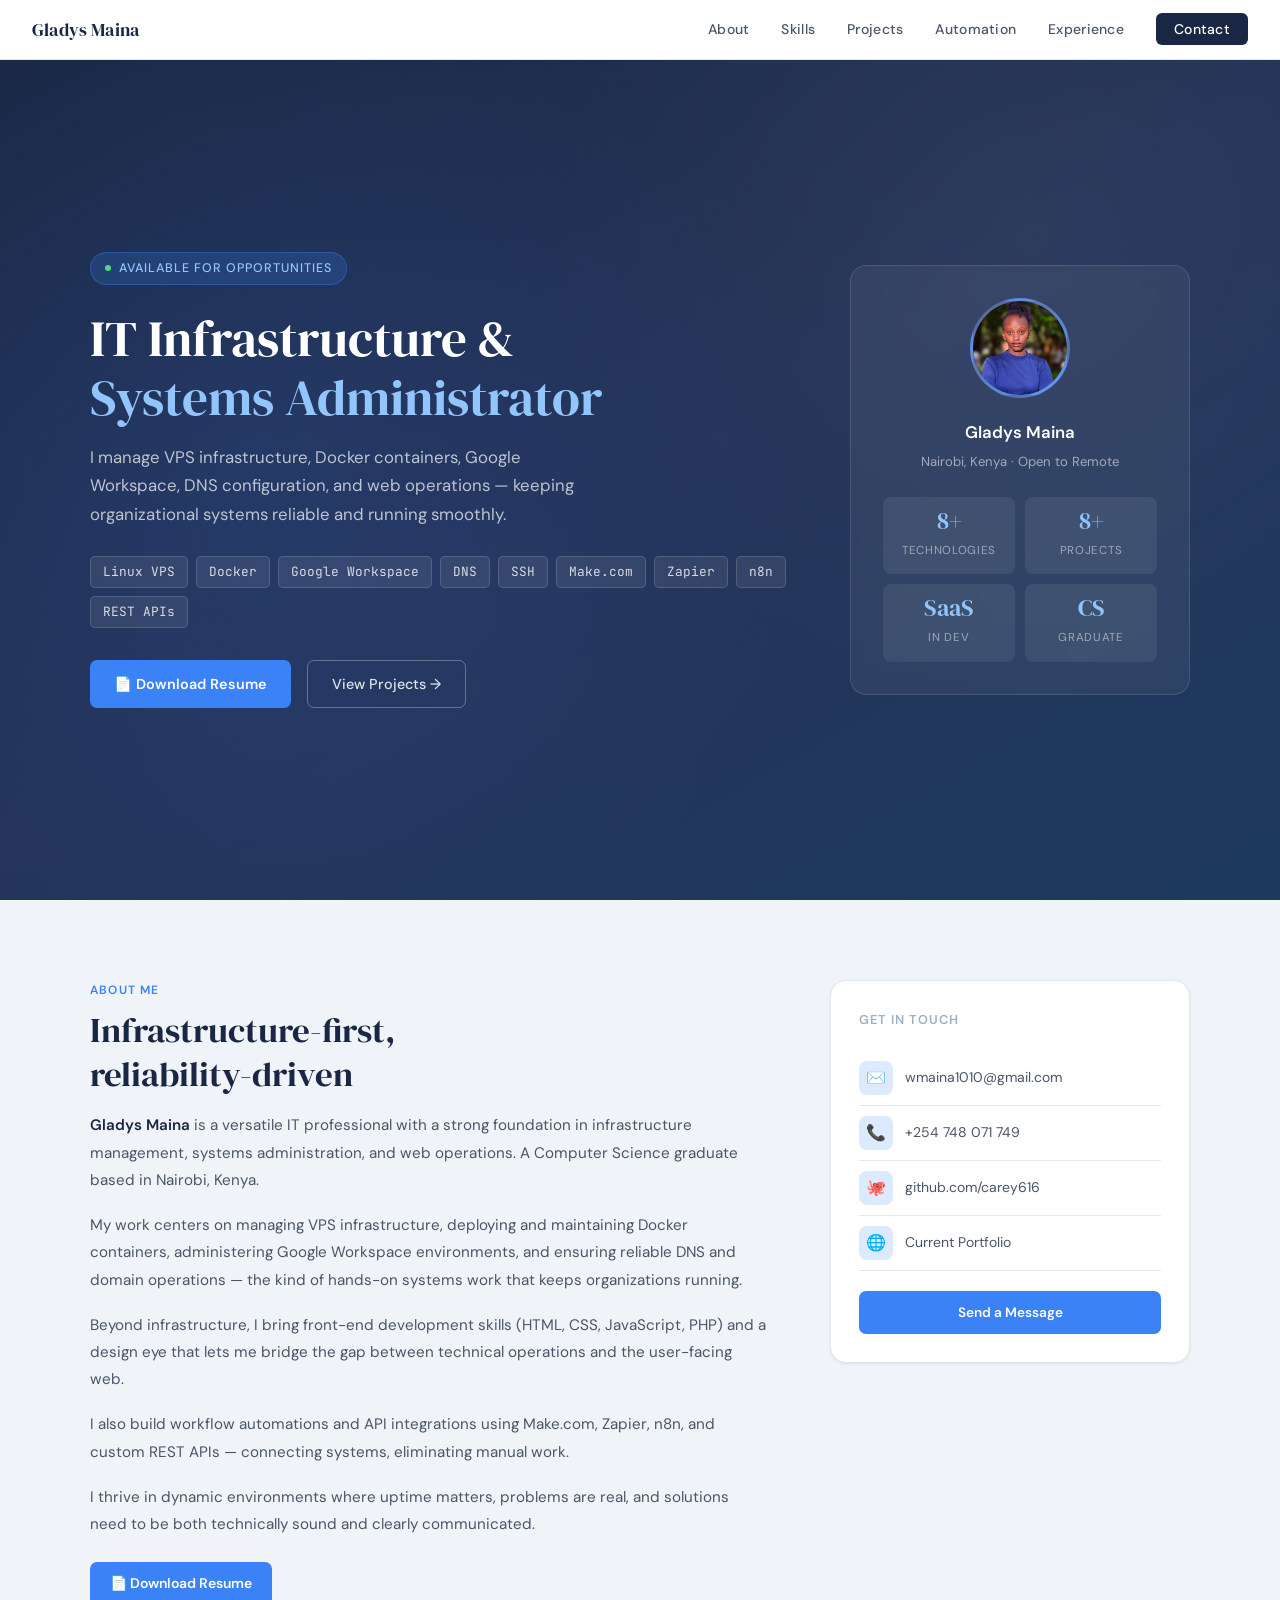
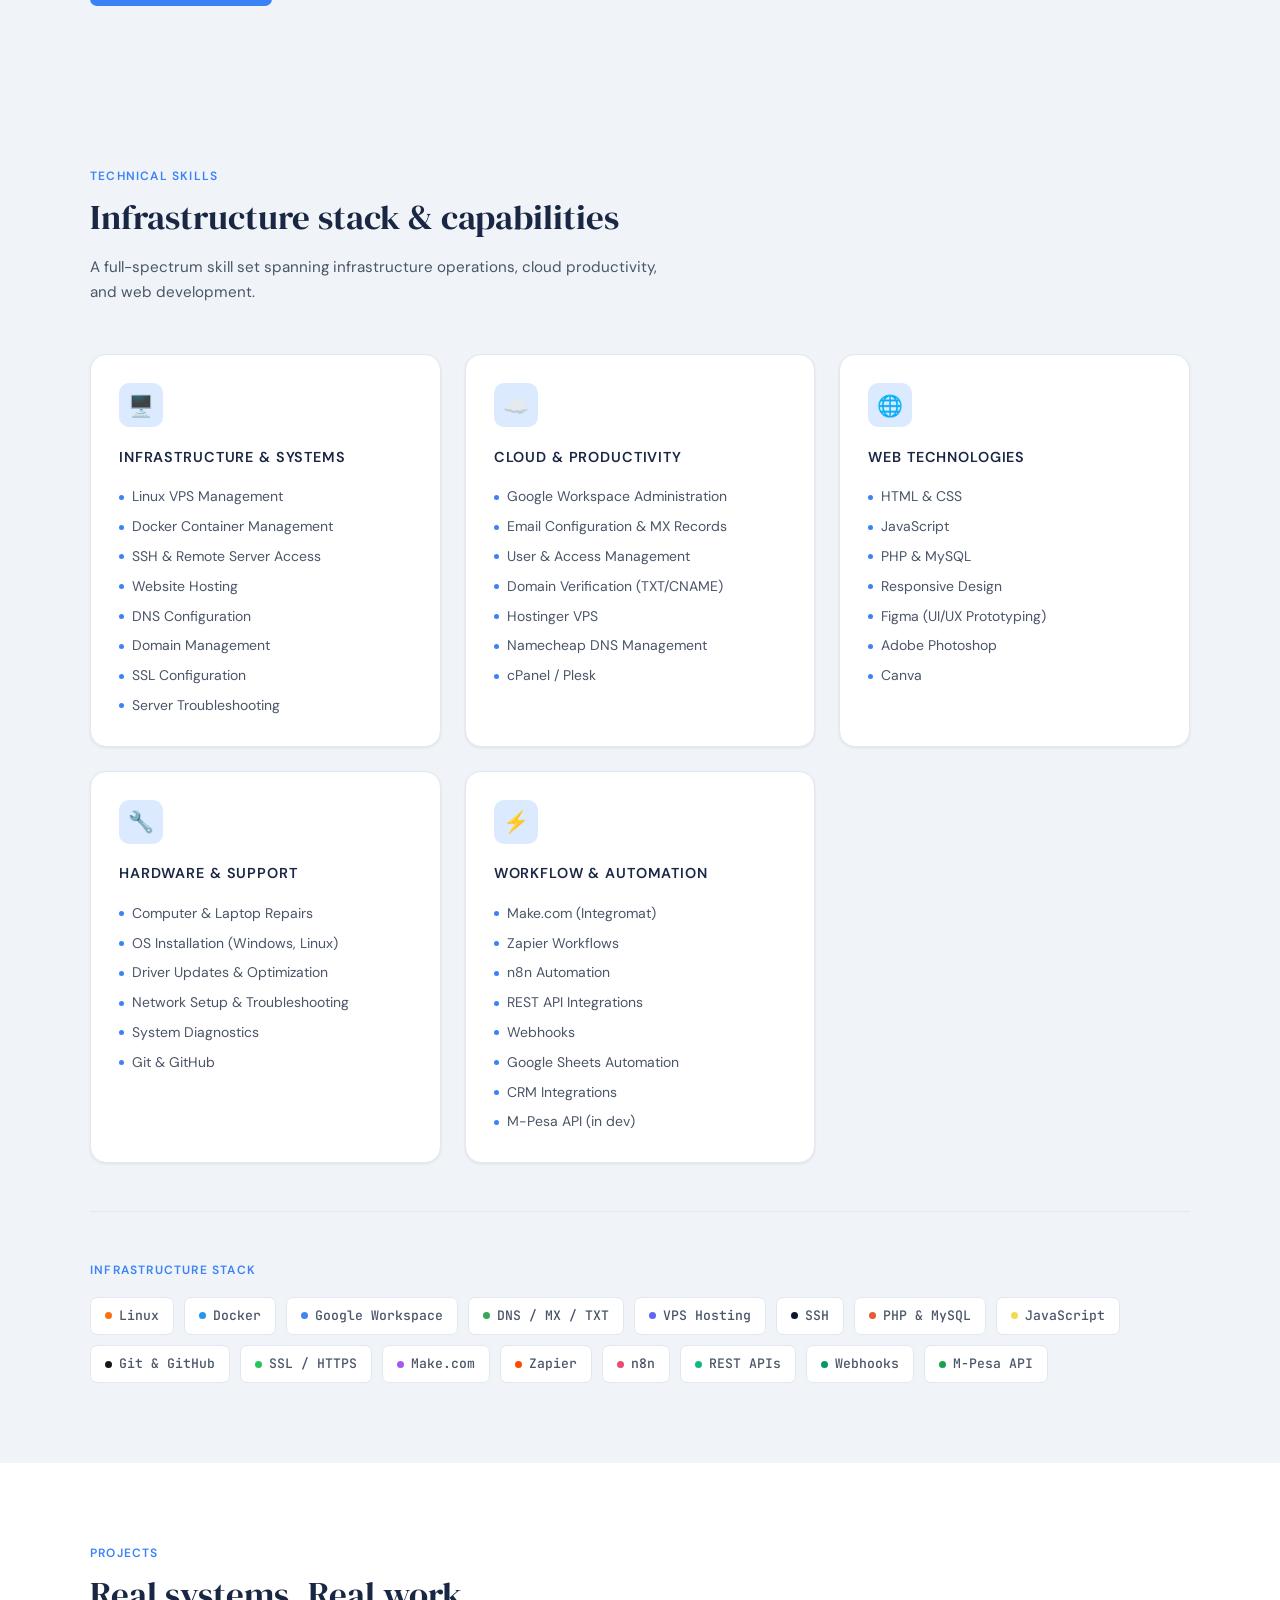
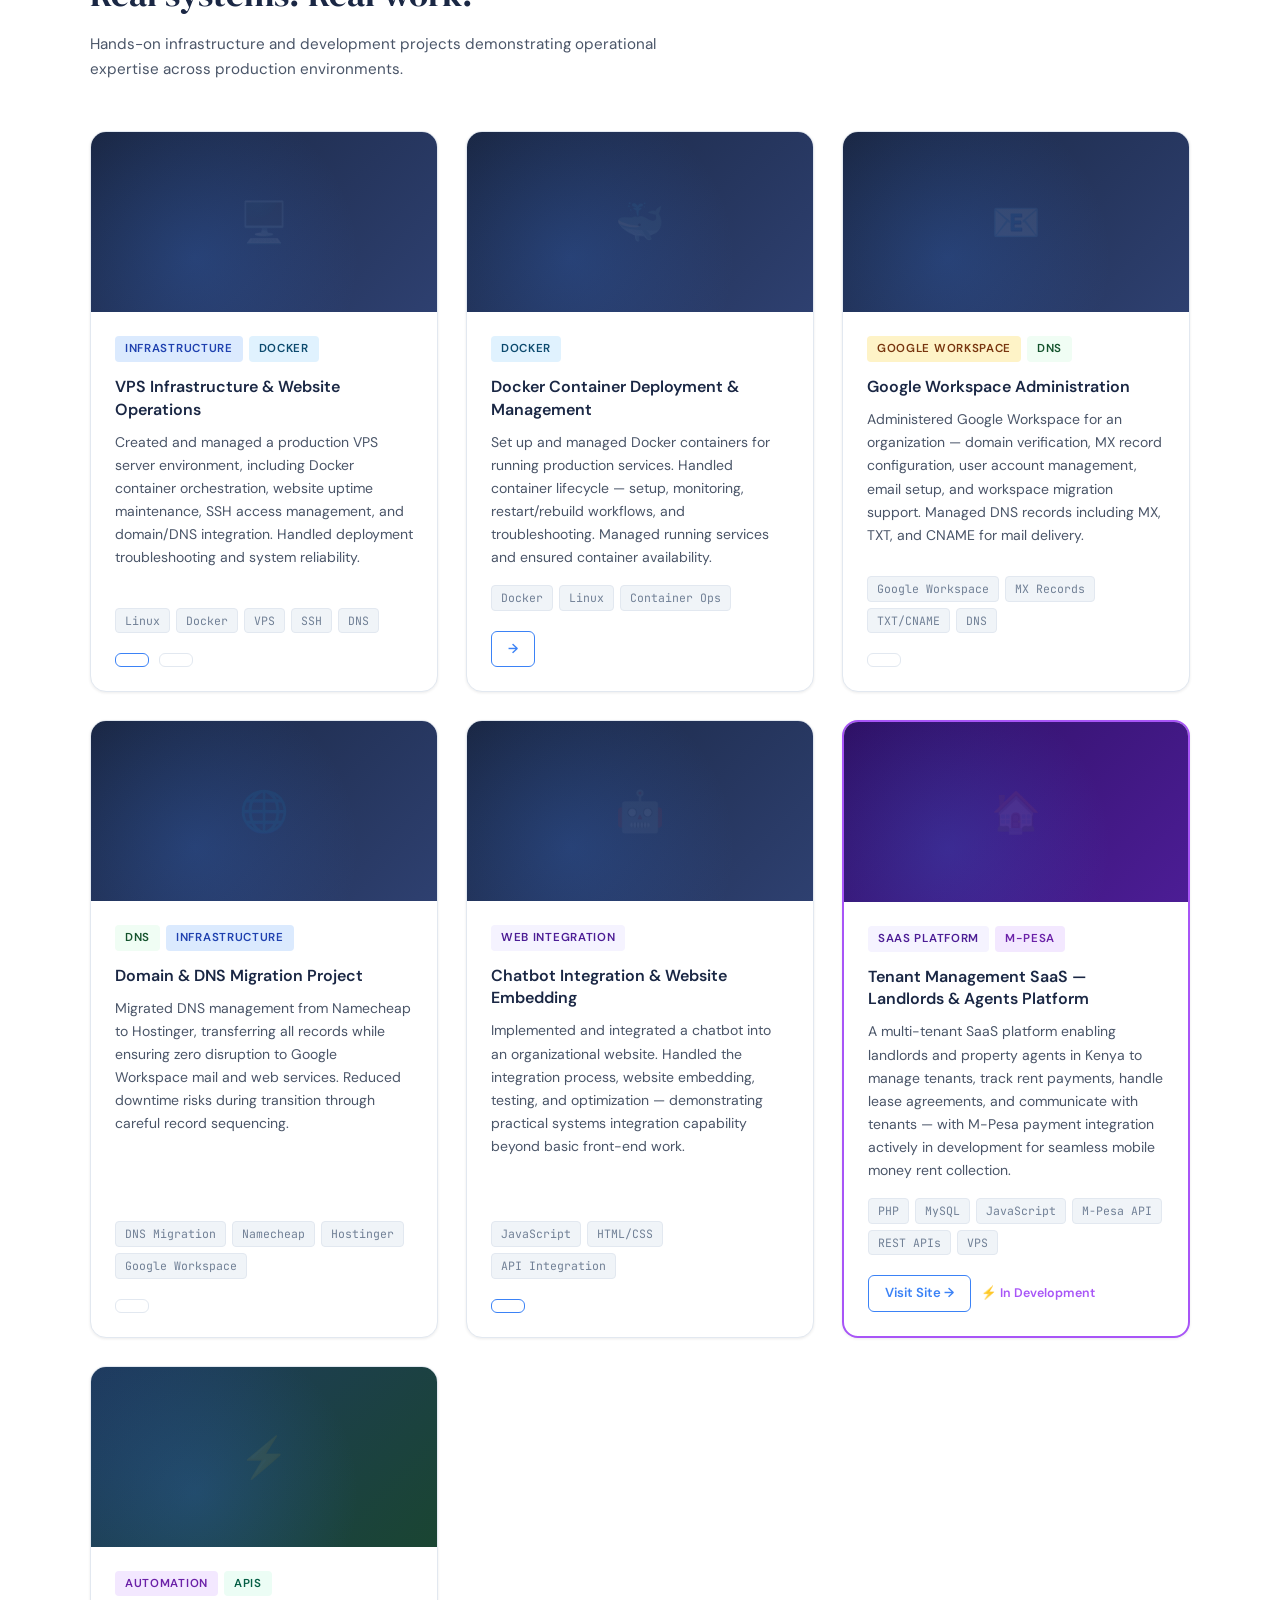
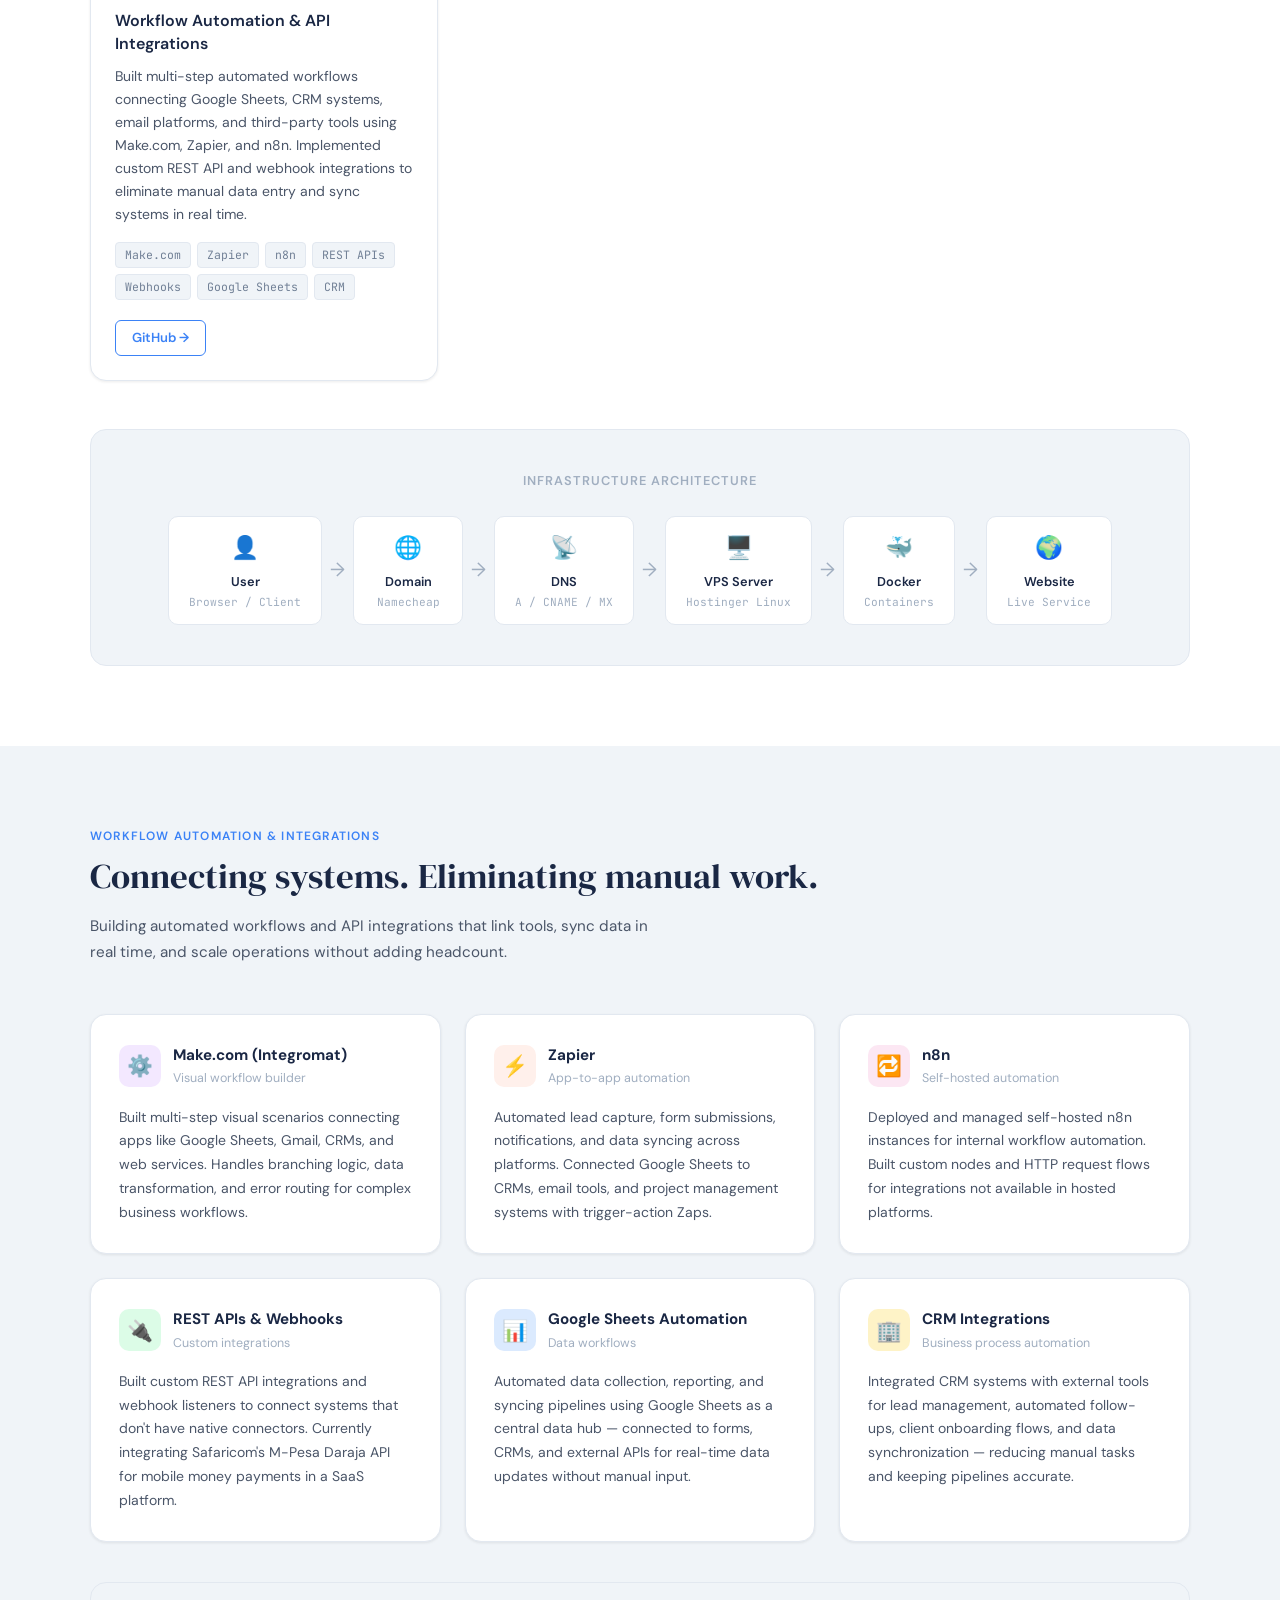
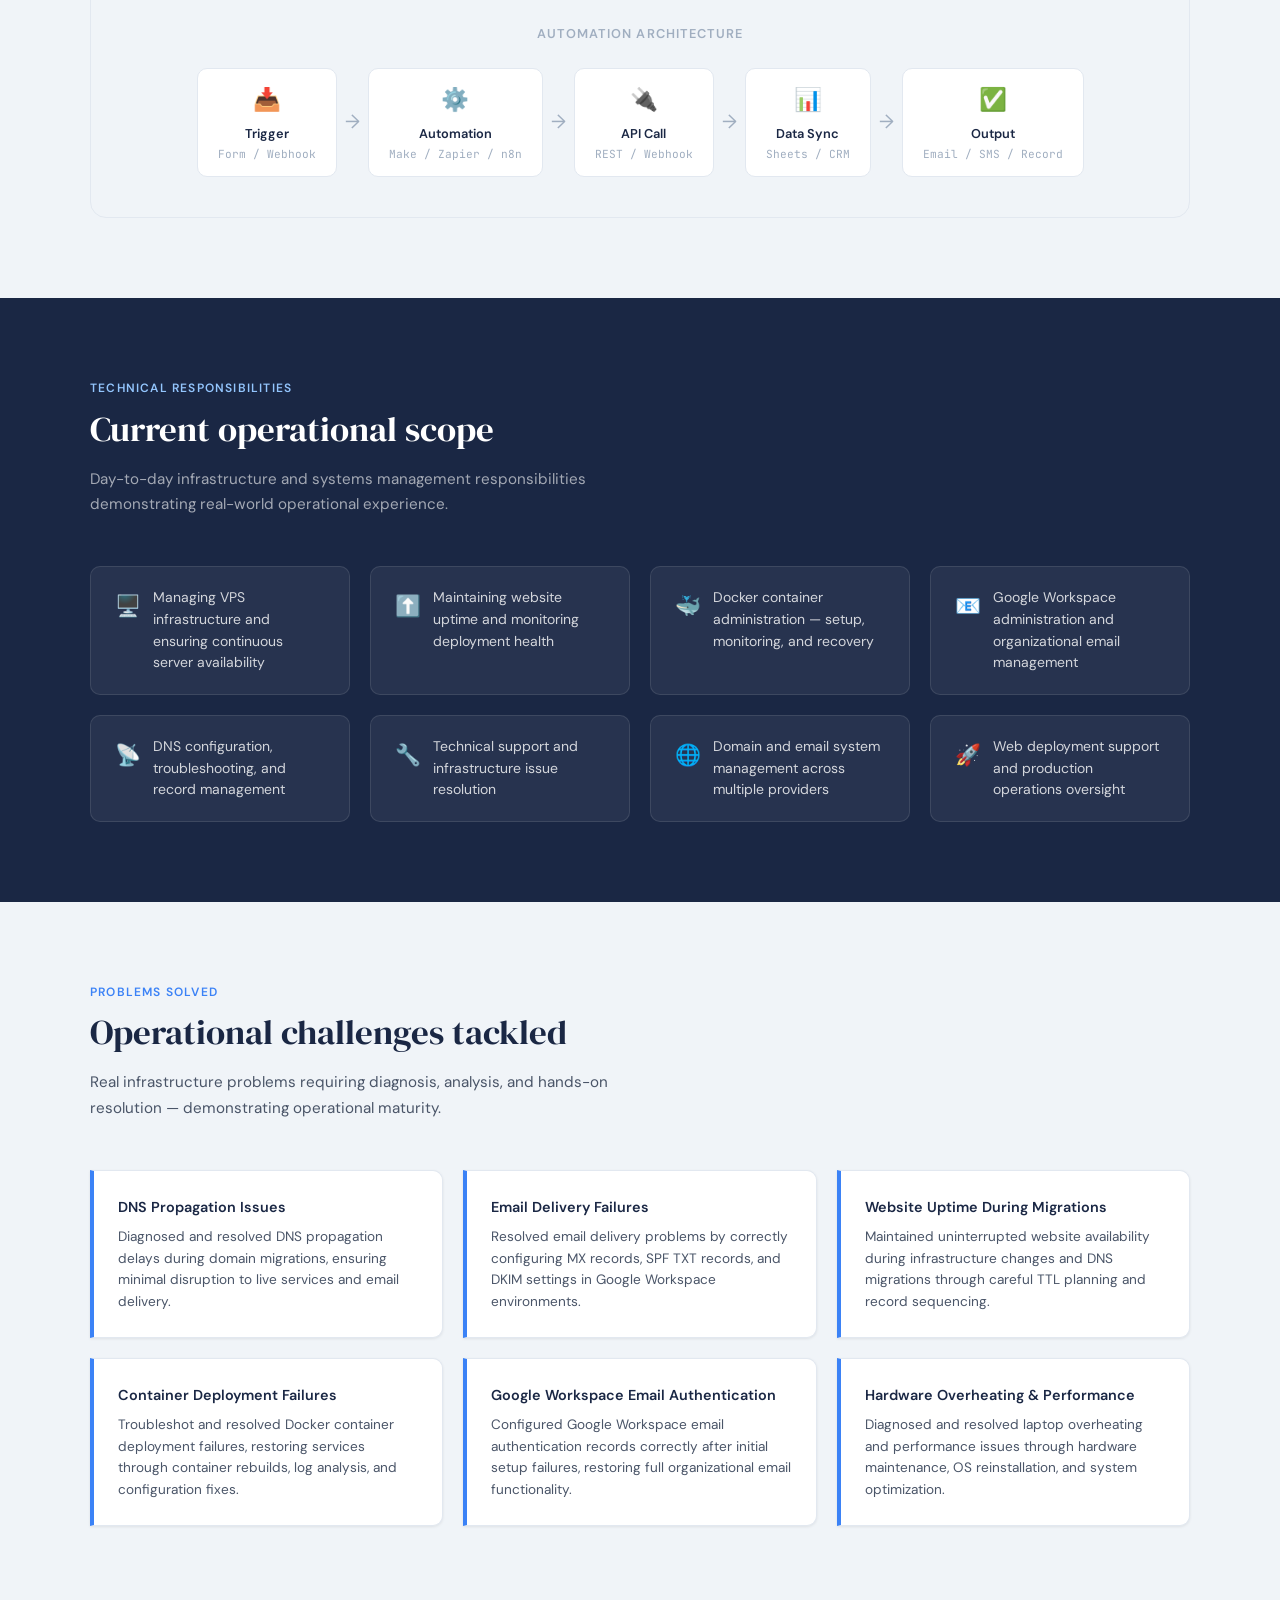
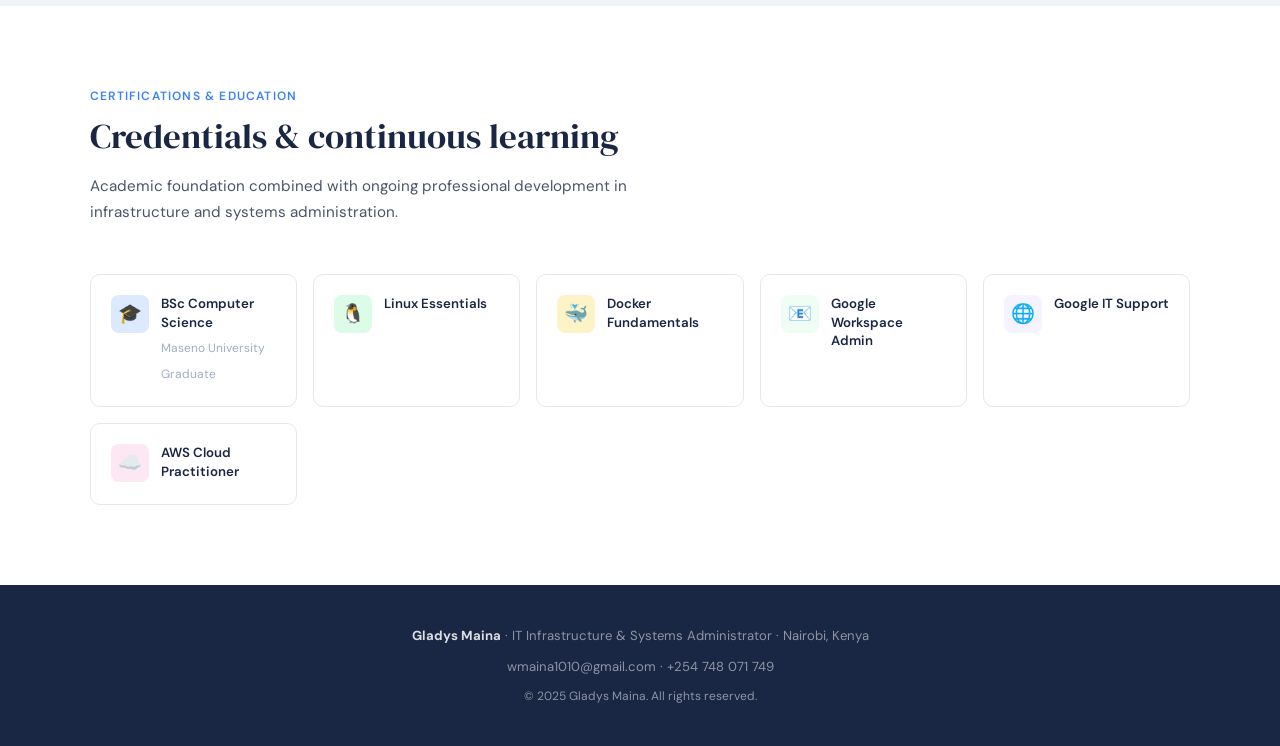
<file: index.html>
<!DOCTYPE html>
<html lang="en">
<head>
<meta charset="UTF-8">
<meta name="viewport" content="width=device-width, initial-scale=1.0">
<meta name="description" content="Gladys Maina – IT Support & Systems Administrator specializing in VPS infrastructure, Docker, Google Workspace, DNS, web operations, and workflow automation.">
<meta property="og:title" content="Gladys Maina | IT Infrastructure & Systems Administrator">
<meta property="og:description" content="IT professional managing VPS infrastructure, Docker containers, Google Workspace, DNS, and building workflow automations with Make.com, Zapier, n8n, and custom APIs.">
<meta property="og:type" content="website">
<title>Gladys Maina | IT Infrastructure & Systems Administrator</title>
<link rel="preconnect" href="https://fonts.googleapis.com">
<link rel="preconnect" href="https://fonts.gstatic.com" crossorigin>
<link href="https://fonts.googleapis.com/css2?family=DM+Serif+Display&family=DM+Sans:wght@300;400;500;600&family=JetBrains+Mono:wght@400;500&display=swap" rel="stylesheet">
<style>
  *, *::before, *::after { box-sizing: border-box; margin: 0; padding: 0; }

  :root {
    --navy: #1a2744;
    --navy-mid: #243358;
    --navy-light: #2e4070;
    --slate: #4a5568;
    --slate-light: #718096;
    --silver: #a0aec0;
    --fog: #e2e8f0;
    --mist: #f0f4f8;
    --white: #ffffff;
    --accent: #3b82f6;
    --accent-soft: #dbeafe;
    --accent-dim: #93c5fd;
    --green-soft: #d1fae5;
    --green-text: #065f46;
    --amber-soft: #fef3c7;
    --amber-text: #92400e;
    --red-soft: #fee2e2;
    --red-text: #991b1b;
    --shadow-sm: 0 1px 3px rgba(0,0,0,0.08);
    --shadow-md: 0 4px 16px rgba(0,0,0,0.1);
    --radius: 10px;
    --radius-lg: 16px;
  }

  html { scroll-behavior: smooth; }

  body {
    font-family: 'DM Sans', sans-serif;
    color: var(--navy);
    background: var(--white);
    line-height: 1.7;
    font-size: 15px;
  }

  /* NAV */
  nav {
    position: sticky;
    top: 0;
    z-index: 100;
    background: rgba(255,255,255,0.95);
    backdrop-filter: blur(8px);
    border-bottom: 1px solid var(--fog);
    padding: 0 2rem;
    display: flex;
    align-items: center;
    justify-content: space-between;
    height: 60px;
  }

  .nav-logo {
    font-family: 'DM Serif Display', serif;
    font-size: 1.15rem;
    color: var(--navy);
    letter-spacing: 0.01em;
  }

  .nav-links {
    display: flex;
    gap: 2rem;
    list-style: none;
  }

  .nav-links a {
    text-decoration: none;
    color: var(--slate);
    font-size: 0.875rem;
    font-weight: 500;
    letter-spacing: 0.02em;
    transition: color 0.2s;
  }

  .nav-links a:hover { color: var(--navy); }

  .nav-cta {
    background: var(--navy);
    color: var(--white) !important;
    padding: 7px 18px;
    border-radius: 6px;
    transition: background 0.2s !important;
  }

  .nav-cta:hover { background: var(--navy-light) !important; color: var(--white) !important; }

  /* HERO */
  .hero {
    min-height: calc(100vh - 60px);
    display: flex;
    align-items: center;
    background: linear-gradient(150deg, var(--navy) 0%, var(--navy-mid) 50%, #1e3a5f 100%);
    position: relative;
    overflow: hidden;
    padding: 4rem 2rem;
  }

  .hero::before {
    content: '';
    position: absolute;
    inset: 0;
    background-image:
      radial-gradient(circle at 20% 50%, rgba(59,130,246,0.12) 0%, transparent 50%),
      radial-gradient(circle at 80% 20%, rgba(255,255,255,0.04) 0%, transparent 40%);
  }

  .hero-grid {
    max-width: 1100px;
    margin: 0 auto;
    display: grid;
    grid-template-columns: 1fr 340px;
    gap: 4rem;
    align-items: center;
    position: relative;
    z-index: 1;
    width: 100%;
  }

  .hero-badge {
    display: inline-flex;
    align-items: center;
    gap: 8px;
    background: rgba(59,130,246,0.2);
    border: 1px solid rgba(59,130,246,0.35);
    color: #93c5fd;
    font-size: 0.78rem;
    font-weight: 500;
    letter-spacing: 0.08em;
    text-transform: uppercase;
    padding: 5px 14px;
    border-radius: 100px;
    margin-bottom: 1.5rem;
  }

  .hero-badge::before {
    content: '';
    width: 6px;
    height: 6px;
    background: #4ade80;
    border-radius: 50%;
    flex-shrink: 0;
  }

  .hero h1 {
    font-family: 'DM Serif Display', serif;
    font-size: clamp(2.2rem, 4vw, 3.2rem);
    color: var(--white);
    line-height: 1.15;
    margin-bottom: 1rem;
    font-weight: 400;
  }

  .hero h1 span {
    color: #93c5fd;
  }

  .hero-sub {
    font-size: 1.05rem;
    color: rgba(255,255,255,0.7);
    margin-bottom: 1.75rem;
    max-width: 520px;
    line-height: 1.7;
  }

  .hero-tags {
    display: flex;
    flex-wrap: wrap;
    gap: 8px;
    margin-bottom: 2rem;
  }

  .tag {
    background: rgba(255,255,255,0.08);
    border: 1px solid rgba(255,255,255,0.15);
    color: rgba(255,255,255,0.8);
    font-size: 0.8rem;
    font-family: 'JetBrains Mono', monospace;
    padding: 4px 12px;
    border-radius: 5px;
  }

  .hero-actions {
    display: flex;
    gap: 1rem;
    flex-wrap: wrap;
  }

  .btn-primary {
    background: var(--accent);
    color: var(--white);
    text-decoration: none;
    padding: 11px 24px;
    border-radius: 7px;
    font-weight: 600;
    font-size: 0.9rem;
    transition: background 0.2s, transform 0.1s;
    display: inline-flex;
    align-items: center;
    gap: 8px;
  }

  .btn-primary:hover { background: #2563eb; transform: translateY(-1px); }

  .btn-ghost {
    border: 1px solid rgba(255,255,255,0.3);
    color: rgba(255,255,255,0.85);
    text-decoration: none;
    padding: 11px 24px;
    border-radius: 7px;
    font-weight: 500;
    font-size: 0.9rem;
    transition: border-color 0.2s, background 0.2s;
    display: inline-flex;
    align-items: center;
    gap: 8px;
  }

  .btn-ghost:hover { border-color: rgba(255,255,255,0.6); background: rgba(255,255,255,0.06); }

  .hero-card {
    background: rgba(255,255,255,0.06);
    border: 1px solid rgba(255,255,255,0.12);
    border-radius: var(--radius-lg);
    padding: 2rem;
    backdrop-filter: blur(4px);
  }

  .avatar-placeholder {
    width: 100px;
    height: 100px;
    border-radius: 50%;
    background: linear-gradient(135deg, #2e4070, #3b82f6);
    margin: 0 auto 1.25rem;
    display: flex;
    align-items: center;
    justify-content: center;
    font-family: 'DM Serif Display', serif;
    font-size: 2.2rem;
    color: white;
    border: 3px solid rgba(255,255,255,0.2);
    overflow: hidden;
  }

  .avatar-placeholder img {
    width: 100%;
    height: 100%;
    object-fit: cover;
    border-radius: 50%;
  }

  .hero-card-name {
    text-align: center;
    color: white;
    font-weight: 600;
    font-size: 1.05rem;
    margin-bottom: 4px;
  }

  .hero-card-role {
    text-align: center;
    color: rgba(255,255,255,0.55);
    font-size: 0.82rem;
    margin-bottom: 1.5rem;
  }

  .stat-row {
    display: grid;
    grid-template-columns: 1fr 1fr;
    gap: 10px;
  }

  .stat-box {
    background: rgba(255,255,255,0.07);
    border-radius: 8px;
    padding: 12px;
    text-align: center;
  }

  .stat-num {
    font-family: 'DM Serif Display', serif;
    font-size: 1.5rem;
    color: #93c5fd;
    display: block;
    line-height: 1;
    margin-bottom: 4px;
  }

  .stat-label {
    font-size: 0.72rem;
    color: rgba(255,255,255,0.5);
    text-transform: uppercase;
    letter-spacing: 0.06em;
  }

  /* SECTIONS */
  section {
    padding: 5rem 2rem;
  }

  .section-inner {
    max-width: 1100px;
    margin: 0 auto;
  }

  .section-label {
    font-size: 0.75rem;
    font-weight: 600;
    letter-spacing: 0.1em;
    text-transform: uppercase;
    color: var(--accent);
    margin-bottom: 0.5rem;
  }

  .section-title {
    font-family: 'DM Serif Display', serif;
    font-size: clamp(1.6rem, 3vw, 2.2rem);
    color: var(--navy);
    font-weight: 400;
    margin-bottom: 1rem;
    line-height: 1.25;
  }

  .section-desc {
    color: var(--slate);
    max-width: 580px;
    margin-bottom: 3rem;
    font-size: 0.95rem;
  }

  /* SKILLS */
  #skills { background: var(--mist); }

  .skills-grid {
    display: grid;
    grid-template-columns: repeat(auto-fit, minmax(260px, 1fr));
    gap: 1.5rem;
  }

  .skill-card {
    background: var(--white);
    border: 1px solid var(--fog);
    border-radius: var(--radius-lg);
    padding: 1.75rem;
    box-shadow: var(--shadow-sm);
  }

  .skill-card-icon {
    width: 44px;
    height: 44px;
    border-radius: 10px;
    background: var(--accent-soft);
    display: flex;
    align-items: center;
    justify-content: center;
    margin-bottom: 1.1rem;
    font-size: 1.3rem;
  }

  .skill-card h3 {
    font-size: 0.9rem;
    font-weight: 600;
    color: var(--navy);
    margin-bottom: 1rem;
    text-transform: uppercase;
    letter-spacing: 0.06em;
  }

  .skill-list {
    list-style: none;
    display: flex;
    flex-direction: column;
    gap: 6px;
  }

  .skill-list li {
    font-size: 0.875rem;
    color: var(--slate);
    display: flex;
    align-items: center;
    gap: 8px;
  }

  .skill-list li::before {
    content: '';
    width: 5px;
    height: 5px;
    border-radius: 50%;
    background: var(--accent);
    flex-shrink: 0;
  }

  /* STACK BADGES */
  .stack-section {
    margin-top: 3rem;
    padding-top: 3rem;
    border-top: 1px solid var(--fog);
  }

  .stack-grid {
    display: flex;
    flex-wrap: wrap;
    gap: 10px;
    margin-top: 1rem;
  }

  .stack-badge {
    display: flex;
    align-items: center;
    gap: 7px;
    background: var(--white);
    border: 1px solid var(--fog);
    border-radius: 7px;
    padding: 7px 14px;
    font-size: 0.82rem;
    font-weight: 500;
    color: var(--slate);
    font-family: 'JetBrains Mono', monospace;
  }

  .stack-dot {
    width: 7px;
    height: 7px;
    border-radius: 50%;
    flex-shrink: 0;
  }

  /* PROJECTS */
  .projects-grid {
    display: grid;
    grid-template-columns: repeat(auto-fit, minmax(320px, 1fr));
    gap: 1.75rem;
  }

  .project-card {
    border: 1px solid var(--fog);
    border-radius: var(--radius-lg);
    overflow: hidden;
    background: var(--white);
    box-shadow: var(--shadow-sm);
    transition: box-shadow 0.2s, transform 0.2s;
    display: flex;
    flex-direction: column;
  }

  .project-card:hover {
    box-shadow: var(--shadow-md);
    transform: translateY(-3px);
  }

  .project-img {
    height: 180px;
    background: linear-gradient(135deg, var(--navy) 0%, var(--navy-light) 100%);
    display: flex;
    align-items: center;
    justify-content: center;
    color: rgba(255,255,255,0.25);
    font-size: 0.8rem;
    font-weight: 500;
    letter-spacing: 0.05em;
    text-transform: uppercase;
    position: relative;
    overflow: hidden;
  }

  .project-img::after {
    content: '';
    position: absolute;
    inset: 0;
    background-image: radial-gradient(circle at 30% 70%, rgba(59,130,246,0.2) 0%, transparent 60%);
  }

  .project-img-icon {
    font-size: 2.5rem;
    opacity: 0.3;
    z-index: 1;
  }

  .project-body {
    padding: 1.5rem;
    flex: 1;
    display: flex;
    flex-direction: column;
  }

  .project-cats {
    display: flex;
    flex-wrap: wrap;
    gap: 6px;
    margin-bottom: 0.9rem;
  }

  .project-cat {
    font-size: 0.72rem;
    font-weight: 600;
    letter-spacing: 0.06em;
    text-transform: uppercase;
    padding: 3px 10px;
    border-radius: 4px;
  }

  .cat-infra { background: #dbeafe; color: #1e40af; }
  .cat-docker { background: #e0f2fe; color: #0c4a6e; }
  .cat-dns { background: #f0fdf4; color: #14532d; }
  .cat-workspace { background: #fef3c7; color: #78350f; }
  .cat-web { background: #f5f3ff; color: #4c1d95; }
  .cat-design { background: #fce7f3; color: #831843; }

  .project-body h3 {
    font-size: 1rem;
    font-weight: 600;
    color: var(--navy);
    margin-bottom: 0.6rem;
    line-height: 1.4;
  }

  .project-body p {
    font-size: 0.875rem;
    color: var(--slate);
    line-height: 1.65;
    margin-bottom: 1rem;
    flex: 1;
  }

  .project-tech {
    display: flex;
    flex-wrap: wrap;
    gap: 6px;
    margin-bottom: 1.25rem;
  }

  .tech-tag {
    font-size: 0.72rem;
    font-family: 'JetBrains Mono', monospace;
    color: var(--slate-light);
    background: var(--mist);
    border: 1px solid var(--fog);
    padding: 2px 9px;
    border-radius: 4px;
  }

  .project-links {
    display: flex;
    gap: 10px;
  }

  .project-link {
    text-decoration: none;
    font-size: 0.82rem;
    font-weight: 600;
    color: var(--accent);
    border: 1px solid var(--accent);
    padding: 6px 16px;
    border-radius: 6px;
    transition: background 0.2s, color 0.2s;
  }

  .project-link:hover {
    background: var(--accent);
    color: white;
  }

  .project-link.ghost {
    color: var(--slate);
    border-color: var(--fog);
  }

  .project-link.ghost:hover {
    background: var(--fog);
    color: var(--navy);
  }

  /* RESPONSIBILITIES */
  #responsibilities { background: var(--navy); }

  #responsibilities .section-label { color: #93c5fd; }
  #responsibilities .section-title { color: white; }
  #responsibilities .section-desc { color: rgba(255,255,255,0.6); }

  .resp-grid {
    display: grid;
    grid-template-columns: repeat(auto-fit, minmax(230px, 1fr));
    gap: 1.25rem;
  }

  .resp-item {
    background: rgba(255,255,255,0.06);
    border: 1px solid rgba(255,255,255,0.1);
    border-radius: var(--radius);
    padding: 1.25rem 1.5rem;
    display: flex;
    align-items: flex-start;
    gap: 12px;
  }

  .resp-icon {
    font-size: 1.3rem;
    flex-shrink: 0;
    margin-top: 1px;
  }

  .resp-item p {
    font-size: 0.875rem;
    color: rgba(255,255,255,0.8);
    line-height: 1.55;
  }

  /* PROBLEMS SOLVED */
  .problems-grid {
    display: grid;
    grid-template-columns: repeat(auto-fit, minmax(280px, 1fr));
    gap: 1.25rem;
  }

  .problem-card {
    background: var(--white);
    border: 1px solid var(--fog);
    border-left: 4px solid var(--accent);
    border-radius: 0 var(--radius) var(--radius) 0;
    padding: 1.5rem;
    box-shadow: var(--shadow-sm);
  }

  .problem-card h4 {
    font-size: 0.9rem;
    font-weight: 600;
    color: var(--navy);
    margin-bottom: 0.4rem;
  }

  .problem-card p {
    font-size: 0.85rem;
    color: var(--slate);
    line-height: 1.6;
  }

  /* DIAGRAM */
  .diagram-wrapper {
    background: var(--mist);
    border: 1px solid var(--fog);
    border-radius: var(--radius-lg);
    padding: 2.5rem 2rem;
    margin-top: 3rem;
  }

  .diagram-wrapper h3 {
    font-size: 0.8rem;
    font-weight: 600;
    letter-spacing: 0.08em;
    text-transform: uppercase;
    color: var(--silver);
    margin-bottom: 1.5rem;
    text-align: center;
  }

  .arch-flow {
    display: flex;
    align-items: center;
    justify-content: center;
    flex-wrap: wrap;
    gap: 0;
  }

  .arch-node {
    background: var(--white);
    border: 1px solid var(--fog);
    border-radius: var(--radius);
    padding: 12px 20px;
    text-align: center;
    min-width: 110px;
  }

  .arch-node .node-icon { font-size: 1.4rem; margin-bottom: 4px; display: block; }
  .arch-node .node-label { font-size: 0.8rem; font-weight: 600; color: var(--navy); display: block; }
  .arch-node .node-sub { font-size: 0.7rem; color: var(--silver); display: block; font-family: 'JetBrains Mono', monospace; }

  .arch-arrow {
    color: var(--silver);
    font-size: 1.2rem;
    padding: 0 8px;
    flex-shrink: 0;
  }

  /* ABOUT */
  #about { background: var(--mist); }

  .about-grid {
    display: grid;
    grid-template-columns: 1fr 360px;
    gap: 4rem;
    align-items: start;
  }

  .about-text p {
    color: var(--slate);
    font-size: 0.95rem;
    margin-bottom: 1.1rem;
    line-height: 1.8;
  }

  .about-text p strong {
    color: var(--navy);
    font-weight: 600;
  }

  .about-contact {
    background: var(--white);
    border: 1px solid var(--fog);
    border-radius: var(--radius-lg);
    padding: 1.75rem;
    box-shadow: var(--shadow-sm);
  }

  .about-contact h3 {
    font-size: 0.8rem;
    font-weight: 600;
    letter-spacing: 0.08em;
    text-transform: uppercase;
    color: var(--silver);
    margin-bottom: 1.25rem;
  }

  .contact-item {
    display: flex;
    align-items: center;
    gap: 12px;
    padding: 10px 0;
    border-bottom: 1px solid var(--fog);
    text-decoration: none;
    color: var(--slate);
    font-size: 0.875rem;
    transition: color 0.2s;
  }

  .contact-item:last-child { border-bottom: none; }
  .contact-item:hover { color: var(--accent); }

  .contact-icon {
    width: 34px;
    height: 34px;
    background: var(--accent-soft);
    border-radius: 8px;
    display: flex;
    align-items: center;
    justify-content: center;
    flex-shrink: 0;
    font-size: 1rem;
    color: var(--accent);
  }

  /* CERTS */
  .certs-grid {
    display: grid;
    grid-template-columns: repeat(auto-fit, minmax(200px, 1fr));
    gap: 1rem;
  }

  .cert-card {
    border: 1px solid var(--fog);
    border-radius: var(--radius);
    padding: 1.25rem;
    display: flex;
    align-items: flex-start;
    gap: 12px;
    background: var(--white);
  }

  .cert-icon {
    width: 38px;
    height: 38px;
    border-radius: 8px;
    display: flex;
    align-items: center;
    justify-content: center;
    font-size: 1.2rem;
    flex-shrink: 0;
  }

  .cert-card p {
    font-size: 0.83rem;
    font-weight: 600;
    color: var(--navy);
    line-height: 1.4;
    margin-bottom: 3px;
  }

  .cert-card span {
    font-size: 0.75rem;
    color: var(--silver);
  }

  /* FOOTER */
  footer {
    background: var(--navy);
    color: rgba(255,255,255,0.5);
    text-align: center;
    padding: 2.5rem 2rem;
    font-size: 0.82rem;
  }

  footer strong {
    color: rgba(255,255,255,0.85);
  }

  /* MOBILE NAV */
  .mobile-menu-btn {
    display: none;
    background: none;
    border: none;
    font-size: 1.5rem;
    cursor: pointer;
    color: var(--navy);
    padding: 4px;
  }

  /* RESPONSIVE */
  @media (max-width: 768px) {
    .nav-links { display: none; }
    .mobile-menu-btn { display: block; }
    .nav-links.open {
      display: flex;
      flex-direction: column;
      position: absolute;
      top: 60px;
      left: 0;
      right: 0;
      background: white;
      border-bottom: 1px solid var(--fog);
      padding: 1.5rem 2rem;
      gap: 1.25rem;
      box-shadow: var(--shadow-md);
    }
    .hero-grid { grid-template-columns: 1fr; }
    .hero-card { display: none; }
    .about-grid { grid-template-columns: 1fr; }
    .arch-flow { gap: 6px; }
    .arch-arrow { display: none; }
    section { padding: 3.5rem 1.25rem; }
  }

  /* SCROLL ANIMATION */
  .fade-in {
    opacity: 0;
    transform: translateY(24px);
    transition: opacity 0.55s ease, transform 0.55s ease;
  }
  .fade-in.visible {
    opacity: 1;
    transform: none;
  }
</style>
</head>
<body>

<!-- NAV -->
<nav>
  <div class="nav-logo">Gladys Maina</div>
  <ul class="nav-links" id="navLinks">
    <li><a href="#about">About</a></li>
    <li><a href="#skills">Skills</a></li>
    <li><a href="#projects">Projects</a></li>
    <li><a href="#automation">Automation</a></li>
    <li><a href="#responsibilities">Experience</a></li>
    <li><a href="#contact" class="nav-cta">Contact</a></li>
  </ul>
  <button class="mobile-menu-btn" onclick="document.getElementById('navLinks').classList.toggle('open')">☰</button>
</nav>

<!-- HERO -->
<section class="hero" id="home">
  <div class="hero-grid">
    <div>
      <div class="hero-badge">Available for opportunities</div>
      <h1>IT Infrastructure &amp;<br><span>Systems Administrator</span></h1>
      <p class="hero-sub">I manage VPS infrastructure, Docker containers, Google Workspace, DNS configuration, and web operations — keeping organizational systems reliable and running smoothly.</p>
      <div class="hero-tags">
        <span class="tag">Linux VPS</span>
        <span class="tag">Docker</span>
        <span class="tag">Google Workspace</span>
        <span class="tag">DNS</span>
        <span class="tag">SSH</span>
        <span class="tag">Make.com</span>
        <span class="tag">Zapier</span>
        <span class="tag">n8n</span>
        <span class="tag">REST APIs</span>
      </div>
      <div class="hero-actions">
        <a href="https://raw.githubusercontent.com/carey616/MyPORTFOLIO/main/GMainaCV.pdf" class="btn-primary" target="_blank">
          📄 Download Resume
        </a>
        <a href="#projects" class="btn-ghost">View Projects →</a>
      </div>
    </div>
    <div class="hero-card">
      <div class="avatar-placeholder">
        <img src="https://carey616.github.io/MyPORTFOLIO/portraitG.jpg" alt="Gladys Maina" onerror="this.style.display='none'; this.parentElement.innerText='GM';">
      </div>
      <div class="hero-card-name">Gladys Maina</div>
      <div class="hero-card-role">Nairobi, Kenya · Open to Remote</div>
      <div class="stat-row">
        <div class="stat-box">
          <span class="stat-num">8+</span>
          <span class="stat-label">Technologies</span>
        </div>
        <div class="stat-box">
          <span class="stat-num">8+</span>
          <span class="stat-label">Projects</span>
        </div>
        <div class="stat-box">
          <span class="stat-num">SaaS</span>
          <span class="stat-label">In Dev</span>
        </div>
        <div class="stat-box">
          <span class="stat-num">CS</span>
          <span class="stat-label">Graduate</span>
        </div>
      </div>
    </div>
  </div>
</section>

<!-- ABOUT -->
<section id="about">
  <div class="section-inner">
    <div class="about-grid">
      <div class="about-text fade-in">
        <div class="section-label">About Me</div>
        <h2 class="section-title">Infrastructure-first,<br>reliability-driven</h2>
        <p><strong>Gladys Maina</strong> is a versatile IT professional with a strong foundation in infrastructure management, systems administration, and web operations. A Computer Science graduate based in Nairobi, Kenya.</p>
        <p>My work centers on managing VPS infrastructure, deploying and maintaining Docker containers, administering Google Workspace environments, and ensuring reliable DNS and domain operations — the kind of hands-on systems work that keeps organizations running.</p>
        <p>Beyond infrastructure, I bring front-end development skills (HTML, CSS, JavaScript, PHP) and a design eye that lets me bridge the gap between technical operations and the user-facing web.</p>
        <p>I also build workflow automations and API integrations using Make.com, Zapier, n8n, and custom REST APIs — connecting systems, eliminating manual work.</p>
        <p>I thrive in dynamic environments where uptime matters, problems are real, and solutions need to be both technically sound and clearly communicated.</p>
        <div style="margin-top:1.5rem;">
          <a href="https://raw.githubusercontent.com/carey616/MyPORTFOLIO/main/GMainaCV.pdf" class="btn-primary" target="_blank" style="display:inline-flex; font-size:0.875rem; padding:10px 20px;">📄 Download Resume</a>
        </div>
      </div>
      <div class="about-contact fade-in" id="contact">
        <h3>Get in touch</h3>
        <a href="mailto:wmaina1010@gmail.com" class="contact-item">
          <span class="contact-icon">✉️</span>
          wmaina1010@gmail.com
        </a>
        <a href="tel:+254748071749" class="contact-item">
          <span class="contact-icon">📞</span>
          +254 748 071 749
        </a>
        <a href="https://github.com/carey616" target="_blank" class="contact-item">
          <span class="contact-icon">🐙</span>
          github.com/carey616
        </a>
        <a href="https://carey616.github.io/MyPORTFOLIO/" target="_blank" class="contact-item">
          <span class="contact-icon">🌐</span>
          Current Portfolio
        </a>
        <div style="margin-top:1.25rem;">
          <a href="mailto:wmaina1010@gmail.com" class="btn-primary" style="width:100%; justify-content:center; font-size:0.85rem; padding:10px;">Send a Message</a>
        </div>
      </div>
    </div>
  </div>
</section>

<!-- SKILLS -->
<section id="skills">
  <div class="section-inner">
    <div class="section-label">Technical Skills</div>
    <h2 class="section-title">Infrastructure stack &amp; capabilities</h2>
    <p class="section-desc">A full-spectrum skill set spanning infrastructure operations, cloud productivity, and web development.</p>

    <div class="skills-grid fade-in">
      <div class="skill-card">
        <div class="skill-card-icon">🖥️</div>
        <h3>Infrastructure &amp; Systems</h3>
        <ul class="skill-list">
          <li>Linux VPS Management</li>
          <li>Docker Container Management</li>
          <li>SSH &amp; Remote Server Access</li>
          <li>Website Hosting</li>
          <li>DNS Configuration</li>
          <li>Domain Management</li>
          <li>SSL Configuration</li>
          <li>Server Troubleshooting</li>
        </ul>
      </div>
      <div class="skill-card">
        <div class="skill-card-icon">☁️</div>
        <h3>Cloud &amp; Productivity</h3>
        <ul class="skill-list">
          <li>Google Workspace Administration</li>
          <li>Email Configuration &amp; MX Records</li>
          <li>User &amp; Access Management</li>
          <li>Domain Verification (TXT/CNAME)</li>
          <li>Hostinger VPS</li>
          <li>Namecheap DNS Management</li>
          <li>cPanel / Plesk</li>
        </ul>
      </div>
      <div class="skill-card">
        <div class="skill-card-icon">🌐</div>
        <h3>Web Technologies</h3>
        <ul class="skill-list">
          <li>HTML &amp; CSS</li>
          <li>JavaScript</li>
          <li>PHP &amp; MySQL</li>
          <li>Responsive Design</li>
          <li>Figma (UI/UX Prototyping)</li>
          <li>Adobe Photoshop</li>
          <li>Canva</li>
        </ul>
      </div>
      <div class="skill-card">
        <div class="skill-card-icon">🔧</div>
        <h3>Hardware &amp; Support</h3>
        <ul class="skill-list">
          <li>Computer &amp; Laptop Repairs</li>
          <li>OS Installation (Windows, Linux)</li>
          <li>Driver Updates &amp; Optimization</li>
          <li>Network Setup &amp; Troubleshooting</li>
          <li>System Diagnostics</li>
          <li>Git &amp; GitHub</li>
        </ul>
      </div>
      <div class="skill-card">
        <div class="skill-card-icon">⚡</div>
        <h3>Workflow &amp; Automation</h3>
        <ul class="skill-list">
          <li>Make.com (Integromat)</li>
          <li>Zapier Workflows</li>
          <li>n8n Automation</li>
          <li>REST API Integrations</li>
          <li>Webhooks</li>
          <li>Google Sheets Automation</li>
          <li>CRM Integrations</li>
          <li>M-Pesa API (in dev)</li>
        </ul>
      </div>
    </div>

    <div class="stack-section fade-in">
      <div class="section-label">Infrastructure Stack</div>
      <div class="stack-grid">
        <span class="stack-badge"><span class="stack-dot" style="background:#f97316;"></span>Linux</span>
        <span class="stack-badge"><span class="stack-dot" style="background:#2496ed;"></span>Docker</span>
        <span class="stack-badge"><span class="stack-dot" style="background:#4285f4;"></span>Google Workspace</span>
        <span class="stack-badge"><span class="stack-dot" style="background:#34a853;"></span>DNS / MX / TXT</span>
        <span class="stack-badge"><span class="stack-dot" style="background:#6366f1;"></span>VPS Hosting</span>
        <span class="stack-badge"><span class="stack-dot" style="background:#0f172a;"></span>SSH</span>
        <span class="stack-badge"><span class="stack-dot" style="background:#e25d33;"></span>PHP &amp; MySQL</span>
        <span class="stack-badge"><span class="stack-dot" style="background:#f0db4f;"></span>JavaScript</span>
        <span class="stack-badge"><span class="stack-dot" style="background:#181717;"></span>Git &amp; GitHub</span>
        <span class="stack-badge"><span class="stack-dot" style="background:#22c55e;"></span>SSL / HTTPS</span>
        <span class="stack-badge"><span class="stack-dot" style="background:#a855f7;"></span>Make.com</span>
        <span class="stack-badge"><span class="stack-dot" style="background:#ff4a00;"></span>Zapier</span>
        <span class="stack-badge"><span class="stack-dot" style="background:#ea4b71;"></span>n8n</span>
        <span class="stack-badge"><span class="stack-dot" style="background:#10b981;"></span>REST APIs</span>
        <span class="stack-badge"><span class="stack-dot" style="background:#059669;"></span>Webhooks</span>
        <span class="stack-badge"><span class="stack-dot" style="background:#16a34a;"></span>M-Pesa API</span>
      </div>
    </div>
  </div>
</section>

<!-- PROJECTS -->
<section id="projects">
  <div class="section-inner">
    <div class="section-label">Projects</div>
    <h2 class="section-title">Real systems. Real work.</h2>
    <p class="section-desc">Hands-on infrastructure and development projects demonstrating operational expertise across production environments.</p>

    <div class="projects-grid fade-in">

      <div class="project-card">
        <div class="project-img">
          <span class="project-img-icon">🖥️</span>
        </div>
        <div class="project-body">
          <div class="project-cats">
            <span class="project-cat cat-infra">Infrastructure</span>
            <span class="project-cat cat-docker">Docker</span>
          </div>
          <h3>VPS Infrastructure &amp; Website Operations</h3>
          <p>Created and managed a production VPS server environment, including Docker container orchestration, website uptime maintenance, SSH access management, and domain/DNS integration. Handled deployment troubleshooting and system reliability.</p>
          <div class="project-tech">
            <span class="tech-tag">Linux</span>
            <span class="tech-tag">Docker</span>
            <span class="tech-tag">VPS</span>
            <span class="tech-tag">SSH</span>
            <span class="tech-tag">DNS</span>
          </div>
          <div class="project-links">
            <a href=" " class="project-link" target="_blank">   </a>
            <a href="#" class="project-link ghost"> </a>
          </div>
        </div>
      </div>

      <div class="project-card">
        <div class="project-img">
          <span class="project-img-icon">🐳</span>
        </div>
        <div class="project-body">
          <div class="project-cats">
            <span class="project-cat cat-docker">Docker</span>
          </div>
          <h3>Docker Container Deployment &amp; Management</h3>
          <p>Set up and managed Docker containers for running production services. Handled container lifecycle — setup, monitoring, restart/rebuild workflows, and troubleshooting. Managed running services and ensured container availability.</p>
          <div class="project-tech">
            <span class="tech-tag">Docker</span>
            <span class="tech-tag">Linux</span>
            <span class="tech-tag">Container Ops</span>
          </div>
          <div class="project-links">
            <a href=" " class="project-link" target="_blank">  →</a>
          </div>
        </div>
      </div>

      <div class="project-card">
        <div class="project-img">
          <span class="project-img-icon">📧</span>
        </div>
        <div class="project-body">
          <div class="project-cats">
            <span class="project-cat cat-workspace">Google Workspace</span>
            <span class="project-cat cat-dns">DNS</span>
          </div>
          <h3>Google Workspace Administration</h3>
          <p>Administered Google Workspace for an organization — domain verification, MX record configuration, user account management, email setup, and workspace migration support. Managed DNS records including MX, TXT, and CNAME for mail delivery.</p>
          <div class="project-tech">
            <span class="tech-tag">Google Workspace</span>
            <span class="tech-tag">MX Records</span>
            <span class="tech-tag">TXT/CNAME</span>
            <span class="tech-tag">DNS</span>
          </div>
          <div class="project-links">
            <a href="#" class="project-link ghost"> </a>
          </div>
        </div>
      </div>

      <div class="project-card">
        <div class="project-img">
          <span class="project-img-icon">🌐</span>
        </div>
        <div class="project-body">
          <div class="project-cats">
            <span class="project-cat cat-dns">DNS</span>
            <span class="project-cat cat-infra">Infrastructure</span>
          </div>
          <h3>Domain &amp; DNS Migration Project</h3>
          <p>Migrated DNS management from Namecheap to Hostinger, transferring all records while ensuring zero disruption to Google Workspace mail and web services. Reduced downtime risks during transition through careful record sequencing.</p>
          <div class="project-tech">
            <span class="tech-tag">DNS Migration</span>
            <span class="tech-tag">Namecheap</span>
            <span class="tech-tag">Hostinger</span>
            <span class="tech-tag">Google Workspace</span>
          </div>
          <div class="project-links">
            <a href="#" class="project-link ghost"> </a>
          </div>
        </div>
      </div>

      <div class="project-card">
        <div class="project-img">
          <span class="project-img-icon">🤖</span>
        </div>
        <div class="project-body">
          <div class="project-cats">
            <span class="project-cat cat-web">Web Integration</span>
          </div>
          <h3>Chatbot Integration &amp; Website Embedding</h3>
          <p>Implemented and integrated a chatbot into an organizational website. Handled the integration process, website embedding, testing, and optimization — demonstrating practical systems integration capability beyond basic front-end work.</p>
          <div class="project-tech">
            <span class="tech-tag">JavaScript</span>
            <span class="tech-tag">HTML/CSS</span>
            <span class="tech-tag">API Integration</span>
          </div>
          <div class="project-links">
            <a href=" " class="project-link" target="_blank"> </a>
          </div>
        </div>
      </div>

      <div class="project-card" style="border: 2px solid #a855f7; position: relative;">
        <div style="position:absolute; top:12px; right:12px; background:#a855f7; color:white; font-size:0.7rem; font-weight:700; padding:3px 10px; border-radius:100px; letter-spacing:0.05em;">🚀 Active SaaS</div>
        <div class="project-img" style="background: linear-gradient(135deg, #2e1065, #4c1d95);">
          <span class="project-img-icon">🏠</span>
        </div>
        <div class="project-body">
          <div class="project-cats">
            <span class="project-cat cat-web">SaaS Platform</span>
            <span class="project-cat" style="background:#f3e8ff;color:#6b21a8;">M-Pesa</span>
          </div>
          <h3>Tenant Management SaaS — Landlords &amp; Agents Platform</h3>
          <p>A multi-tenant SaaS platform enabling landlords and property agents in Kenya to manage tenants, track rent payments, handle lease agreements, and communicate with tenants — with M-Pesa payment integration actively in development for seamless mobile money rent collection.</p>
          <div class="project-tech">
            <span class="tech-tag">PHP</span>
            <span class="tech-tag">MySQL</span>
            <span class="tech-tag">JavaScript</span>
            <span class="tech-tag">M-Pesa API</span>
            <span class="tech-tag">REST APIs</span>
            <span class="tech-tag">VPS</span>
          </div>
          <div class="project-links">
            <a href="https://carey616.github.io/tenantsMS/" class="project-link" target="_blank">Visit Site →</a>
            <span style="font-size:0.78rem; color:#a855f7; font-weight:600; padding:6px 0; display:inline-flex; align-items:center; gap:5px;">⚡ In Development</span>
          </div>
        </div>
      </div>

      <div class="project-card">
        <div class="project-img" style="background: linear-gradient(135deg, #1e3a5f, #1a4532);">
          <span class="project-img-icon">⚡</span>
        </div>
        <div class="project-body">
          <div class="project-cats">
            <span class="project-cat" style="background:#f3e8ff;color:#6b21a8;">Automation</span>
            <span class="project-cat" style="background:#ecfdf5;color:#065f46;">APIs</span>
          </div>
          <h3>Workflow Automation &amp; API Integrations</h3>
          <p>Built multi-step automated workflows connecting Google Sheets, CRM systems, email platforms, and third-party tools using Make.com, Zapier, and n8n. Implemented custom REST API and webhook integrations to eliminate manual data entry and sync systems in real time.</p>
          <div class="project-tech">
            <span class="tech-tag">Make.com</span>
            <span class="tech-tag">Zapier</span>
            <span class="tech-tag">n8n</span>
            <span class="tech-tag">REST APIs</span>
            <span class="tech-tag">Webhooks</span>
            <span class="tech-tag">Google Sheets</span>
            <span class="tech-tag">CRM</span>
          </div>
          <div class="project-links">
            <a href="https://github.com/carey616" class="project-link" target="_blank">GitHub →</a>
          </div>
        </div>
      </div>



    </div>

    <!-- Architecture Diagram -->
    <div class="diagram-wrapper fade-in">
      <h3>Infrastructure Architecture</h3>
      <div class="arch-flow">
        <div class="arch-node">
          <span class="node-icon">👤</span>
          <span class="node-label">User</span>
          <span class="node-sub">Browser / Client</span>
        </div>
        <div class="arch-arrow">→</div>
        <div class="arch-node">
          <span class="node-icon">🌐</span>
          <span class="node-label">Domain</span>
          <span class="node-sub">Namecheap</span>
        </div>
        <div class="arch-arrow">→</div>
        <div class="arch-node">
          <span class="node-icon">📡</span>
          <span class="node-label">DNS</span>
          <span class="node-sub">A / CNAME / MX</span>
        </div>
        <div class="arch-arrow">→</div>
        <div class="arch-node">
          <span class="node-icon">🖥️</span>
          <span class="node-label">VPS Server</span>
          <span class="node-sub">Hostinger Linux</span>
        </div>
        <div class="arch-arrow">→</div>
        <div class="arch-node">
          <span class="node-icon">🐳</span>
          <span class="node-label">Docker</span>
          <span class="node-sub">Containers</span>
        </div>
        <div class="arch-arrow">→</div>
        <div class="arch-node">
          <span class="node-icon">🌍</span>
          <span class="node-label">Website</span>
          <span class="node-sub">Live Service</span>
        </div>
      </div>
    </div>
  </div>
</section>

<!-- WORKFLOW AUTOMATION -->
<section id="automation" style="background: var(--mist);">
  <div class="section-inner">
    <div class="section-label">Workflow Automation &amp; Integrations</div>
    <h2 class="section-title">Connecting systems. Eliminating manual work.</h2>
    <p class="section-desc">Building automated workflows and API integrations that link tools, sync data in real time, and scale operations without adding headcount.</p>

    <div style="display:grid; grid-template-columns: repeat(auto-fit, minmax(300px, 1fr)); gap:1.5rem;" class="fade-in">

      <div style="background:var(--white); border:1px solid var(--fog); border-radius:var(--radius-lg); padding:1.75rem; box-shadow:var(--shadow-sm);">
        <div style="display:flex; align-items:center; gap:12px; margin-bottom:1rem;">
          <div style="width:42px;height:42px;border-radius:10px;background:#f3e8ff;display:flex;align-items:center;justify-content:center;font-size:1.3rem;">⚙️</div>
          <div>
            <div style="font-size:0.95rem;font-weight:700;color:var(--navy);">Make.com (Integromat)</div>
            <div style="font-size:0.78rem;color:var(--silver);">Visual workflow builder</div>
          </div>
        </div>
        <p style="font-size:0.875rem;color:var(--slate);line-height:1.7;">Built multi-step visual scenarios connecting apps like Google Sheets, Gmail, CRMs, and web services. Handles branching logic, data transformation, and error routing for complex business workflows.</p>
      </div>

      <div style="background:var(--white); border:1px solid var(--fog); border-radius:var(--radius-lg); padding:1.75rem; box-shadow:var(--shadow-sm);">
        <div style="display:flex; align-items:center; gap:12px; margin-bottom:1rem;">
          <div style="width:42px;height:42px;border-radius:10px;background:#fff0eb;display:flex;align-items:center;justify-content:center;font-size:1.3rem;">⚡</div>
          <div>
            <div style="font-size:0.95rem;font-weight:700;color:var(--navy);">Zapier</div>
            <div style="font-size:0.78rem;color:var(--silver);">App-to-app automation</div>
          </div>
        </div>
        <p style="font-size:0.875rem;color:var(--slate);line-height:1.7;">Automated lead capture, form submissions, notifications, and data syncing across platforms. Connected Google Sheets to CRMs, email tools, and project management systems with trigger-action Zaps.</p>
      </div>

      <div style="background:var(--white); border:1px solid var(--fog); border-radius:var(--radius-lg); padding:1.75rem; box-shadow:var(--shadow-sm);">
        <div style="display:flex; align-items:center; gap:12px; margin-bottom:1rem;">
          <div style="width:42px;height:42px;border-radius:10px;background:#fce7f3;display:flex;align-items:center;justify-content:center;font-size:1.3rem;">🔁</div>
          <div>
            <div style="font-size:0.95rem;font-weight:700;color:var(--navy);">n8n</div>
            <div style="font-size:0.78rem;color:var(--silver);">Self-hosted automation</div>
          </div>
        </div>
        <p style="font-size:0.875rem;color:var(--slate);line-height:1.7;">Deployed and managed self-hosted n8n instances for internal workflow automation. Built custom nodes and HTTP request flows for integrations not available in hosted platforms.</p>
      </div>

      <div style="background:var(--white); border:1px solid var(--fog); border-radius:var(--radius-lg); padding:1.75rem; box-shadow:var(--shadow-sm);">
        <div style="display:flex; align-items:center; gap:12px; margin-bottom:1rem;">
          <div style="width:42px;height:42px;border-radius:10px;background:#dcfce7;display:flex;align-items:center;justify-content:center;font-size:1.3rem;">🔌</div>
          <div>
            <div style="font-size:0.95rem;font-weight:700;color:var(--navy);">REST APIs &amp; Webhooks</div>
            <div style="font-size:0.78rem;color:var(--silver);">Custom integrations</div>
          </div>
        </div>
        <p style="font-size:0.875rem;color:var(--slate);line-height:1.7;">Built custom REST API integrations and webhook listeners to connect systems that don't have native connectors. Currently integrating Safaricom's M-Pesa Daraja API for mobile money payments in a SaaS platform.</p>
      </div>

      <div style="background:var(--white); border:1px solid var(--fog); border-radius:var(--radius-lg); padding:1.75rem; box-shadow:var(--shadow-sm);">
        <div style="display:flex; align-items:center; gap:12px; margin-bottom:1rem;">
          <div style="width:42px;height:42px;border-radius:10px;background:#dbeafe;display:flex;align-items:center;justify-content:center;font-size:1.3rem;">📊</div>
          <div>
            <div style="font-size:0.95rem;font-weight:700;color:var(--navy);">Google Sheets Automation</div>
            <div style="font-size:0.78rem;color:var(--silver);">Data workflows</div>
          </div>
        </div>
        <p style="font-size:0.875rem;color:var(--slate);line-height:1.7;">Automated data collection, reporting, and syncing pipelines using Google Sheets as a central data hub — connected to forms, CRMs, and external APIs for real-time data updates without manual input.</p>
      </div>

      <div style="background:var(--white); border:1px solid var(--fog); border-radius:var(--radius-lg); padding:1.75rem; box-shadow:var(--shadow-sm);">
        <div style="display:flex; align-items:center; gap:12px; margin-bottom:1rem;">
          <div style="width:42px;height:42px;border-radius:10px;background:#fef3c7;display:flex;align-items:center;justify-content:center;font-size:1.3rem;">🏢</div>
          <div>
            <div style="font-size:0.95rem;font-weight:700;color:var(--navy);">CRM Integrations</div>
            <div style="font-size:0.78rem;color:var(--silver);">Business process automation</div>
          </div>
        </div>
        <p style="font-size:0.875rem;color:var(--slate);line-height:1.7;">Integrated CRM systems with external tools for lead management, automated follow-ups, client onboarding flows, and data synchronization — reducing manual tasks and keeping pipelines accurate.</p>
      </div>

    </div>

    <!-- Automation flow diagram -->
    <div class="diagram-wrapper fade-in" style="margin-top:2.5rem;">
      <h3>Automation Architecture</h3>
      <div class="arch-flow">
        <div class="arch-node">
          <span class="node-icon">📥</span>
          <span class="node-label">Trigger</span>
          <span class="node-sub">Form / Webhook</span>
        </div>
        <div class="arch-arrow">→</div>
        <div class="arch-node">
          <span class="node-icon">⚙️</span>
          <span class="node-label">Automation</span>
          <span class="node-sub">Make / Zapier / n8n</span>
        </div>
        <div class="arch-arrow">→</div>
        <div class="arch-node">
          <span class="node-icon">🔌</span>
          <span class="node-label">API Call</span>
          <span class="node-sub">REST / Webhook</span>
        </div>
        <div class="arch-arrow">→</div>
        <div class="arch-node">
          <span class="node-icon">📊</span>
          <span class="node-label">Data Sync</span>
          <span class="node-sub">Sheets / CRM</span>
        </div>
        <div class="arch-arrow">→</div>
        <div class="arch-node">
          <span class="node-icon">✅</span>
          <span class="node-label">Output</span>
          <span class="node-sub">Email / SMS / Record</span>
        </div>
      </div>
    </div>
  </div>
</section>


<section id="responsibilities">
  <div class="section-inner">
    <div class="section-label">Technical Responsibilities</div>
    <h2 class="section-title">Current operational scope</h2>
    <p class="section-desc">Day-to-day infrastructure and systems management responsibilities demonstrating real-world operational experience.</p>
    <div class="resp-grid fade-in">
      <div class="resp-item">
        <span class="resp-icon">🖥️</span>
        <p>Managing VPS infrastructure and ensuring continuous server availability</p>
      </div>
      <div class="resp-item">
        <span class="resp-icon">⬆️</span>
        <p>Maintaining website uptime and monitoring deployment health</p>
      </div>
      <div class="resp-item">
        <span class="resp-icon">🐳</span>
        <p>Docker container administration — setup, monitoring, and recovery</p>
      </div>
      <div class="resp-item">
        <span class="resp-icon">📧</span>
        <p>Google Workspace administration and organizational email management</p>
      </div>
      <div class="resp-item">
        <span class="resp-icon">📡</span>
        <p>DNS configuration, troubleshooting, and record management</p>
      </div>
      <div class="resp-item">
        <span class="resp-icon">🔧</span>
        <p>Technical support and infrastructure issue resolution</p>
      </div>
      <div class="resp-item">
        <span class="resp-icon">🌐</span>
        <p>Domain and email system management across multiple providers</p>
      </div>
      <div class="resp-item">
        <span class="resp-icon">🚀</span>
        <p>Web deployment support and production operations oversight</p>
      </div>
    </div>
  </div>
</section>

<!-- PROBLEMS SOLVED -->
<section id="problems" style="background: var(--mist);">
  <div class="section-inner">
    <div class="section-label">Problems Solved</div>
    <h2 class="section-title">Operational challenges tackled</h2>
    <p class="section-desc">Real infrastructure problems requiring diagnosis, analysis, and hands-on resolution — demonstrating operational maturity.</p>
    <div class="problems-grid fade-in">
      <div class="problem-card">
        <h4>DNS Propagation Issues</h4>
        <p>Diagnosed and resolved DNS propagation delays during domain migrations, ensuring minimal disruption to live services and email delivery.</p>
      </div>
      <div class="problem-card">
        <h4>Email Delivery Failures</h4>
        <p>Resolved email delivery problems by correctly configuring MX records, SPF TXT records, and DKIM settings in Google Workspace environments.</p>
      </div>
      <div class="problem-card">
        <h4>Website Uptime During Migrations</h4>
        <p>Maintained uninterrupted website availability during infrastructure changes and DNS migrations through careful TTL planning and record sequencing.</p>
      </div>
      <div class="problem-card">
        <h4>Container Deployment Failures</h4>
        <p>Troubleshot and resolved Docker container deployment failures, restoring services through container rebuilds, log analysis, and configuration fixes.</p>
      </div>
      <div class="problem-card">
        <h4>Google Workspace Email Authentication</h4>
        <p>Configured Google Workspace email authentication records correctly after initial setup failures, restoring full organizational email functionality.</p>
      </div>
      <div class="problem-card">
        <h4>Hardware Overheating &amp; Performance</h4>
        <p>Diagnosed and resolved laptop overheating and performance issues through hardware maintenance, OS reinstallation, and system optimization.</p>
      </div>
    </div>
  </div>
</section>

<!-- CERTIFICATIONS -->
<section id="certifications">
  <div class="section-inner">
    <div class="section-label">Certifications &amp; Education</div>
    <h2 class="section-title">Credentials &amp; continuous learning</h2>
    <p class="section-desc">Academic foundation combined with ongoing professional development in infrastructure and systems administration.</p>
    <div class="certs-grid fade-in">
      <div class="cert-card">
        <div class="cert-icon" style="background:#dbeafe;">🎓</div>
        <div>
          <p>BSc Computer Science</p>
          <span>Maseno University Graduate</span>
        </div>
      </div>
      <div class="cert-card">
        <div class="cert-icon" style="background:#dcfce7;">🐧</div>
        <div>
          <p>Linux Essentials</p>
          <span> </span>
        </div>
      </div>
      <div class="cert-card">
        <div class="cert-icon" style="background:#fef3c7;">🐳</div>
        <div>
          <p>Docker Fundamentals</p>
          <span> </span>
        </div>
      </div>
      <div class="cert-card">
        <div class="cert-icon" style="background:#f0fdf4;">📧</div>
        <div>
          <p>Google Workspace Admin</p>
          <span> </span>
        </div>
      </div>
      <div class="cert-card">
        <div class="cert-icon" style="background:#f5f3ff;">🌐</div>
        <div>
          <p>Google IT Support</p>
          <span> </span>
        </div>
      </div>
      <div class="cert-card">
        <div class="cert-icon" style="background:#fce7f3;">☁️</div>
        <div>
          <p>AWS Cloud Practitioner</p>
          <span> </span>
        </div>
      </div>
    </div>
  </div>
</section>

<!-- FOOTER -->
<footer>
  <p><strong>Gladys Maina</strong> · IT Infrastructure &amp; Systems Administrator · Nairobi, Kenya</p>
  <p style="margin-top:8px;">wmaina1010@gmail.com · +254 748 071 749</p>
  <p style="margin-top:8px; font-size:0.75rem;">© 2025 Gladys Maina. All rights reserved.</p>
</footer>

<script>
  const observer = new IntersectionObserver((entries) => {
    entries.forEach(e => { if (e.isIntersecting) e.target.classList.add('visible'); });
  }, { threshold: 0.1 });
  document.querySelectorAll('.fade-in').forEach(el => observer.observe(el));

  document.querySelectorAll('a[href^="#"]').forEach(a => {
    a.addEventListener('click', e => {
      e.preventDefault();
      const target = document.querySelector(a.getAttribute('href'));
      if (target) {
        target.scrollIntoView({ behavior: 'smooth', block: 'start' });
        document.getElementById('navLinks').classList.remove('open');
      }
    });
  });
</script>
</body>
</html>
</file>
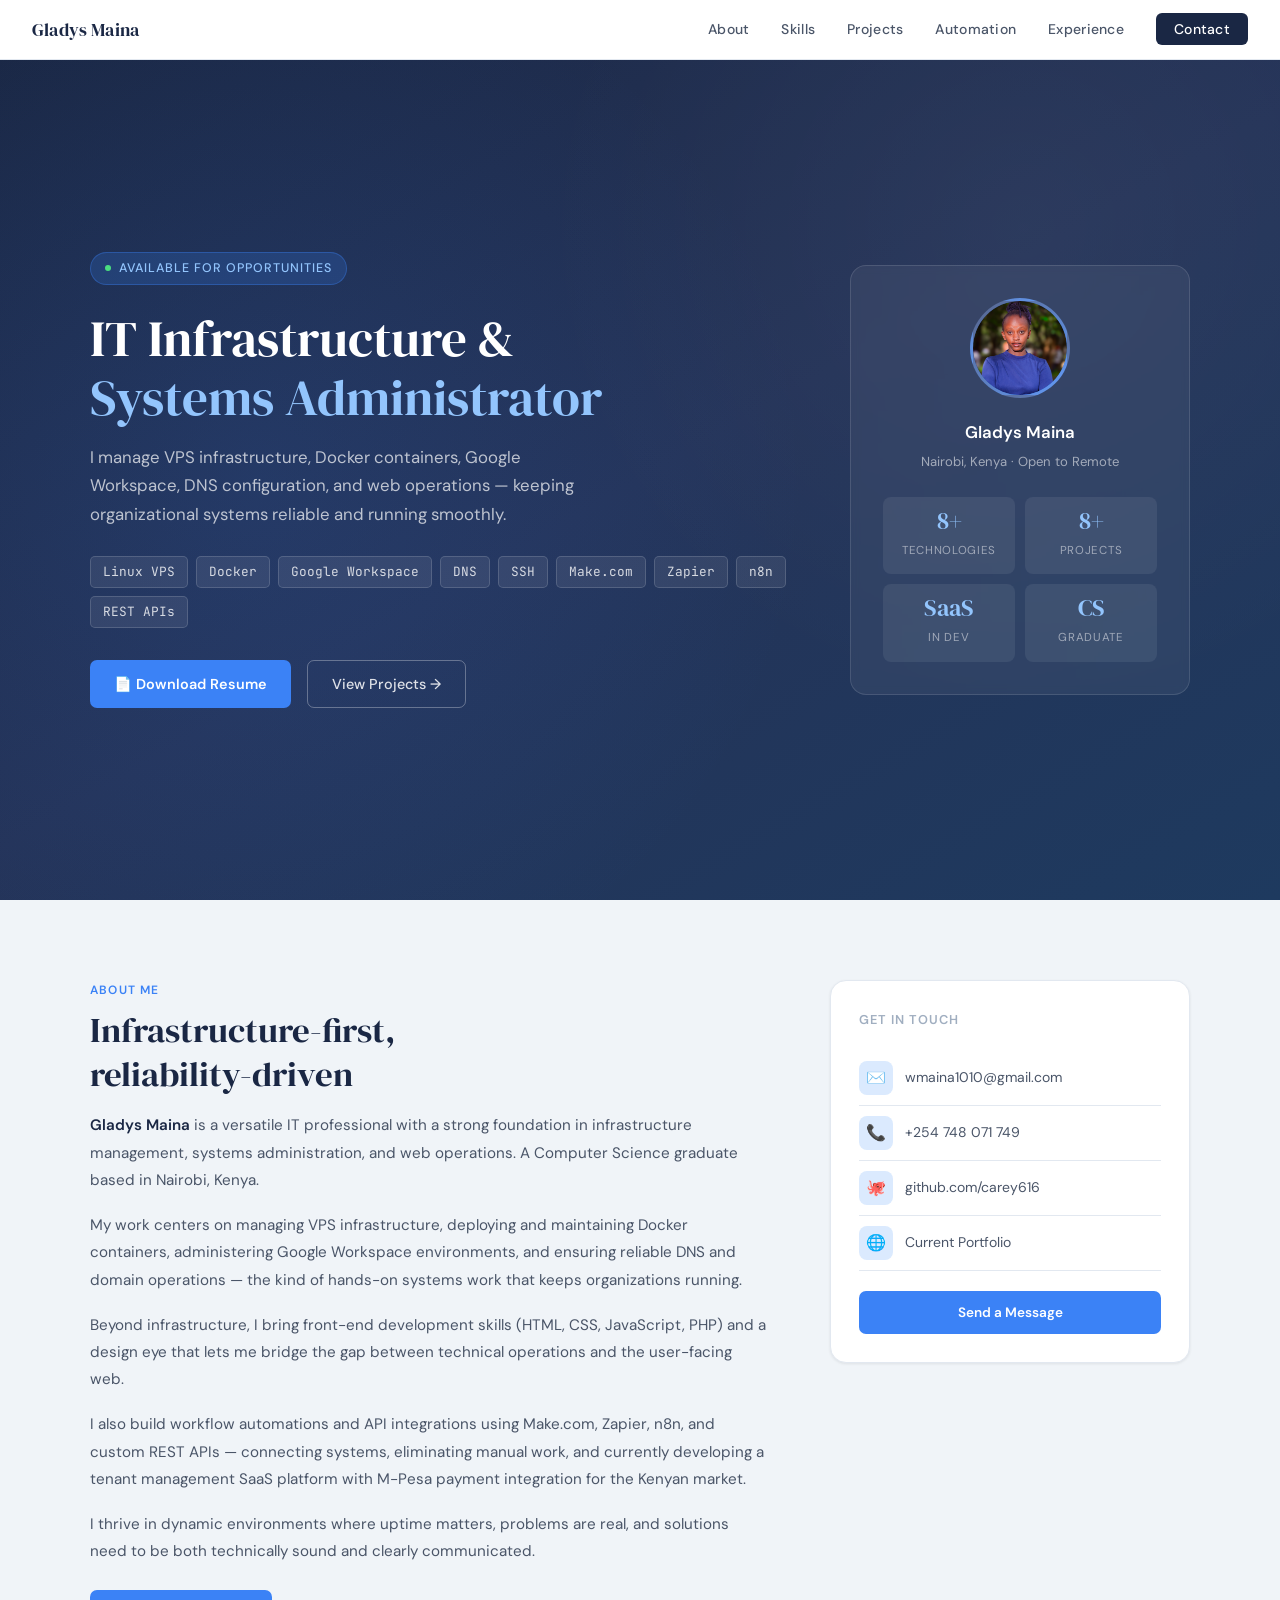
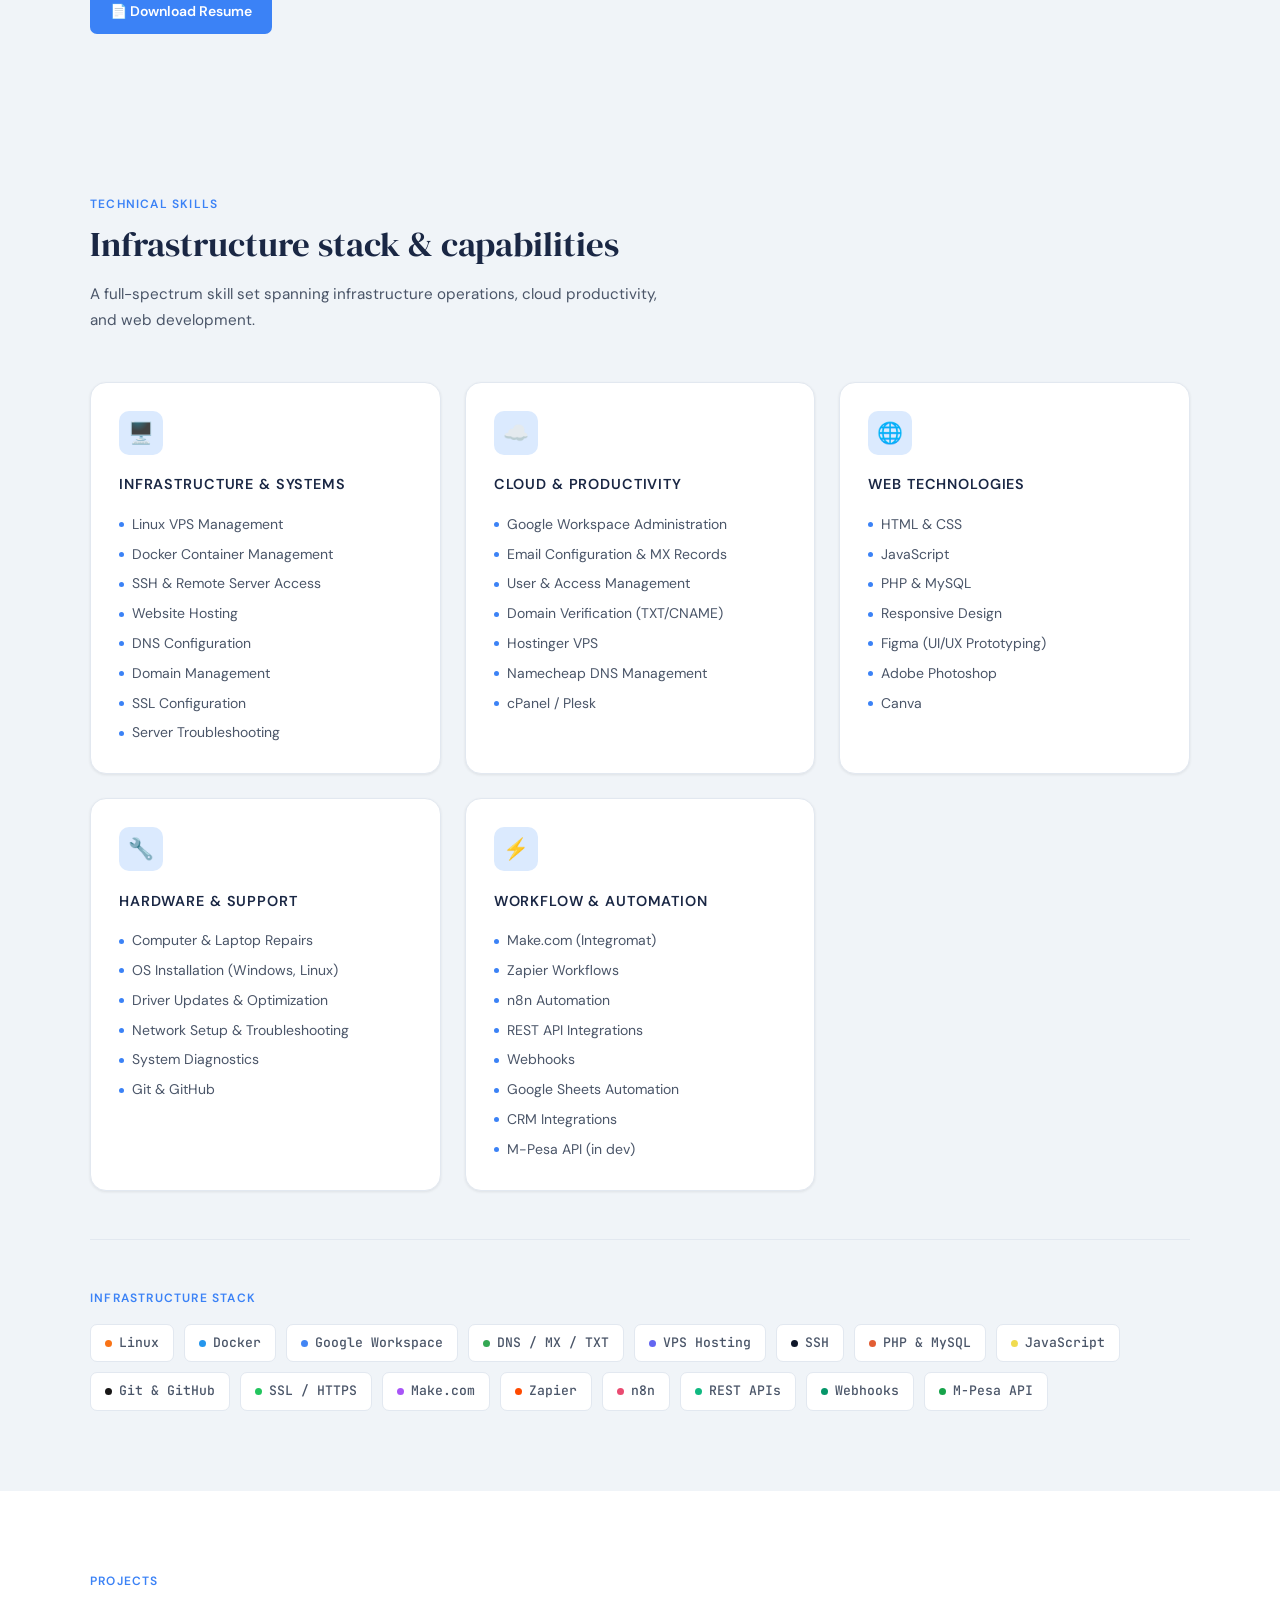
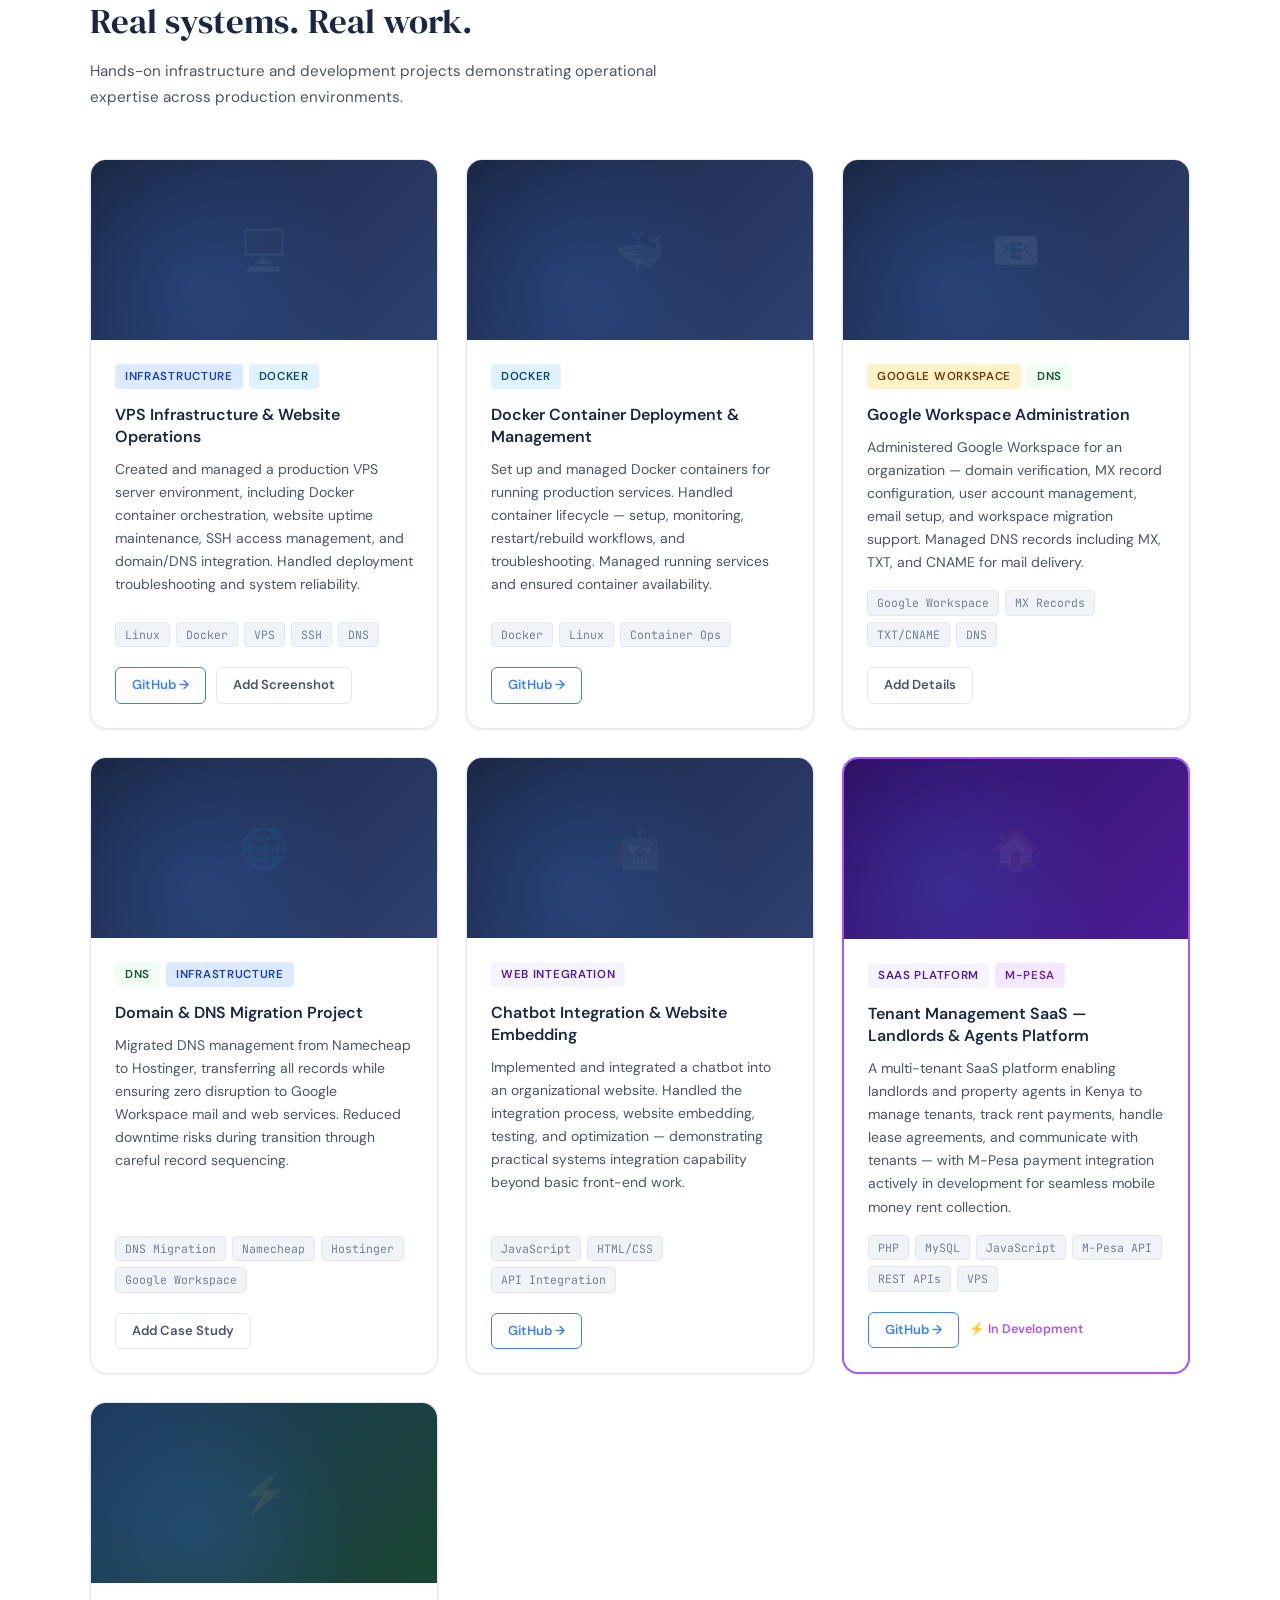
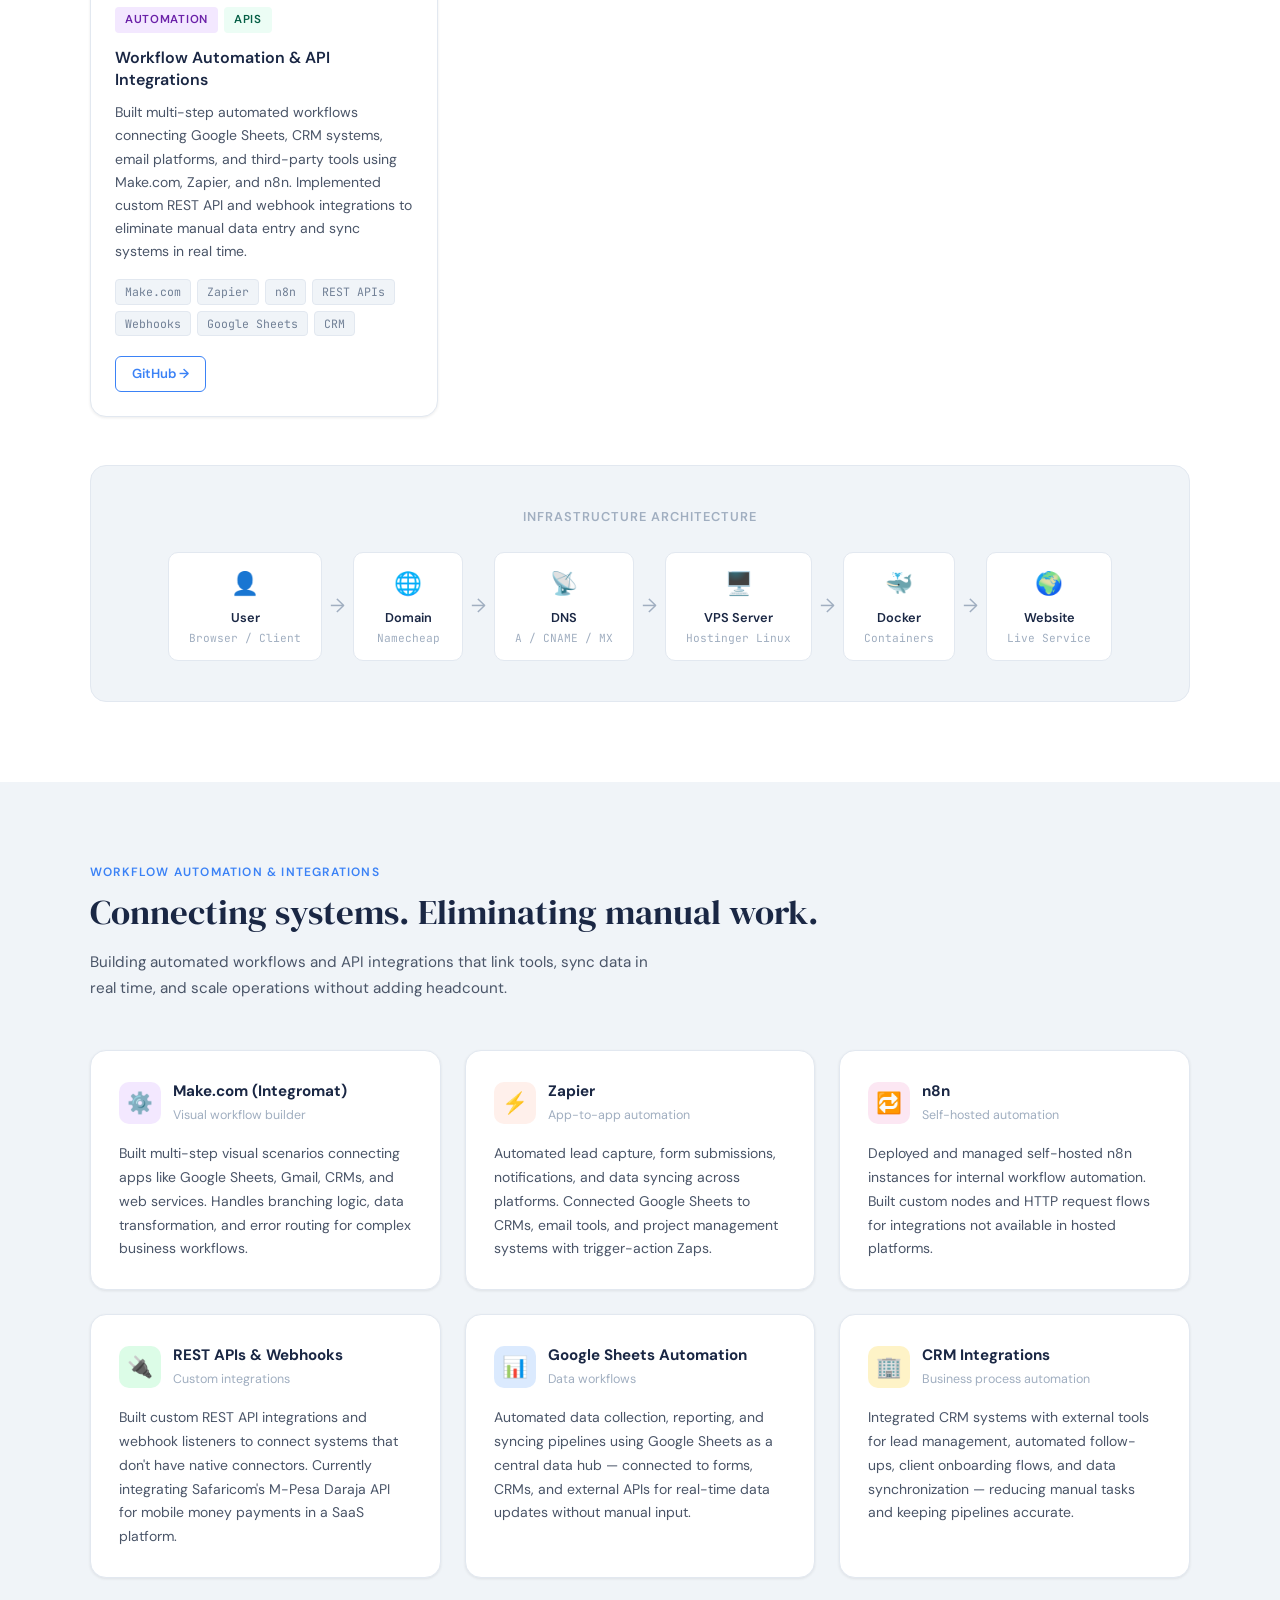
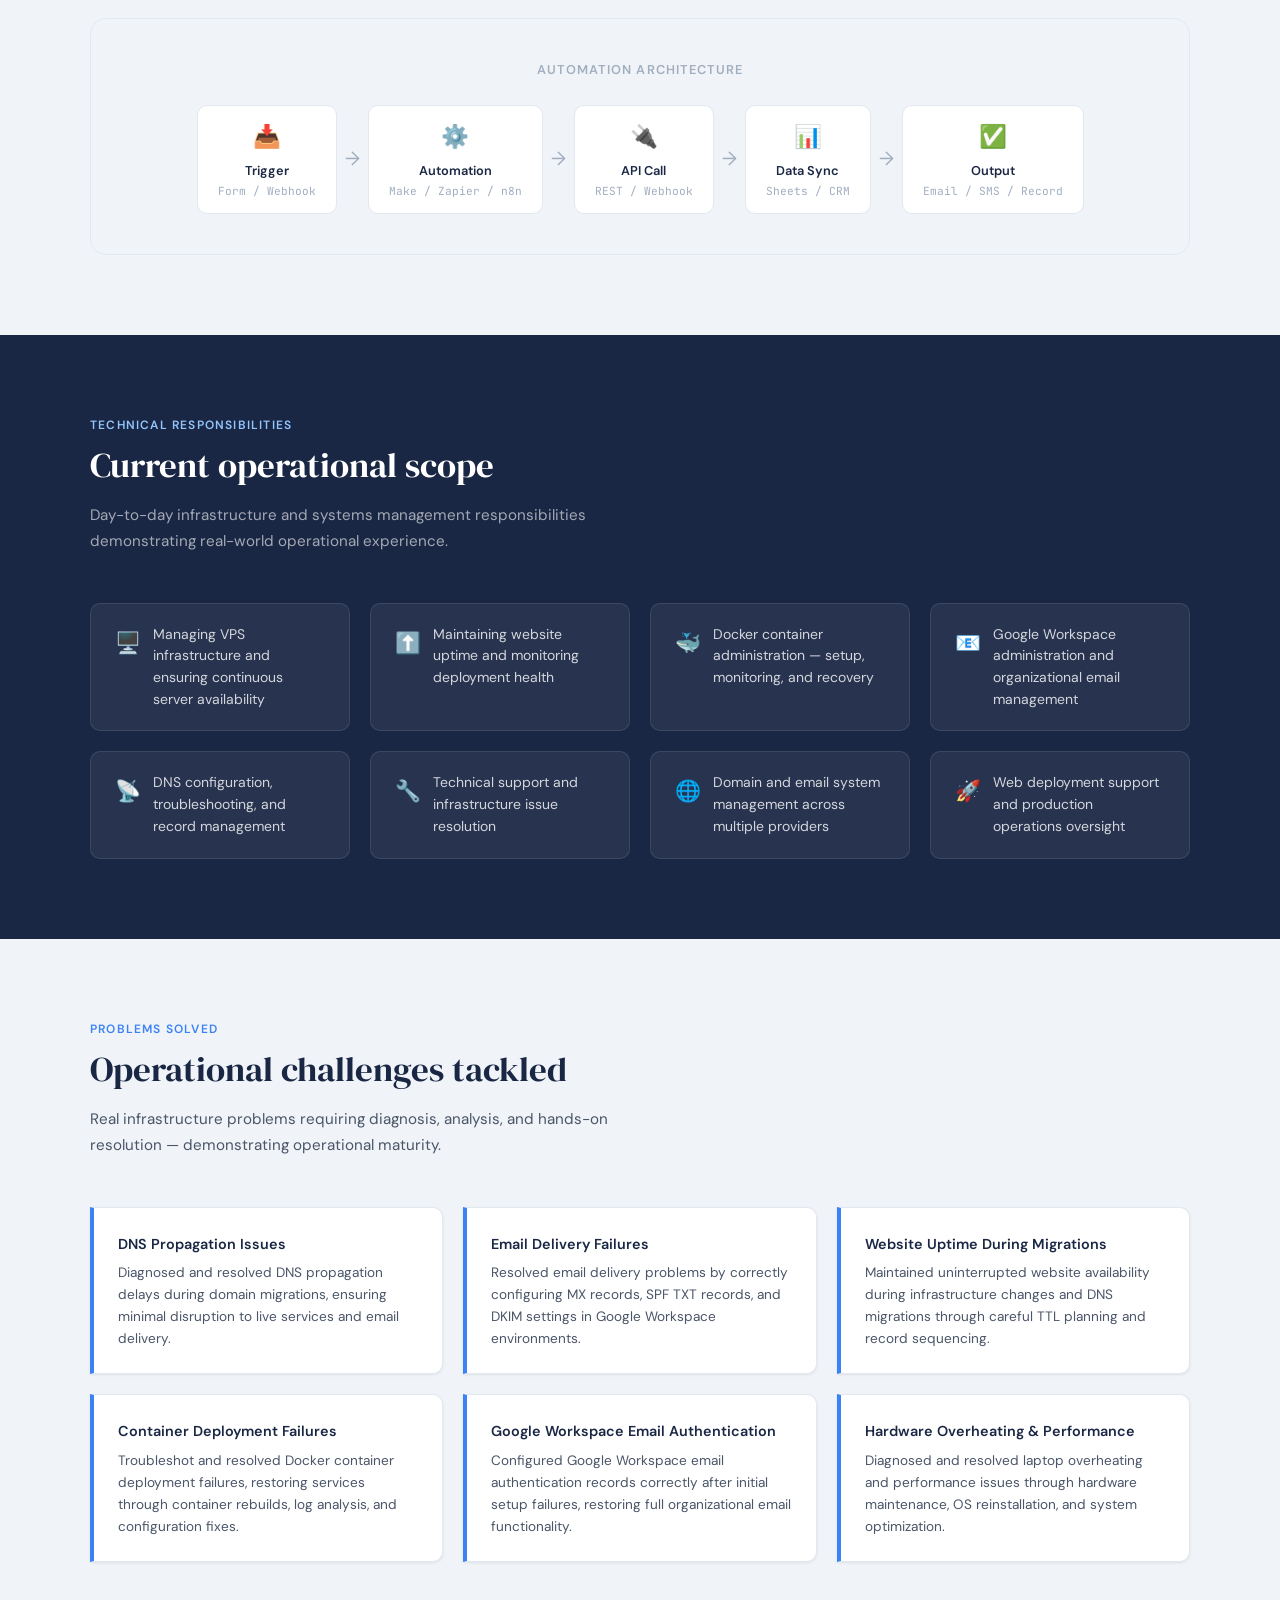
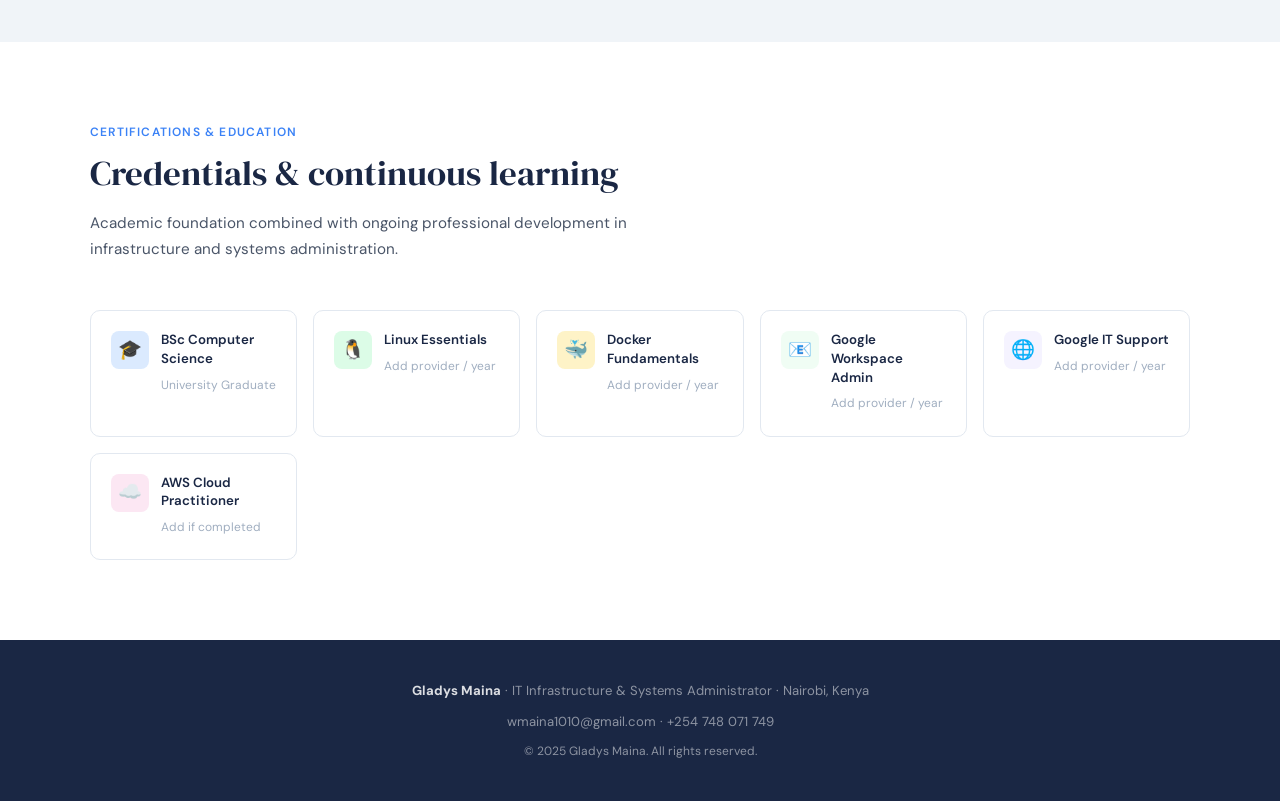
<file: index (1).html>
<!DOCTYPE html>
<html lang="en">
<head>
<meta charset="UTF-8">
<meta name="viewport" content="width=device-width, initial-scale=1.0">
<meta name="description" content="Gladys Maina – IT Support & Systems Administrator specializing in VPS infrastructure, Docker, Google Workspace, DNS, web operations, and workflow automation.">
<meta property="og:title" content="Gladys Maina | IT Infrastructure & Systems Administrator">
<meta property="og:description" content="IT professional managing VPS infrastructure, Docker containers, Google Workspace, DNS, and building workflow automations with Make.com, Zapier, n8n, and custom APIs.">
<meta property="og:type" content="website">
<title>Gladys Maina | IT Infrastructure & Systems Administrator</title>
<link rel="preconnect" href="https://fonts.googleapis.com">
<link rel="preconnect" href="https://fonts.gstatic.com" crossorigin>
<link href="https://fonts.googleapis.com/css2?family=DM+Serif+Display&family=DM+Sans:wght@300;400;500;600&family=JetBrains+Mono:wght@400;500&display=swap" rel="stylesheet">
<style>
  *, *::before, *::after { box-sizing: border-box; margin: 0; padding: 0; }

  :root {
    --navy: #1a2744;
    --navy-mid: #243358;
    --navy-light: #2e4070;
    --slate: #4a5568;
    --slate-light: #718096;
    --silver: #a0aec0;
    --fog: #e2e8f0;
    --mist: #f0f4f8;
    --white: #ffffff;
    --accent: #3b82f6;
    --accent-soft: #dbeafe;
    --accent-dim: #93c5fd;
    --green-soft: #d1fae5;
    --green-text: #065f46;
    --amber-soft: #fef3c7;
    --amber-text: #92400e;
    --red-soft: #fee2e2;
    --red-text: #991b1b;
    --shadow-sm: 0 1px 3px rgba(0,0,0,0.08);
    --shadow-md: 0 4px 16px rgba(0,0,0,0.1);
    --radius: 10px;
    --radius-lg: 16px;
  }

  html { scroll-behavior: smooth; }

  body {
    font-family: 'DM Sans', sans-serif;
    color: var(--navy);
    background: var(--white);
    line-height: 1.7;
    font-size: 15px;
  }

  /* NAV */
  nav {
    position: sticky;
    top: 0;
    z-index: 100;
    background: rgba(255,255,255,0.95);
    backdrop-filter: blur(8px);
    border-bottom: 1px solid var(--fog);
    padding: 0 2rem;
    display: flex;
    align-items: center;
    justify-content: space-between;
    height: 60px;
  }

  .nav-logo {
    font-family: 'DM Serif Display', serif;
    font-size: 1.15rem;
    color: var(--navy);
    letter-spacing: 0.01em;
  }

  .nav-links {
    display: flex;
    gap: 2rem;
    list-style: none;
  }

  .nav-links a {
    text-decoration: none;
    color: var(--slate);
    font-size: 0.875rem;
    font-weight: 500;
    letter-spacing: 0.02em;
    transition: color 0.2s;
  }

  .nav-links a:hover { color: var(--navy); }

  .nav-cta {
    background: var(--navy);
    color: var(--white) !important;
    padding: 7px 18px;
    border-radius: 6px;
    transition: background 0.2s !important;
  }

  .nav-cta:hover { background: var(--navy-light) !important; color: var(--white) !important; }

  /* HERO */
  .hero {
    min-height: calc(100vh - 60px);
    display: flex;
    align-items: center;
    background: linear-gradient(150deg, var(--navy) 0%, var(--navy-mid) 50%, #1e3a5f 100%);
    position: relative;
    overflow: hidden;
    padding: 4rem 2rem;
  }

  .hero::before {
    content: '';
    position: absolute;
    inset: 0;
    background-image:
      radial-gradient(circle at 20% 50%, rgba(59,130,246,0.12) 0%, transparent 50%),
      radial-gradient(circle at 80% 20%, rgba(255,255,255,0.04) 0%, transparent 40%);
  }

  .hero-grid {
    max-width: 1100px;
    margin: 0 auto;
    display: grid;
    grid-template-columns: 1fr 340px;
    gap: 4rem;
    align-items: center;
    position: relative;
    z-index: 1;
    width: 100%;
  }

  .hero-badge {
    display: inline-flex;
    align-items: center;
    gap: 8px;
    background: rgba(59,130,246,0.2);
    border: 1px solid rgba(59,130,246,0.35);
    color: #93c5fd;
    font-size: 0.78rem;
    font-weight: 500;
    letter-spacing: 0.08em;
    text-transform: uppercase;
    padding: 5px 14px;
    border-radius: 100px;
    margin-bottom: 1.5rem;
  }

  .hero-badge::before {
    content: '';
    width: 6px;
    height: 6px;
    background: #4ade80;
    border-radius: 50%;
    flex-shrink: 0;
  }

  .hero h1 {
    font-family: 'DM Serif Display', serif;
    font-size: clamp(2.2rem, 4vw, 3.2rem);
    color: var(--white);
    line-height: 1.15;
    margin-bottom: 1rem;
    font-weight: 400;
  }

  .hero h1 span {
    color: #93c5fd;
  }

  .hero-sub {
    font-size: 1.05rem;
    color: rgba(255,255,255,0.7);
    margin-bottom: 1.75rem;
    max-width: 520px;
    line-height: 1.7;
  }

  .hero-tags {
    display: flex;
    flex-wrap: wrap;
    gap: 8px;
    margin-bottom: 2rem;
  }

  .tag {
    background: rgba(255,255,255,0.08);
    border: 1px solid rgba(255,255,255,0.15);
    color: rgba(255,255,255,0.8);
    font-size: 0.8rem;
    font-family: 'JetBrains Mono', monospace;
    padding: 4px 12px;
    border-radius: 5px;
  }

  .hero-actions {
    display: flex;
    gap: 1rem;
    flex-wrap: wrap;
  }

  .btn-primary {
    background: var(--accent);
    color: var(--white);
    text-decoration: none;
    padding: 11px 24px;
    border-radius: 7px;
    font-weight: 600;
    font-size: 0.9rem;
    transition: background 0.2s, transform 0.1s;
    display: inline-flex;
    align-items: center;
    gap: 8px;
  }

  .btn-primary:hover { background: #2563eb; transform: translateY(-1px); }

  .btn-ghost {
    border: 1px solid rgba(255,255,255,0.3);
    color: rgba(255,255,255,0.85);
    text-decoration: none;
    padding: 11px 24px;
    border-radius: 7px;
    font-weight: 500;
    font-size: 0.9rem;
    transition: border-color 0.2s, background 0.2s;
    display: inline-flex;
    align-items: center;
    gap: 8px;
  }

  .btn-ghost:hover { border-color: rgba(255,255,255,0.6); background: rgba(255,255,255,0.06); }

  .hero-card {
    background: rgba(255,255,255,0.06);
    border: 1px solid rgba(255,255,255,0.12);
    border-radius: var(--radius-lg);
    padding: 2rem;
    backdrop-filter: blur(4px);
  }

  .avatar-placeholder {
    width: 100px;
    height: 100px;
    border-radius: 50%;
    background: linear-gradient(135deg, #2e4070, #3b82f6);
    margin: 0 auto 1.25rem;
    display: flex;
    align-items: center;
    justify-content: center;
    font-family: 'DM Serif Display', serif;
    font-size: 2.2rem;
    color: white;
    border: 3px solid rgba(255,255,255,0.2);
    overflow: hidden;
  }

  .avatar-placeholder img {
    width: 100%;
    height: 100%;
    object-fit: cover;
    border-radius: 50%;
  }

  .hero-card-name {
    text-align: center;
    color: white;
    font-weight: 600;
    font-size: 1.05rem;
    margin-bottom: 4px;
  }

  .hero-card-role {
    text-align: center;
    color: rgba(255,255,255,0.55);
    font-size: 0.82rem;
    margin-bottom: 1.5rem;
  }

  .stat-row {
    display: grid;
    grid-template-columns: 1fr 1fr;
    gap: 10px;
  }

  .stat-box {
    background: rgba(255,255,255,0.07);
    border-radius: 8px;
    padding: 12px;
    text-align: center;
  }

  .stat-num {
    font-family: 'DM Serif Display', serif;
    font-size: 1.5rem;
    color: #93c5fd;
    display: block;
    line-height: 1;
    margin-bottom: 4px;
  }

  .stat-label {
    font-size: 0.72rem;
    color: rgba(255,255,255,0.5);
    text-transform: uppercase;
    letter-spacing: 0.06em;
  }

  /* SECTIONS */
  section {
    padding: 5rem 2rem;
  }

  .section-inner {
    max-width: 1100px;
    margin: 0 auto;
  }

  .section-label {
    font-size: 0.75rem;
    font-weight: 600;
    letter-spacing: 0.1em;
    text-transform: uppercase;
    color: var(--accent);
    margin-bottom: 0.5rem;
  }

  .section-title {
    font-family: 'DM Serif Display', serif;
    font-size: clamp(1.6rem, 3vw, 2.2rem);
    color: var(--navy);
    font-weight: 400;
    margin-bottom: 1rem;
    line-height: 1.25;
  }

  .section-desc {
    color: var(--slate);
    max-width: 580px;
    margin-bottom: 3rem;
    font-size: 0.95rem;
  }

  /* SKILLS */
  #skills { background: var(--mist); }

  .skills-grid {
    display: grid;
    grid-template-columns: repeat(auto-fit, minmax(260px, 1fr));
    gap: 1.5rem;
  }

  .skill-card {
    background: var(--white);
    border: 1px solid var(--fog);
    border-radius: var(--radius-lg);
    padding: 1.75rem;
    box-shadow: var(--shadow-sm);
  }

  .skill-card-icon {
    width: 44px;
    height: 44px;
    border-radius: 10px;
    background: var(--accent-soft);
    display: flex;
    align-items: center;
    justify-content: center;
    margin-bottom: 1.1rem;
    font-size: 1.3rem;
  }

  .skill-card h3 {
    font-size: 0.9rem;
    font-weight: 600;
    color: var(--navy);
    margin-bottom: 1rem;
    text-transform: uppercase;
    letter-spacing: 0.06em;
  }

  .skill-list {
    list-style: none;
    display: flex;
    flex-direction: column;
    gap: 6px;
  }

  .skill-list li {
    font-size: 0.875rem;
    color: var(--slate);
    display: flex;
    align-items: center;
    gap: 8px;
  }

  .skill-list li::before {
    content: '';
    width: 5px;
    height: 5px;
    border-radius: 50%;
    background: var(--accent);
    flex-shrink: 0;
  }

  /* STACK BADGES */
  .stack-section {
    margin-top: 3rem;
    padding-top: 3rem;
    border-top: 1px solid var(--fog);
  }

  .stack-grid {
    display: flex;
    flex-wrap: wrap;
    gap: 10px;
    margin-top: 1rem;
  }

  .stack-badge {
    display: flex;
    align-items: center;
    gap: 7px;
    background: var(--white);
    border: 1px solid var(--fog);
    border-radius: 7px;
    padding: 7px 14px;
    font-size: 0.82rem;
    font-weight: 500;
    color: var(--slate);
    font-family: 'JetBrains Mono', monospace;
  }

  .stack-dot {
    width: 7px;
    height: 7px;
    border-radius: 50%;
    flex-shrink: 0;
  }

  /* PROJECTS */
  .projects-grid {
    display: grid;
    grid-template-columns: repeat(auto-fit, minmax(320px, 1fr));
    gap: 1.75rem;
  }

  .project-card {
    border: 1px solid var(--fog);
    border-radius: var(--radius-lg);
    overflow: hidden;
    background: var(--white);
    box-shadow: var(--shadow-sm);
    transition: box-shadow 0.2s, transform 0.2s;
    display: flex;
    flex-direction: column;
  }

  .project-card:hover {
    box-shadow: var(--shadow-md);
    transform: translateY(-3px);
  }

  .project-img {
    height: 180px;
    background: linear-gradient(135deg, var(--navy) 0%, var(--navy-light) 100%);
    display: flex;
    align-items: center;
    justify-content: center;
    color: rgba(255,255,255,0.25);
    font-size: 0.8rem;
    font-weight: 500;
    letter-spacing: 0.05em;
    text-transform: uppercase;
    position: relative;
    overflow: hidden;
  }

  .project-img::after {
    content: '';
    position: absolute;
    inset: 0;
    background-image: radial-gradient(circle at 30% 70%, rgba(59,130,246,0.2) 0%, transparent 60%);
  }

  .project-img-icon {
    font-size: 2.5rem;
    opacity: 0.3;
    z-index: 1;
  }

  .project-body {
    padding: 1.5rem;
    flex: 1;
    display: flex;
    flex-direction: column;
  }

  .project-cats {
    display: flex;
    flex-wrap: wrap;
    gap: 6px;
    margin-bottom: 0.9rem;
  }

  .project-cat {
    font-size: 0.72rem;
    font-weight: 600;
    letter-spacing: 0.06em;
    text-transform: uppercase;
    padding: 3px 10px;
    border-radius: 4px;
  }

  .cat-infra { background: #dbeafe; color: #1e40af; }
  .cat-docker { background: #e0f2fe; color: #0c4a6e; }
  .cat-dns { background: #f0fdf4; color: #14532d; }
  .cat-workspace { background: #fef3c7; color: #78350f; }
  .cat-web { background: #f5f3ff; color: #4c1d95; }
  .cat-design { background: #fce7f3; color: #831843; }

  .project-body h3 {
    font-size: 1rem;
    font-weight: 600;
    color: var(--navy);
    margin-bottom: 0.6rem;
    line-height: 1.4;
  }

  .project-body p {
    font-size: 0.875rem;
    color: var(--slate);
    line-height: 1.65;
    margin-bottom: 1rem;
    flex: 1;
  }

  .project-tech {
    display: flex;
    flex-wrap: wrap;
    gap: 6px;
    margin-bottom: 1.25rem;
  }

  .tech-tag {
    font-size: 0.72rem;
    font-family: 'JetBrains Mono', monospace;
    color: var(--slate-light);
    background: var(--mist);
    border: 1px solid var(--fog);
    padding: 2px 9px;
    border-radius: 4px;
  }

  .project-links {
    display: flex;
    gap: 10px;
  }

  .project-link {
    text-decoration: none;
    font-size: 0.82rem;
    font-weight: 600;
    color: var(--accent);
    border: 1px solid var(--accent);
    padding: 6px 16px;
    border-radius: 6px;
    transition: background 0.2s, color 0.2s;
  }

  .project-link:hover {
    background: var(--accent);
    color: white;
  }

  .project-link.ghost {
    color: var(--slate);
    border-color: var(--fog);
  }

  .project-link.ghost:hover {
    background: var(--fog);
    color: var(--navy);
  }

  /* RESPONSIBILITIES */
  #responsibilities { background: var(--navy); }

  #responsibilities .section-label { color: #93c5fd; }
  #responsibilities .section-title { color: white; }
  #responsibilities .section-desc { color: rgba(255,255,255,0.6); }

  .resp-grid {
    display: grid;
    grid-template-columns: repeat(auto-fit, minmax(230px, 1fr));
    gap: 1.25rem;
  }

  .resp-item {
    background: rgba(255,255,255,0.06);
    border: 1px solid rgba(255,255,255,0.1);
    border-radius: var(--radius);
    padding: 1.25rem 1.5rem;
    display: flex;
    align-items: flex-start;
    gap: 12px;
  }

  .resp-icon {
    font-size: 1.3rem;
    flex-shrink: 0;
    margin-top: 1px;
  }

  .resp-item p {
    font-size: 0.875rem;
    color: rgba(255,255,255,0.8);
    line-height: 1.55;
  }

  /* PROBLEMS SOLVED */
  .problems-grid {
    display: grid;
    grid-template-columns: repeat(auto-fit, minmax(280px, 1fr));
    gap: 1.25rem;
  }

  .problem-card {
    background: var(--white);
    border: 1px solid var(--fog);
    border-left: 4px solid var(--accent);
    border-radius: 0 var(--radius) var(--radius) 0;
    padding: 1.5rem;
    box-shadow: var(--shadow-sm);
  }

  .problem-card h4 {
    font-size: 0.9rem;
    font-weight: 600;
    color: var(--navy);
    margin-bottom: 0.4rem;
  }

  .problem-card p {
    font-size: 0.85rem;
    color: var(--slate);
    line-height: 1.6;
  }

  /* DIAGRAM */
  .diagram-wrapper {
    background: var(--mist);
    border: 1px solid var(--fog);
    border-radius: var(--radius-lg);
    padding: 2.5rem 2rem;
    margin-top: 3rem;
  }

  .diagram-wrapper h3 {
    font-size: 0.8rem;
    font-weight: 600;
    letter-spacing: 0.08em;
    text-transform: uppercase;
    color: var(--silver);
    margin-bottom: 1.5rem;
    text-align: center;
  }

  .arch-flow {
    display: flex;
    align-items: center;
    justify-content: center;
    flex-wrap: wrap;
    gap: 0;
  }

  .arch-node {
    background: var(--white);
    border: 1px solid var(--fog);
    border-radius: var(--radius);
    padding: 12px 20px;
    text-align: center;
    min-width: 110px;
  }

  .arch-node .node-icon { font-size: 1.4rem; margin-bottom: 4px; display: block; }
  .arch-node .node-label { font-size: 0.8rem; font-weight: 600; color: var(--navy); display: block; }
  .arch-node .node-sub { font-size: 0.7rem; color: var(--silver); display: block; font-family: 'JetBrains Mono', monospace; }

  .arch-arrow {
    color: var(--silver);
    font-size: 1.2rem;
    padding: 0 8px;
    flex-shrink: 0;
  }

  /* ABOUT */
  #about { background: var(--mist); }

  .about-grid {
    display: grid;
    grid-template-columns: 1fr 360px;
    gap: 4rem;
    align-items: start;
  }

  .about-text p {
    color: var(--slate);
    font-size: 0.95rem;
    margin-bottom: 1.1rem;
    line-height: 1.8;
  }

  .about-text p strong {
    color: var(--navy);
    font-weight: 600;
  }

  .about-contact {
    background: var(--white);
    border: 1px solid var(--fog);
    border-radius: var(--radius-lg);
    padding: 1.75rem;
    box-shadow: var(--shadow-sm);
  }

  .about-contact h3 {
    font-size: 0.8rem;
    font-weight: 600;
    letter-spacing: 0.08em;
    text-transform: uppercase;
    color: var(--silver);
    margin-bottom: 1.25rem;
  }

  .contact-item {
    display: flex;
    align-items: center;
    gap: 12px;
    padding: 10px 0;
    border-bottom: 1px solid var(--fog);
    text-decoration: none;
    color: var(--slate);
    font-size: 0.875rem;
    transition: color 0.2s;
  }

  .contact-item:last-child { border-bottom: none; }
  .contact-item:hover { color: var(--accent); }

  .contact-icon {
    width: 34px;
    height: 34px;
    background: var(--accent-soft);
    border-radius: 8px;
    display: flex;
    align-items: center;
    justify-content: center;
    flex-shrink: 0;
    font-size: 1rem;
    color: var(--accent);
  }

  /* CERTS */
  .certs-grid {
    display: grid;
    grid-template-columns: repeat(auto-fit, minmax(200px, 1fr));
    gap: 1rem;
  }

  .cert-card {
    border: 1px solid var(--fog);
    border-radius: var(--radius);
    padding: 1.25rem;
    display: flex;
    align-items: flex-start;
    gap: 12px;
    background: var(--white);
  }

  .cert-icon {
    width: 38px;
    height: 38px;
    border-radius: 8px;
    display: flex;
    align-items: center;
    justify-content: center;
    font-size: 1.2rem;
    flex-shrink: 0;
  }

  .cert-card p {
    font-size: 0.83rem;
    font-weight: 600;
    color: var(--navy);
    line-height: 1.4;
    margin-bottom: 3px;
  }

  .cert-card span {
    font-size: 0.75rem;
    color: var(--silver);
  }

  /* FOOTER */
  footer {
    background: var(--navy);
    color: rgba(255,255,255,0.5);
    text-align: center;
    padding: 2.5rem 2rem;
    font-size: 0.82rem;
  }

  footer strong {
    color: rgba(255,255,255,0.85);
  }

  /* MOBILE NAV */
  .mobile-menu-btn {
    display: none;
    background: none;
    border: none;
    font-size: 1.5rem;
    cursor: pointer;
    color: var(--navy);
    padding: 4px;
  }

  /* RESPONSIVE */
  @media (max-width: 768px) {
    .nav-links { display: none; }
    .mobile-menu-btn { display: block; }
    .nav-links.open {
      display: flex;
      flex-direction: column;
      position: absolute;
      top: 60px;
      left: 0;
      right: 0;
      background: white;
      border-bottom: 1px solid var(--fog);
      padding: 1.5rem 2rem;
      gap: 1.25rem;
      box-shadow: var(--shadow-md);
    }
    .hero-grid { grid-template-columns: 1fr; }
    .hero-card { display: none; }
    .about-grid { grid-template-columns: 1fr; }
    .arch-flow { gap: 6px; }
    .arch-arrow { display: none; }
    section { padding: 3.5rem 1.25rem; }
  }

  /* SCROLL ANIMATION */
  .fade-in {
    opacity: 0;
    transform: translateY(24px);
    transition: opacity 0.55s ease, transform 0.55s ease;
  }
  .fade-in.visible {
    opacity: 1;
    transform: none;
  }
</style>
</head>
<body>

<!-- NAV -->
<nav>
  <div class="nav-logo">Gladys Maina</div>
  <ul class="nav-links" id="navLinks">
    <li><a href="#about">About</a></li>
    <li><a href="#skills">Skills</a></li>
    <li><a href="#projects">Projects</a></li>
    <li><a href="#automation">Automation</a></li>
    <li><a href="#responsibilities">Experience</a></li>
    <li><a href="#contact" class="nav-cta">Contact</a></li>
  </ul>
  <button class="mobile-menu-btn" onclick="document.getElementById('navLinks').classList.toggle('open')">☰</button>
</nav>

<!-- HERO -->
<section class="hero" id="home">
  <div class="hero-grid">
    <div>
      <div class="hero-badge">Available for opportunities</div>
      <h1>IT Infrastructure &amp;<br><span>Systems Administrator</span></h1>
      <p class="hero-sub">I manage VPS infrastructure, Docker containers, Google Workspace, DNS configuration, and web operations — keeping organizational systems reliable and running smoothly.</p>
      <div class="hero-tags">
        <span class="tag">Linux VPS</span>
        <span class="tag">Docker</span>
        <span class="tag">Google Workspace</span>
        <span class="tag">DNS</span>
        <span class="tag">SSH</span>
        <span class="tag">Make.com</span>
        <span class="tag">Zapier</span>
        <span class="tag">n8n</span>
        <span class="tag">REST APIs</span>
      </div>
      <div class="hero-actions">
        <a href="https://raw.githubusercontent.com/carey616/MyPORTFOLIO/main/GMaina%20Resume.pdf" class="btn-primary" target="_blank">
          📄 Download Resume
        </a>
        <a href="#projects" class="btn-ghost">View Projects →</a>
      </div>
    </div>
    <div class="hero-card">
      <div class="avatar-placeholder">
        <img src="https://carey616.github.io/MyPORTFOLIO/portraitG.jpg" alt="Gladys Maina" onerror="this.style.display='none'; this.parentElement.innerText='GM';">
      </div>
      <div class="hero-card-name">Gladys Maina</div>
      <div class="hero-card-role">Nairobi, Kenya · Open to Remote</div>
      <div class="stat-row">
        <div class="stat-box">
          <span class="stat-num">8+</span>
          <span class="stat-label">Technologies</span>
        </div>
        <div class="stat-box">
          <span class="stat-num">8+</span>
          <span class="stat-label">Projects</span>
        </div>
        <div class="stat-box">
          <span class="stat-num">SaaS</span>
          <span class="stat-label">In Dev</span>
        </div>
        <div class="stat-box">
          <span class="stat-num">CS</span>
          <span class="stat-label">Graduate</span>
        </div>
      </div>
    </div>
  </div>
</section>

<!-- ABOUT -->
<section id="about">
  <div class="section-inner">
    <div class="about-grid">
      <div class="about-text fade-in">
        <div class="section-label">About Me</div>
        <h2 class="section-title">Infrastructure-first,<br>reliability-driven</h2>
        <p><strong>Gladys Maina</strong> is a versatile IT professional with a strong foundation in infrastructure management, systems administration, and web operations. A Computer Science graduate based in Nairobi, Kenya.</p>
        <p>My work centers on managing VPS infrastructure, deploying and maintaining Docker containers, administering Google Workspace environments, and ensuring reliable DNS and domain operations — the kind of hands-on systems work that keeps organizations running.</p>
        <p>Beyond infrastructure, I bring front-end development skills (HTML, CSS, JavaScript, PHP) and a design eye that lets me bridge the gap between technical operations and the user-facing web.</p>
        <p>I also build workflow automations and API integrations using Make.com, Zapier, n8n, and custom REST APIs — connecting systems, eliminating manual work, and currently developing a tenant management SaaS platform with M-Pesa payment integration for the Kenyan market.</p>
        <p>I thrive in dynamic environments where uptime matters, problems are real, and solutions need to be both technically sound and clearly communicated.</p>
        <div style="margin-top:1.5rem;">
          <a href="https://raw.githubusercontent.com/carey616/MyPORTFOLIO/main/GMaina%20Resume.pdf" class="btn-primary" target="_blank" style="display:inline-flex; font-size:0.875rem; padding:10px 20px;">📄 Download Resume</a>
        </div>
      </div>
      <div class="about-contact fade-in" id="contact">
        <h3>Get in touch</h3>
        <a href="mailto:wmaina1010@gmail.com" class="contact-item">
          <span class="contact-icon">✉️</span>
          wmaina1010@gmail.com
        </a>
        <a href="tel:+254748071749" class="contact-item">
          <span class="contact-icon">📞</span>
          +254 748 071 749
        </a>
        <a href="https://github.com/carey616" target="_blank" class="contact-item">
          <span class="contact-icon">🐙</span>
          github.com/carey616
        </a>
        <a href="https://carey616.github.io/MyPORTFOLIO/" target="_blank" class="contact-item">
          <span class="contact-icon">🌐</span>
          Current Portfolio
        </a>
        <div style="margin-top:1.25rem;">
          <a href="mailto:wmaina1010@gmail.com" class="btn-primary" style="width:100%; justify-content:center; font-size:0.85rem; padding:10px;">Send a Message</a>
        </div>
      </div>
    </div>
  </div>
</section>

<!-- SKILLS -->
<section id="skills">
  <div class="section-inner">
    <div class="section-label">Technical Skills</div>
    <h2 class="section-title">Infrastructure stack &amp; capabilities</h2>
    <p class="section-desc">A full-spectrum skill set spanning infrastructure operations, cloud productivity, and web development.</p>

    <div class="skills-grid fade-in">
      <div class="skill-card">
        <div class="skill-card-icon">🖥️</div>
        <h3>Infrastructure &amp; Systems</h3>
        <ul class="skill-list">
          <li>Linux VPS Management</li>
          <li>Docker Container Management</li>
          <li>SSH &amp; Remote Server Access</li>
          <li>Website Hosting</li>
          <li>DNS Configuration</li>
          <li>Domain Management</li>
          <li>SSL Configuration</li>
          <li>Server Troubleshooting</li>
        </ul>
      </div>
      <div class="skill-card">
        <div class="skill-card-icon">☁️</div>
        <h3>Cloud &amp; Productivity</h3>
        <ul class="skill-list">
          <li>Google Workspace Administration</li>
          <li>Email Configuration &amp; MX Records</li>
          <li>User &amp; Access Management</li>
          <li>Domain Verification (TXT/CNAME)</li>
          <li>Hostinger VPS</li>
          <li>Namecheap DNS Management</li>
          <li>cPanel / Plesk</li>
        </ul>
      </div>
      <div class="skill-card">
        <div class="skill-card-icon">🌐</div>
        <h3>Web Technologies</h3>
        <ul class="skill-list">
          <li>HTML &amp; CSS</li>
          <li>JavaScript</li>
          <li>PHP &amp; MySQL</li>
          <li>Responsive Design</li>
          <li>Figma (UI/UX Prototyping)</li>
          <li>Adobe Photoshop</li>
          <li>Canva</li>
        </ul>
      </div>
      <div class="skill-card">
        <div class="skill-card-icon">🔧</div>
        <h3>Hardware &amp; Support</h3>
        <ul class="skill-list">
          <li>Computer &amp; Laptop Repairs</li>
          <li>OS Installation (Windows, Linux)</li>
          <li>Driver Updates &amp; Optimization</li>
          <li>Network Setup &amp; Troubleshooting</li>
          <li>System Diagnostics</li>
          <li>Git &amp; GitHub</li>
        </ul>
      </div>
      <div class="skill-card">
        <div class="skill-card-icon">⚡</div>
        <h3>Workflow &amp; Automation</h3>
        <ul class="skill-list">
          <li>Make.com (Integromat)</li>
          <li>Zapier Workflows</li>
          <li>n8n Automation</li>
          <li>REST API Integrations</li>
          <li>Webhooks</li>
          <li>Google Sheets Automation</li>
          <li>CRM Integrations</li>
          <li>M-Pesa API (in dev)</li>
        </ul>
      </div>
    </div>

    <div class="stack-section fade-in">
      <div class="section-label">Infrastructure Stack</div>
      <div class="stack-grid">
        <span class="stack-badge"><span class="stack-dot" style="background:#f97316;"></span>Linux</span>
        <span class="stack-badge"><span class="stack-dot" style="background:#2496ed;"></span>Docker</span>
        <span class="stack-badge"><span class="stack-dot" style="background:#4285f4;"></span>Google Workspace</span>
        <span class="stack-badge"><span class="stack-dot" style="background:#34a853;"></span>DNS / MX / TXT</span>
        <span class="stack-badge"><span class="stack-dot" style="background:#6366f1;"></span>VPS Hosting</span>
        <span class="stack-badge"><span class="stack-dot" style="background:#0f172a;"></span>SSH</span>
        <span class="stack-badge"><span class="stack-dot" style="background:#e25d33;"></span>PHP &amp; MySQL</span>
        <span class="stack-badge"><span class="stack-dot" style="background:#f0db4f;"></span>JavaScript</span>
        <span class="stack-badge"><span class="stack-dot" style="background:#181717;"></span>Git &amp; GitHub</span>
        <span class="stack-badge"><span class="stack-dot" style="background:#22c55e;"></span>SSL / HTTPS</span>
        <span class="stack-badge"><span class="stack-dot" style="background:#a855f7;"></span>Make.com</span>
        <span class="stack-badge"><span class="stack-dot" style="background:#ff4a00;"></span>Zapier</span>
        <span class="stack-badge"><span class="stack-dot" style="background:#ea4b71;"></span>n8n</span>
        <span class="stack-badge"><span class="stack-dot" style="background:#10b981;"></span>REST APIs</span>
        <span class="stack-badge"><span class="stack-dot" style="background:#059669;"></span>Webhooks</span>
        <span class="stack-badge"><span class="stack-dot" style="background:#16a34a;"></span>M-Pesa API</span>
      </div>
    </div>
  </div>
</section>

<!-- PROJECTS -->
<section id="projects">
  <div class="section-inner">
    <div class="section-label">Projects</div>
    <h2 class="section-title">Real systems. Real work.</h2>
    <p class="section-desc">Hands-on infrastructure and development projects demonstrating operational expertise across production environments.</p>

    <div class="projects-grid fade-in">

      <div class="project-card">
        <div class="project-img">
          <span class="project-img-icon">🖥️</span>
        </div>
        <div class="project-body">
          <div class="project-cats">
            <span class="project-cat cat-infra">Infrastructure</span>
            <span class="project-cat cat-docker">Docker</span>
          </div>
          <h3>VPS Infrastructure &amp; Website Operations</h3>
          <p>Created and managed a production VPS server environment, including Docker container orchestration, website uptime maintenance, SSH access management, and domain/DNS integration. Handled deployment troubleshooting and system reliability.</p>
          <div class="project-tech">
            <span class="tech-tag">Linux</span>
            <span class="tech-tag">Docker</span>
            <span class="tech-tag">VPS</span>
            <span class="tech-tag">SSH</span>
            <span class="tech-tag">DNS</span>
          </div>
          <div class="project-links">
            <a href="https://github.com/carey616" class="project-link" target="_blank">GitHub →</a>
            <a href="#" class="project-link ghost">Add Screenshot</a>
          </div>
        </div>
      </div>

      <div class="project-card">
        <div class="project-img">
          <span class="project-img-icon">🐳</span>
        </div>
        <div class="project-body">
          <div class="project-cats">
            <span class="project-cat cat-docker">Docker</span>
          </div>
          <h3>Docker Container Deployment &amp; Management</h3>
          <p>Set up and managed Docker containers for running production services. Handled container lifecycle — setup, monitoring, restart/rebuild workflows, and troubleshooting. Managed running services and ensured container availability.</p>
          <div class="project-tech">
            <span class="tech-tag">Docker</span>
            <span class="tech-tag">Linux</span>
            <span class="tech-tag">Container Ops</span>
          </div>
          <div class="project-links">
            <a href="https://github.com/carey616" class="project-link" target="_blank">GitHub →</a>
          </div>
        </div>
      </div>

      <div class="project-card">
        <div class="project-img">
          <span class="project-img-icon">📧</span>
        </div>
        <div class="project-body">
          <div class="project-cats">
            <span class="project-cat cat-workspace">Google Workspace</span>
            <span class="project-cat cat-dns">DNS</span>
          </div>
          <h3>Google Workspace Administration</h3>
          <p>Administered Google Workspace for an organization — domain verification, MX record configuration, user account management, email setup, and workspace migration support. Managed DNS records including MX, TXT, and CNAME for mail delivery.</p>
          <div class="project-tech">
            <span class="tech-tag">Google Workspace</span>
            <span class="tech-tag">MX Records</span>
            <span class="tech-tag">TXT/CNAME</span>
            <span class="tech-tag">DNS</span>
          </div>
          <div class="project-links">
            <a href="#" class="project-link ghost">Add Details</a>
          </div>
        </div>
      </div>

      <div class="project-card">
        <div class="project-img">
          <span class="project-img-icon">🌐</span>
        </div>
        <div class="project-body">
          <div class="project-cats">
            <span class="project-cat cat-dns">DNS</span>
            <span class="project-cat cat-infra">Infrastructure</span>
          </div>
          <h3>Domain &amp; DNS Migration Project</h3>
          <p>Migrated DNS management from Namecheap to Hostinger, transferring all records while ensuring zero disruption to Google Workspace mail and web services. Reduced downtime risks during transition through careful record sequencing.</p>
          <div class="project-tech">
            <span class="tech-tag">DNS Migration</span>
            <span class="tech-tag">Namecheap</span>
            <span class="tech-tag">Hostinger</span>
            <span class="tech-tag">Google Workspace</span>
          </div>
          <div class="project-links">
            <a href="#" class="project-link ghost">Add Case Study</a>
          </div>
        </div>
      </div>

      <div class="project-card">
        <div class="project-img">
          <span class="project-img-icon">🤖</span>
        </div>
        <div class="project-body">
          <div class="project-cats">
            <span class="project-cat cat-web">Web Integration</span>
          </div>
          <h3>Chatbot Integration &amp; Website Embedding</h3>
          <p>Implemented and integrated a chatbot into an organizational website. Handled the integration process, website embedding, testing, and optimization — demonstrating practical systems integration capability beyond basic front-end work.</p>
          <div class="project-tech">
            <span class="tech-tag">JavaScript</span>
            <span class="tech-tag">HTML/CSS</span>
            <span class="tech-tag">API Integration</span>
          </div>
          <div class="project-links">
            <a href="https://github.com/carey616" class="project-link" target="_blank">GitHub →</a>
          </div>
        </div>
      </div>

      <div class="project-card" style="border: 2px solid #a855f7; position: relative;">
        <div style="position:absolute; top:12px; right:12px; background:#a855f7; color:white; font-size:0.7rem; font-weight:700; padding:3px 10px; border-radius:100px; letter-spacing:0.05em;">🚀 Active SaaS</div>
        <div class="project-img" style="background: linear-gradient(135deg, #2e1065, #4c1d95);">
          <span class="project-img-icon">🏠</span>
        </div>
        <div class="project-body">
          <div class="project-cats">
            <span class="project-cat cat-web">SaaS Platform</span>
            <span class="project-cat" style="background:#f3e8ff;color:#6b21a8;">M-Pesa</span>
          </div>
          <h3>Tenant Management SaaS — Landlords &amp; Agents Platform</h3>
          <p>A multi-tenant SaaS platform enabling landlords and property agents in Kenya to manage tenants, track rent payments, handle lease agreements, and communicate with tenants — with M-Pesa payment integration actively in development for seamless mobile money rent collection.</p>
          <div class="project-tech">
            <span class="tech-tag">PHP</span>
            <span class="tech-tag">MySQL</span>
            <span class="tech-tag">JavaScript</span>
            <span class="tech-tag">M-Pesa API</span>
            <span class="tech-tag">REST APIs</span>
            <span class="tech-tag">VPS</span>
          </div>
          <div class="project-links">
            <a href="https://github.com/carey616" class="project-link" target="_blank">GitHub →</a>
            <span style="font-size:0.78rem; color:#a855f7; font-weight:600; padding:6px 0; display:inline-flex; align-items:center; gap:5px;">⚡ In Development</span>
          </div>
        </div>
      </div>

      <div class="project-card">
        <div class="project-img" style="background: linear-gradient(135deg, #1e3a5f, #1a4532);">
          <span class="project-img-icon">⚡</span>
        </div>
        <div class="project-body">
          <div class="project-cats">
            <span class="project-cat" style="background:#f3e8ff;color:#6b21a8;">Automation</span>
            <span class="project-cat" style="background:#ecfdf5;color:#065f46;">APIs</span>
          </div>
          <h3>Workflow Automation &amp; API Integrations</h3>
          <p>Built multi-step automated workflows connecting Google Sheets, CRM systems, email platforms, and third-party tools using Make.com, Zapier, and n8n. Implemented custom REST API and webhook integrations to eliminate manual data entry and sync systems in real time.</p>
          <div class="project-tech">
            <span class="tech-tag">Make.com</span>
            <span class="tech-tag">Zapier</span>
            <span class="tech-tag">n8n</span>
            <span class="tech-tag">REST APIs</span>
            <span class="tech-tag">Webhooks</span>
            <span class="tech-tag">Google Sheets</span>
            <span class="tech-tag">CRM</span>
          </div>
          <div class="project-links">
            <a href="https://github.com/carey616" class="project-link" target="_blank">GitHub →</a>
          </div>
        </div>
      </div>



    </div>

    <!-- Architecture Diagram -->
    <div class="diagram-wrapper fade-in">
      <h3>Infrastructure Architecture</h3>
      <div class="arch-flow">
        <div class="arch-node">
          <span class="node-icon">👤</span>
          <span class="node-label">User</span>
          <span class="node-sub">Browser / Client</span>
        </div>
        <div class="arch-arrow">→</div>
        <div class="arch-node">
          <span class="node-icon">🌐</span>
          <span class="node-label">Domain</span>
          <span class="node-sub">Namecheap</span>
        </div>
        <div class="arch-arrow">→</div>
        <div class="arch-node">
          <span class="node-icon">📡</span>
          <span class="node-label">DNS</span>
          <span class="node-sub">A / CNAME / MX</span>
        </div>
        <div class="arch-arrow">→</div>
        <div class="arch-node">
          <span class="node-icon">🖥️</span>
          <span class="node-label">VPS Server</span>
          <span class="node-sub">Hostinger Linux</span>
        </div>
        <div class="arch-arrow">→</div>
        <div class="arch-node">
          <span class="node-icon">🐳</span>
          <span class="node-label">Docker</span>
          <span class="node-sub">Containers</span>
        </div>
        <div class="arch-arrow">→</div>
        <div class="arch-node">
          <span class="node-icon">🌍</span>
          <span class="node-label">Website</span>
          <span class="node-sub">Live Service</span>
        </div>
      </div>
    </div>
  </div>
</section>

<!-- WORKFLOW AUTOMATION -->
<section id="automation" style="background: var(--mist);">
  <div class="section-inner">
    <div class="section-label">Workflow Automation &amp; Integrations</div>
    <h2 class="section-title">Connecting systems. Eliminating manual work.</h2>
    <p class="section-desc">Building automated workflows and API integrations that link tools, sync data in real time, and scale operations without adding headcount.</p>

    <div style="display:grid; grid-template-columns: repeat(auto-fit, minmax(300px, 1fr)); gap:1.5rem;" class="fade-in">

      <div style="background:var(--white); border:1px solid var(--fog); border-radius:var(--radius-lg); padding:1.75rem; box-shadow:var(--shadow-sm);">
        <div style="display:flex; align-items:center; gap:12px; margin-bottom:1rem;">
          <div style="width:42px;height:42px;border-radius:10px;background:#f3e8ff;display:flex;align-items:center;justify-content:center;font-size:1.3rem;">⚙️</div>
          <div>
            <div style="font-size:0.95rem;font-weight:700;color:var(--navy);">Make.com (Integromat)</div>
            <div style="font-size:0.78rem;color:var(--silver);">Visual workflow builder</div>
          </div>
        </div>
        <p style="font-size:0.875rem;color:var(--slate);line-height:1.7;">Built multi-step visual scenarios connecting apps like Google Sheets, Gmail, CRMs, and web services. Handles branching logic, data transformation, and error routing for complex business workflows.</p>
      </div>

      <div style="background:var(--white); border:1px solid var(--fog); border-radius:var(--radius-lg); padding:1.75rem; box-shadow:var(--shadow-sm);">
        <div style="display:flex; align-items:center; gap:12px; margin-bottom:1rem;">
          <div style="width:42px;height:42px;border-radius:10px;background:#fff0eb;display:flex;align-items:center;justify-content:center;font-size:1.3rem;">⚡</div>
          <div>
            <div style="font-size:0.95rem;font-weight:700;color:var(--navy);">Zapier</div>
            <div style="font-size:0.78rem;color:var(--silver);">App-to-app automation</div>
          </div>
        </div>
        <p style="font-size:0.875rem;color:var(--slate);line-height:1.7;">Automated lead capture, form submissions, notifications, and data syncing across platforms. Connected Google Sheets to CRMs, email tools, and project management systems with trigger-action Zaps.</p>
      </div>

      <div style="background:var(--white); border:1px solid var(--fog); border-radius:var(--radius-lg); padding:1.75rem; box-shadow:var(--shadow-sm);">
        <div style="display:flex; align-items:center; gap:12px; margin-bottom:1rem;">
          <div style="width:42px;height:42px;border-radius:10px;background:#fce7f3;display:flex;align-items:center;justify-content:center;font-size:1.3rem;">🔁</div>
          <div>
            <div style="font-size:0.95rem;font-weight:700;color:var(--navy);">n8n</div>
            <div style="font-size:0.78rem;color:var(--silver);">Self-hosted automation</div>
          </div>
        </div>
        <p style="font-size:0.875rem;color:var(--slate);line-height:1.7;">Deployed and managed self-hosted n8n instances for internal workflow automation. Built custom nodes and HTTP request flows for integrations not available in hosted platforms.</p>
      </div>

      <div style="background:var(--white); border:1px solid var(--fog); border-radius:var(--radius-lg); padding:1.75rem; box-shadow:var(--shadow-sm);">
        <div style="display:flex; align-items:center; gap:12px; margin-bottom:1rem;">
          <div style="width:42px;height:42px;border-radius:10px;background:#dcfce7;display:flex;align-items:center;justify-content:center;font-size:1.3rem;">🔌</div>
          <div>
            <div style="font-size:0.95rem;font-weight:700;color:var(--navy);">REST APIs &amp; Webhooks</div>
            <div style="font-size:0.78rem;color:var(--silver);">Custom integrations</div>
          </div>
        </div>
        <p style="font-size:0.875rem;color:var(--slate);line-height:1.7;">Built custom REST API integrations and webhook listeners to connect systems that don't have native connectors. Currently integrating Safaricom's M-Pesa Daraja API for mobile money payments in a SaaS platform.</p>
      </div>

      <div style="background:var(--white); border:1px solid var(--fog); border-radius:var(--radius-lg); padding:1.75rem; box-shadow:var(--shadow-sm);">
        <div style="display:flex; align-items:center; gap:12px; margin-bottom:1rem;">
          <div style="width:42px;height:42px;border-radius:10px;background:#dbeafe;display:flex;align-items:center;justify-content:center;font-size:1.3rem;">📊</div>
          <div>
            <div style="font-size:0.95rem;font-weight:700;color:var(--navy);">Google Sheets Automation</div>
            <div style="font-size:0.78rem;color:var(--silver);">Data workflows</div>
          </div>
        </div>
        <p style="font-size:0.875rem;color:var(--slate);line-height:1.7;">Automated data collection, reporting, and syncing pipelines using Google Sheets as a central data hub — connected to forms, CRMs, and external APIs for real-time data updates without manual input.</p>
      </div>

      <div style="background:var(--white); border:1px solid var(--fog); border-radius:var(--radius-lg); padding:1.75rem; box-shadow:var(--shadow-sm);">
        <div style="display:flex; align-items:center; gap:12px; margin-bottom:1rem;">
          <div style="width:42px;height:42px;border-radius:10px;background:#fef3c7;display:flex;align-items:center;justify-content:center;font-size:1.3rem;">🏢</div>
          <div>
            <div style="font-size:0.95rem;font-weight:700;color:var(--navy);">CRM Integrations</div>
            <div style="font-size:0.78rem;color:var(--silver);">Business process automation</div>
          </div>
        </div>
        <p style="font-size:0.875rem;color:var(--slate);line-height:1.7;">Integrated CRM systems with external tools for lead management, automated follow-ups, client onboarding flows, and data synchronization — reducing manual tasks and keeping pipelines accurate.</p>
      </div>

    </div>

    <!-- Automation flow diagram -->
    <div class="diagram-wrapper fade-in" style="margin-top:2.5rem;">
      <h3>Automation Architecture</h3>
      <div class="arch-flow">
        <div class="arch-node">
          <span class="node-icon">📥</span>
          <span class="node-label">Trigger</span>
          <span class="node-sub">Form / Webhook</span>
        </div>
        <div class="arch-arrow">→</div>
        <div class="arch-node">
          <span class="node-icon">⚙️</span>
          <span class="node-label">Automation</span>
          <span class="node-sub">Make / Zapier / n8n</span>
        </div>
        <div class="arch-arrow">→</div>
        <div class="arch-node">
          <span class="node-icon">🔌</span>
          <span class="node-label">API Call</span>
          <span class="node-sub">REST / Webhook</span>
        </div>
        <div class="arch-arrow">→</div>
        <div class="arch-node">
          <span class="node-icon">📊</span>
          <span class="node-label">Data Sync</span>
          <span class="node-sub">Sheets / CRM</span>
        </div>
        <div class="arch-arrow">→</div>
        <div class="arch-node">
          <span class="node-icon">✅</span>
          <span class="node-label">Output</span>
          <span class="node-sub">Email / SMS / Record</span>
        </div>
      </div>
    </div>
  </div>
</section>


<section id="responsibilities">
  <div class="section-inner">
    <div class="section-label">Technical Responsibilities</div>
    <h2 class="section-title">Current operational scope</h2>
    <p class="section-desc">Day-to-day infrastructure and systems management responsibilities demonstrating real-world operational experience.</p>
    <div class="resp-grid fade-in">
      <div class="resp-item">
        <span class="resp-icon">🖥️</span>
        <p>Managing VPS infrastructure and ensuring continuous server availability</p>
      </div>
      <div class="resp-item">
        <span class="resp-icon">⬆️</span>
        <p>Maintaining website uptime and monitoring deployment health</p>
      </div>
      <div class="resp-item">
        <span class="resp-icon">🐳</span>
        <p>Docker container administration — setup, monitoring, and recovery</p>
      </div>
      <div class="resp-item">
        <span class="resp-icon">📧</span>
        <p>Google Workspace administration and organizational email management</p>
      </div>
      <div class="resp-item">
        <span class="resp-icon">📡</span>
        <p>DNS configuration, troubleshooting, and record management</p>
      </div>
      <div class="resp-item">
        <span class="resp-icon">🔧</span>
        <p>Technical support and infrastructure issue resolution</p>
      </div>
      <div class="resp-item">
        <span class="resp-icon">🌐</span>
        <p>Domain and email system management across multiple providers</p>
      </div>
      <div class="resp-item">
        <span class="resp-icon">🚀</span>
        <p>Web deployment support and production operations oversight</p>
      </div>
    </div>
  </div>
</section>

<!-- PROBLEMS SOLVED -->
<section id="problems" style="background: var(--mist);">
  <div class="section-inner">
    <div class="section-label">Problems Solved</div>
    <h2 class="section-title">Operational challenges tackled</h2>
    <p class="section-desc">Real infrastructure problems requiring diagnosis, analysis, and hands-on resolution — demonstrating operational maturity.</p>
    <div class="problems-grid fade-in">
      <div class="problem-card">
        <h4>DNS Propagation Issues</h4>
        <p>Diagnosed and resolved DNS propagation delays during domain migrations, ensuring minimal disruption to live services and email delivery.</p>
      </div>
      <div class="problem-card">
        <h4>Email Delivery Failures</h4>
        <p>Resolved email delivery problems by correctly configuring MX records, SPF TXT records, and DKIM settings in Google Workspace environments.</p>
      </div>
      <div class="problem-card">
        <h4>Website Uptime During Migrations</h4>
        <p>Maintained uninterrupted website availability during infrastructure changes and DNS migrations through careful TTL planning and record sequencing.</p>
      </div>
      <div class="problem-card">
        <h4>Container Deployment Failures</h4>
        <p>Troubleshot and resolved Docker container deployment failures, restoring services through container rebuilds, log analysis, and configuration fixes.</p>
      </div>
      <div class="problem-card">
        <h4>Google Workspace Email Authentication</h4>
        <p>Configured Google Workspace email authentication records correctly after initial setup failures, restoring full organizational email functionality.</p>
      </div>
      <div class="problem-card">
        <h4>Hardware Overheating &amp; Performance</h4>
        <p>Diagnosed and resolved laptop overheating and performance issues through hardware maintenance, OS reinstallation, and system optimization.</p>
      </div>
    </div>
  </div>
</section>

<!-- CERTIFICATIONS -->
<section id="certifications">
  <div class="section-inner">
    <div class="section-label">Certifications &amp; Education</div>
    <h2 class="section-title">Credentials &amp; continuous learning</h2>
    <p class="section-desc">Academic foundation combined with ongoing professional development in infrastructure and systems administration.</p>
    <div class="certs-grid fade-in">
      <div class="cert-card">
        <div class="cert-icon" style="background:#dbeafe;">🎓</div>
        <div>
          <p>BSc Computer Science</p>
          <span>University Graduate</span>
        </div>
      </div>
      <div class="cert-card">
        <div class="cert-icon" style="background:#dcfce7;">🐧</div>
        <div>
          <p>Linux Essentials</p>
          <span>Add provider / year</span>
        </div>
      </div>
      <div class="cert-card">
        <div class="cert-icon" style="background:#fef3c7;">🐳</div>
        <div>
          <p>Docker Fundamentals</p>
          <span>Add provider / year</span>
        </div>
      </div>
      <div class="cert-card">
        <div class="cert-icon" style="background:#f0fdf4;">📧</div>
        <div>
          <p>Google Workspace Admin</p>
          <span>Add provider / year</span>
        </div>
      </div>
      <div class="cert-card">
        <div class="cert-icon" style="background:#f5f3ff;">🌐</div>
        <div>
          <p>Google IT Support</p>
          <span>Add provider / year</span>
        </div>
      </div>
      <div class="cert-card">
        <div class="cert-icon" style="background:#fce7f3;">☁️</div>
        <div>
          <p>AWS Cloud Practitioner</p>
          <span>Add if completed</span>
        </div>
      </div>
    </div>
  </div>
</section>

<!-- FOOTER -->
<footer>
  <p><strong>Gladys Maina</strong> · IT Infrastructure &amp; Systems Administrator · Nairobi, Kenya</p>
  <p style="margin-top:8px;">wmaina1010@gmail.com · +254 748 071 749</p>
  <p style="margin-top:8px; font-size:0.75rem;">© 2025 Gladys Maina. All rights reserved.</p>
</footer>

<script>
  const observer = new IntersectionObserver((entries) => {
    entries.forEach(e => { if (e.isIntersecting) e.target.classList.add('visible'); });
  }, { threshold: 0.1 });
  document.querySelectorAll('.fade-in').forEach(el => observer.observe(el));

  document.querySelectorAll('a[href^="#"]').forEach(a => {
    a.addEventListener('click', e => {
      e.preventDefault();
      const target = document.querySelector(a.getAttribute('href'));
      if (target) {
        target.scrollIntoView({ behavior: 'smooth', block: 'start' });
        document.getElementById('navLinks').classList.remove('open');
      }
    });
  });
</script>
</body>
</html>
</file>
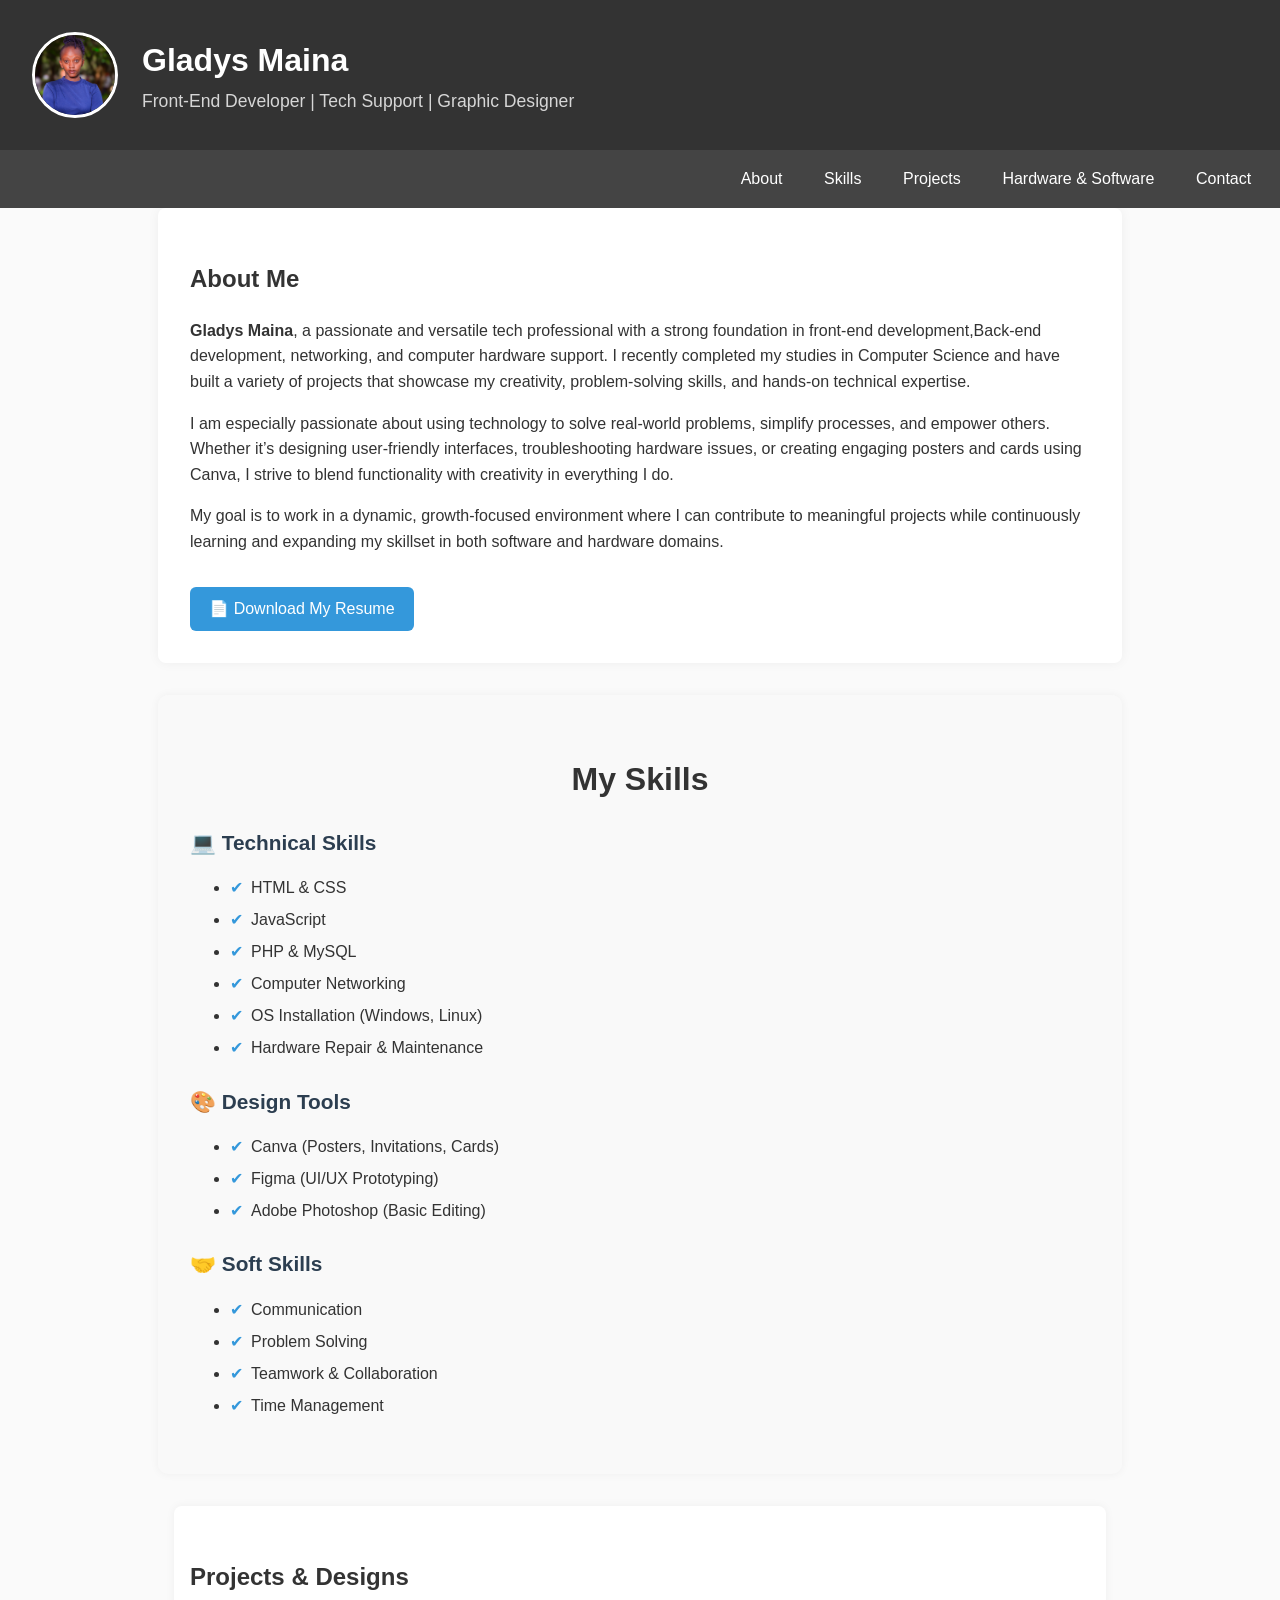
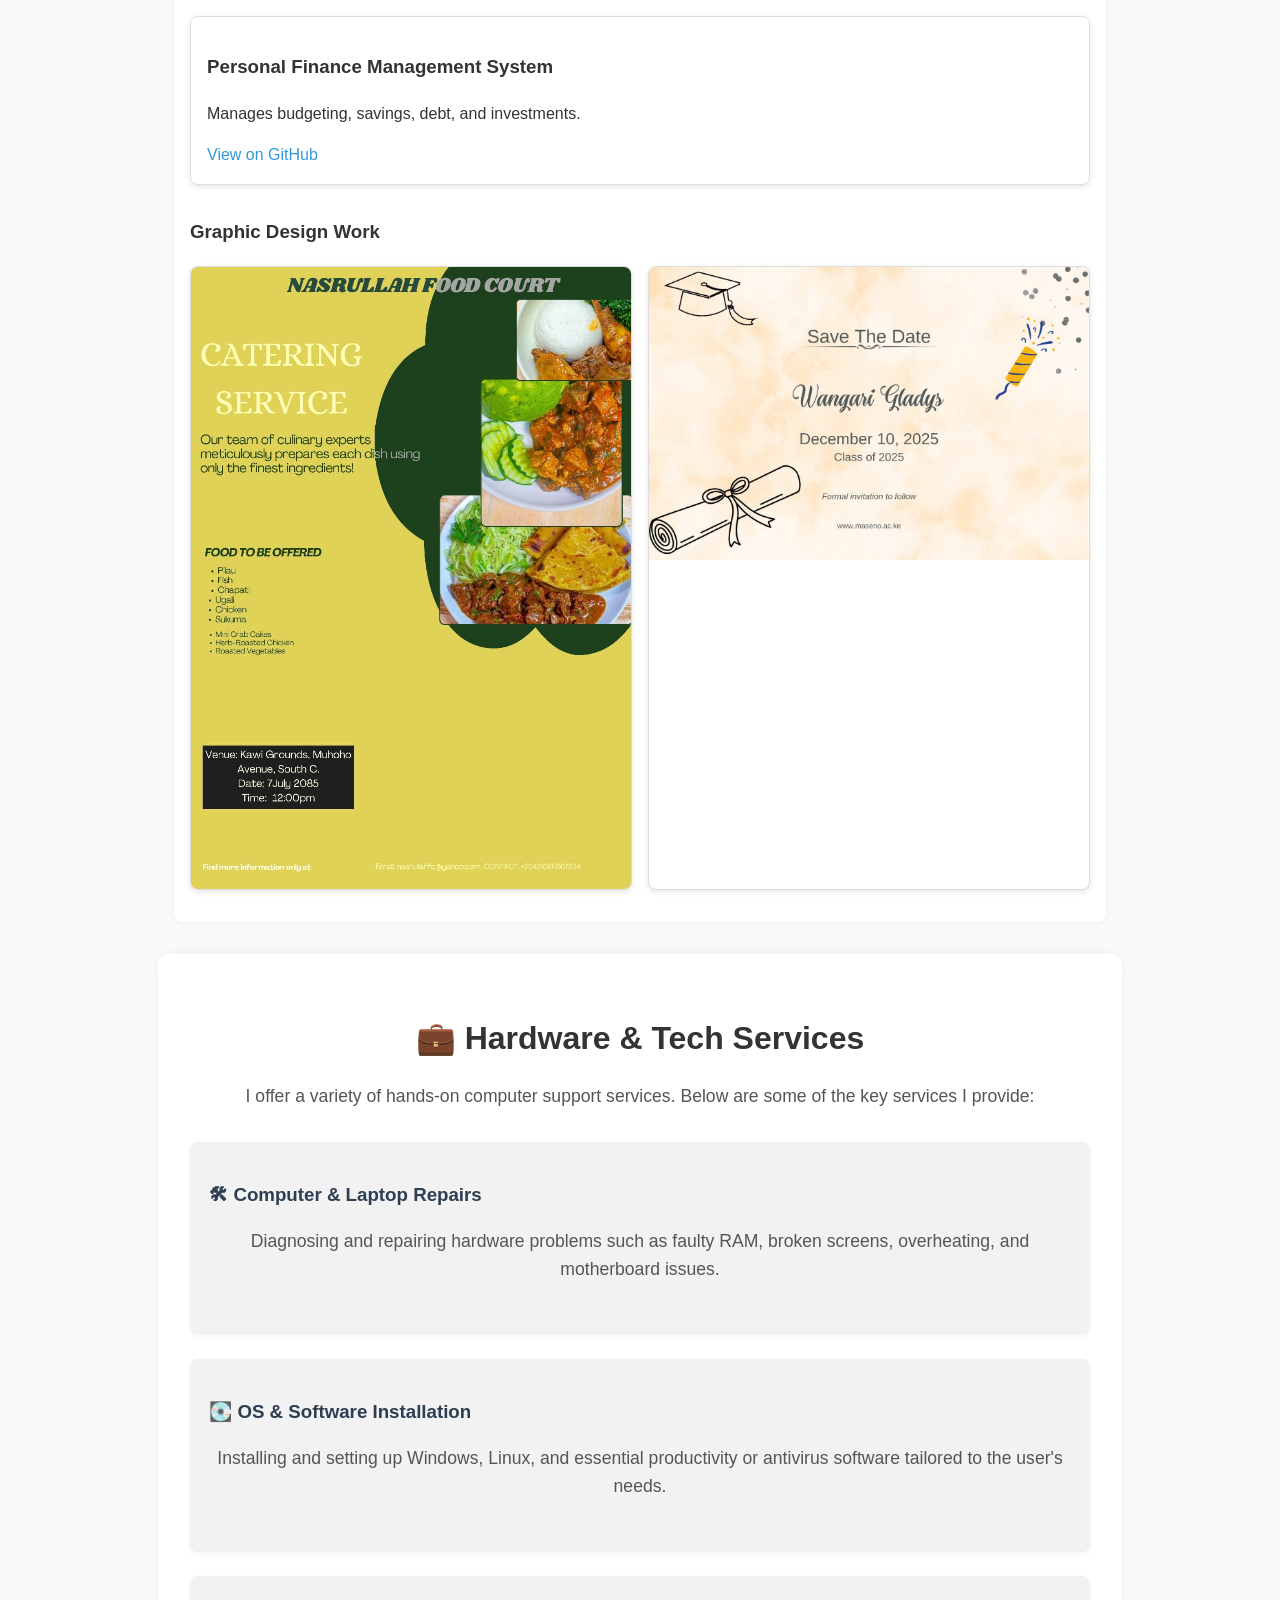
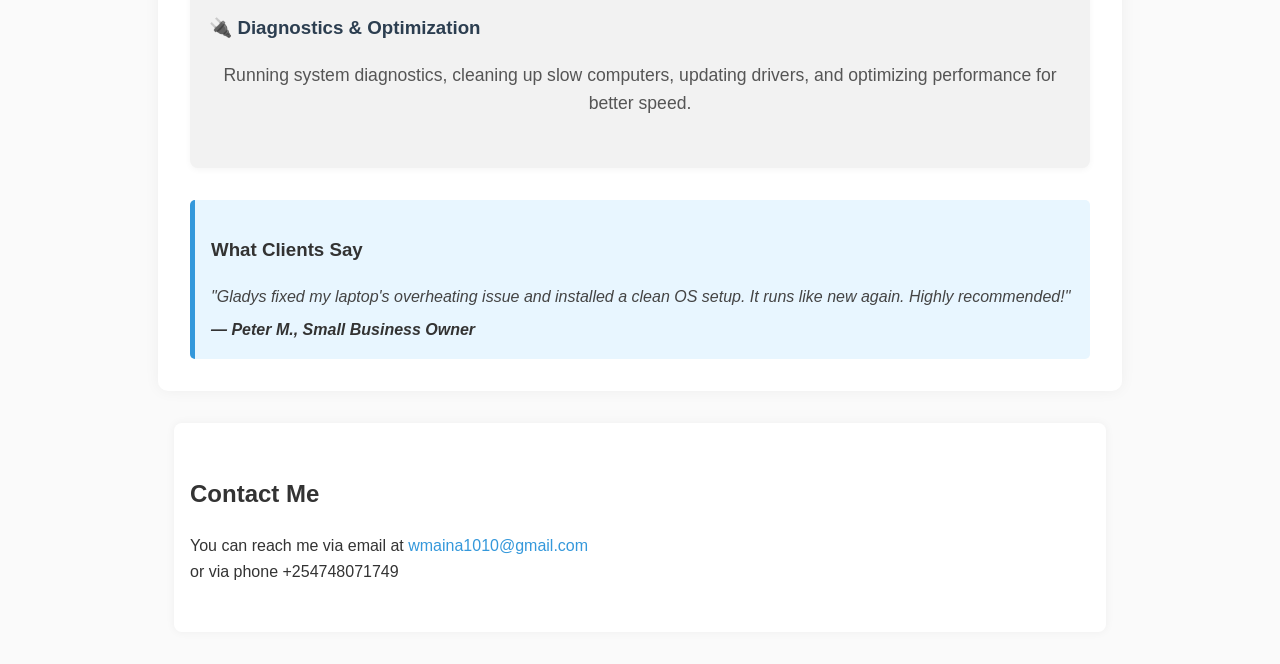
<file: portf1.html>
<!DOCTYPE html>
<html lang="en">
<head>
  <meta charset="UTF-8" />
  <meta name="viewport" content="width=device-width, initial-scale=1" />
  <title>Gladys Maina Portfolio</title>
  <link rel="stylesheet" href="styles.css" />
</head>
<body>

  <!-- Header with profile picture -->
  <header>
    <img src="portraitG.jpg" alt="Gladys Maina" class="profile-pic-header" />
    <div class="header-text">
      <h1>Gladys Maina</h1>
      <p>Front-End Developer | Tech Support | Graphic Designer </p>
    </div>
  </header>
 <style>
    /* Zoom effect for profile picture */
    .profile-pic-header {
      transition: transform 0.3s ease;
      cursor: pointer;
      z-index: 10;
      position: relative;
    }
    .profile-pic-header.zoomed {
      transform: scale(2);
      z-index: 11;
      position: relative;
    }
    .zoom-overlay {
      position: fixed;
      top: 0; left: 0;
      width: 100vw; height: 100vh;
      background: rgba(0,0,0,0.4);
      z-index: 10;
      display: none;
    }
    .zoom-overlay.show {
      display: block;
    }
  </style>
  <!-- Navbar -->
  <nav>
    <div class="menu-toggle" id="menu-toggle">&#9776;</div>

    <div class="nav-links" id="nav-links">
      <a href="#about">About</a>
       <a href="#skills">Skills</a>
       <a href="#projects">Projects</a>
      <a href="#services">Hardware & Software</a>
      <a href="#contact">Contact</a>
    </div>
  </nav>

  <!-- About Section -->
  <section id="about" class="fade-in">
    <h2>About Me</h2>
    <p>
    <strong>Gladys Maina</strong>, a passionate and versatile tech professional with a strong foundation in front-end development,Back-end development, networking, and computer hardware support. I recently completed my studies in Computer Science and have built a variety of projects that showcase my creativity, problem-solving skills, and hands-on technical expertise.
    </p>
    <p>
      I am especially passionate about using technology to solve real-world problems, simplify processes, and empower others. Whether it’s designing user-friendly interfaces, troubleshooting hardware issues, or creating engaging posters and cards using Canva, I strive to blend functionality with creativity in everything I do.
    </p>
    <p>
      My goal is to work in a dynamic, growth-focused environment where I can contribute to meaningful projects while continuously learning and expanding my skillset in both software and hardware domains.
    </p>
    <a href="https://raw.githubusercontent.com/carey616/MyPORTFOLIO/main/GMaina%20Resume.pdf" download class="btn" download>📄 Download My Resume</a>
   

    </a>
  </section>
   <!-- Skills Section -->
 <section id="skills" class="fade-in">
    <h2>My Skills</h2>
  
    <div class="skills-category">
      <h3>💻 Technical Skills</h3>
      <ul>
        <li>HTML & CSS</li>
        <li>JavaScript</li>
        <li>PHP & MySQL</li>
        <li>Computer Networking</li>
        <li>OS Installation (Windows, Linux)</li>
        <li>Hardware Repair & Maintenance</li>
      </ul>
    </div>
  
    <div class="skills-category">
      <h3>🎨 Design Tools</h3>
      <ul>
        <li>Canva (Posters, Invitations, Cards)</li>
        <li>Figma (UI/UX Prototyping)</li>
        <li>Adobe Photoshop (Basic Editing)</li>
      </ul>
    </div>
  
    <div class="skills-category">
      <h3>🤝 Soft Skills</h3>
      <ul>
        <li>Communication</li>
        <li>Problem Solving</li>
        <li>Teamwork & Collaboration</li>
        <li>Time Management</li>
      </ul>
    </div>
  </section>
  

  <!-- Projects & Designs Section -->
  <section id="projects" class="fade-in">
    <h2>Projects & Designs</h2>

    <!-- Coding Projects -->
    <div class="project-grid">
      <div class="project-card">
        <h3>Personal Finance Management System</h3>
        <p>Manages budgeting, savings, debt, and investments.</p>
        <a href="#">View on GitHub</a>
      </div>
      <!-- Add more coding projects here -->
    </div>

  
    <!-- Graphic Design Projects -->
    <h3>Graphic Design Work</h3>
    <div class="design-grid">
      <div class="design-card">
        <img src="poster.jpeg" alt="Event Poster" />
 
      </div>
      <div class="design-card">
        <img src="card.jpeg" alt="Invitation Card" />
 
      </div>
      <!-- Add more designs here -->
    </div>
  </section>

  <section id="services" class="fade-in">
    <h2>💼 Hardware & Tech Services</h2>
    <p>I offer a variety of hands-on computer support services. Below are some of the key services I provide:</p>
  
    <div class="service-list">
      <div class="service-card">
        <h3>🛠 Computer & Laptop Repairs</h3>
        <p>Diagnosing and repairing hardware problems such as faulty RAM, broken screens, overheating, and motherboard issues.</p>
      </div>
  
      <div class="service-card">
        <h3>💽 OS & Software Installation</h3>
        <p>Installing and setting up Windows, Linux, and essential productivity or antivirus software tailored to the user's needs.</p>
      </div>
  
      <div class="service-card">
        <h3>🔌 Diagnostics & Optimization</h3>
        <p>Running system diagnostics, cleaning up slow computers, updating drivers, and optimizing performance for better speed.</p>
      </div>
    </div>
  
    <div class="testimonials">
      <h3>What Clients Say</h3>
      <blockquote>
        "Gladys fixed my laptop's overheating issue and installed a clean OS setup. It runs like new again. Highly recommended!"  
        <footer>— Peter M., Small Business Owner</footer>
      </blockquote>
    </div>
  </section>
  

  

  <!-- Contact Section -->
  <section id="contact" class="fade-in">
    <h2>Contact Me</h2>
    <p>You can reach me via email at <a href="mailto:wmaina1010@gmail.com">wmaina1010@gmail.com</a><br>
    or via phone +254748071749
    </p>
  </section>

  <script>
    const menuToggle = document.getElementById('menu-toggle');
    const navLinks = document.getElementById('nav-links');

    menuToggle.addEventListener('click', () => {
      navLinks.classList.toggle('show');
    });
      </script>
  <script>
    // Profile pic zoom logic (if you want to keep JS in a separate file)
const profilePic = document.querySelector('.profile-pic-header');
const zoomOverlay = document.querySelector('.zoom-overlay');

function zoomIn() {
  profilePic.classList.add('zoomed');
  zoomOverlay.classList.add('show');
}
function zoomOut() {
  profilePic.classList.remove('zoomed');
  zoomOverlay.classList.remove('show');
}

// Zoom in on click/touch
profilePic.addEventListener('click', (e) => {
  if (!profilePic.classList.contains('zoomed')) {
    zoomIn();
  } else {
    zoomOut();
  }
  e.stopPropagation();
});
profilePic.addEventListener('touchstart', (e) => {
  if (!profilePic.classList.contains('zoomed')) {
    zoomIn();
  } else {
    zoomOut();
  }
  e.stopPropagation();
});

// Zoom out on overlay click/touch
zoomOverlay.addEventListener('click', zoomOut);
zoomOverlay.addEventListener('touchstart', zoomOut);

// Zoom out with Escape key
document.addEventListener('keydown', (e) => {
  if (e.key === 'Escape') zoomOut();
});
  </script>
  
<script>
  fetch("https://your-n8n-host/webhook/portfolio-visit")
    .catch(err => console.error("Tracking failed", err));
</script>
</body>
</html>
</file>
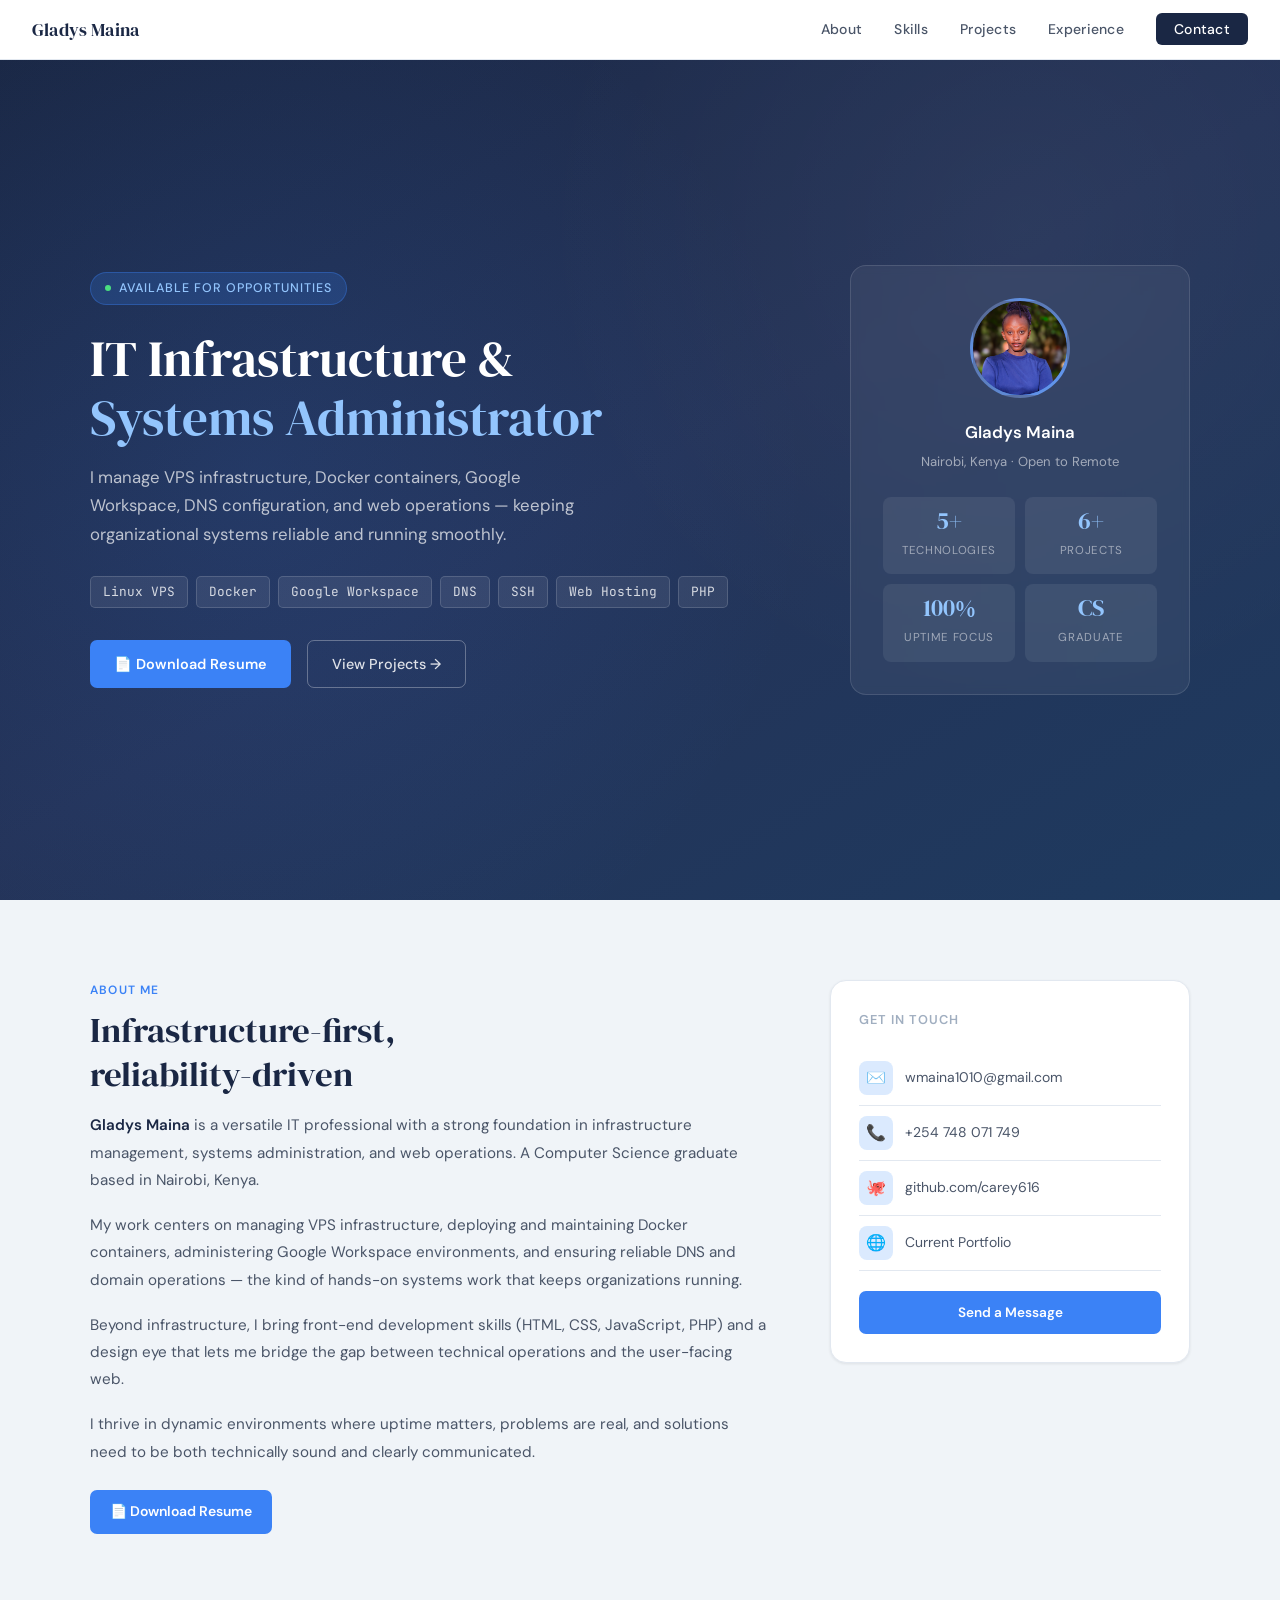
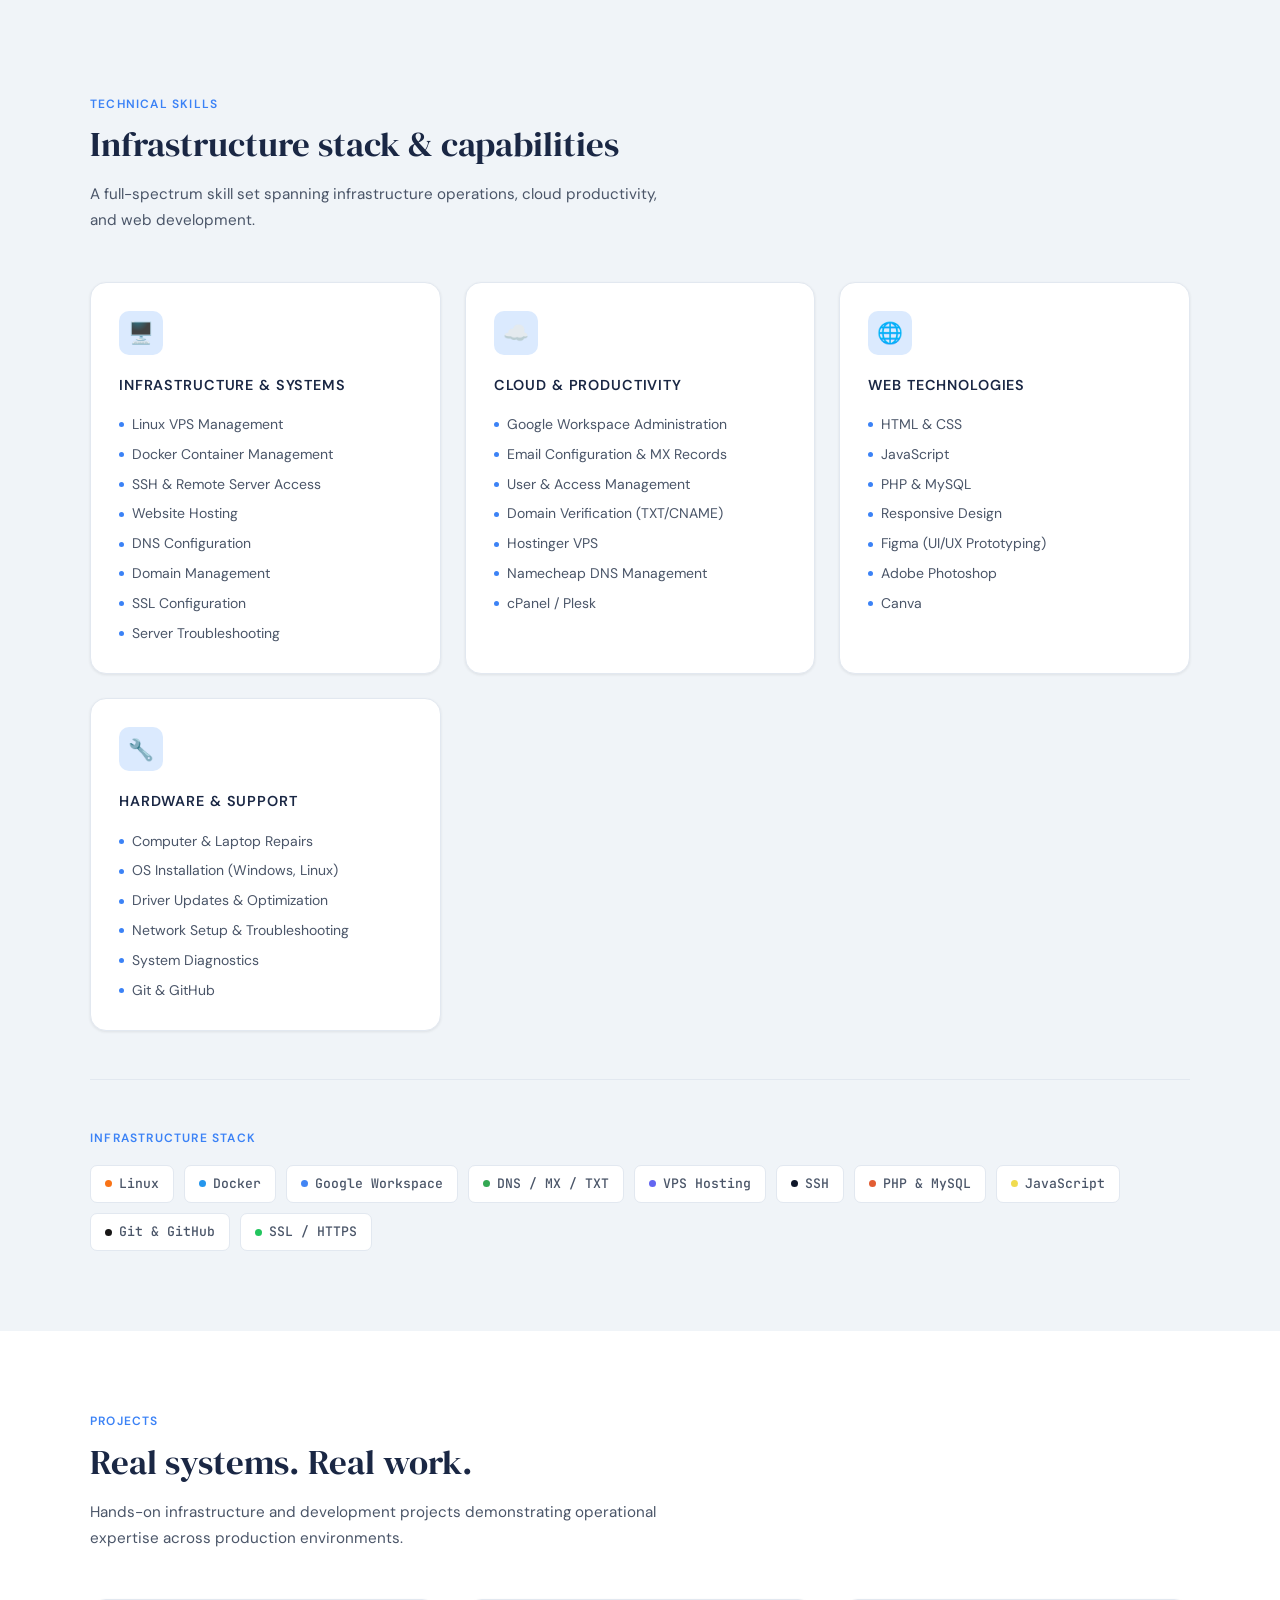
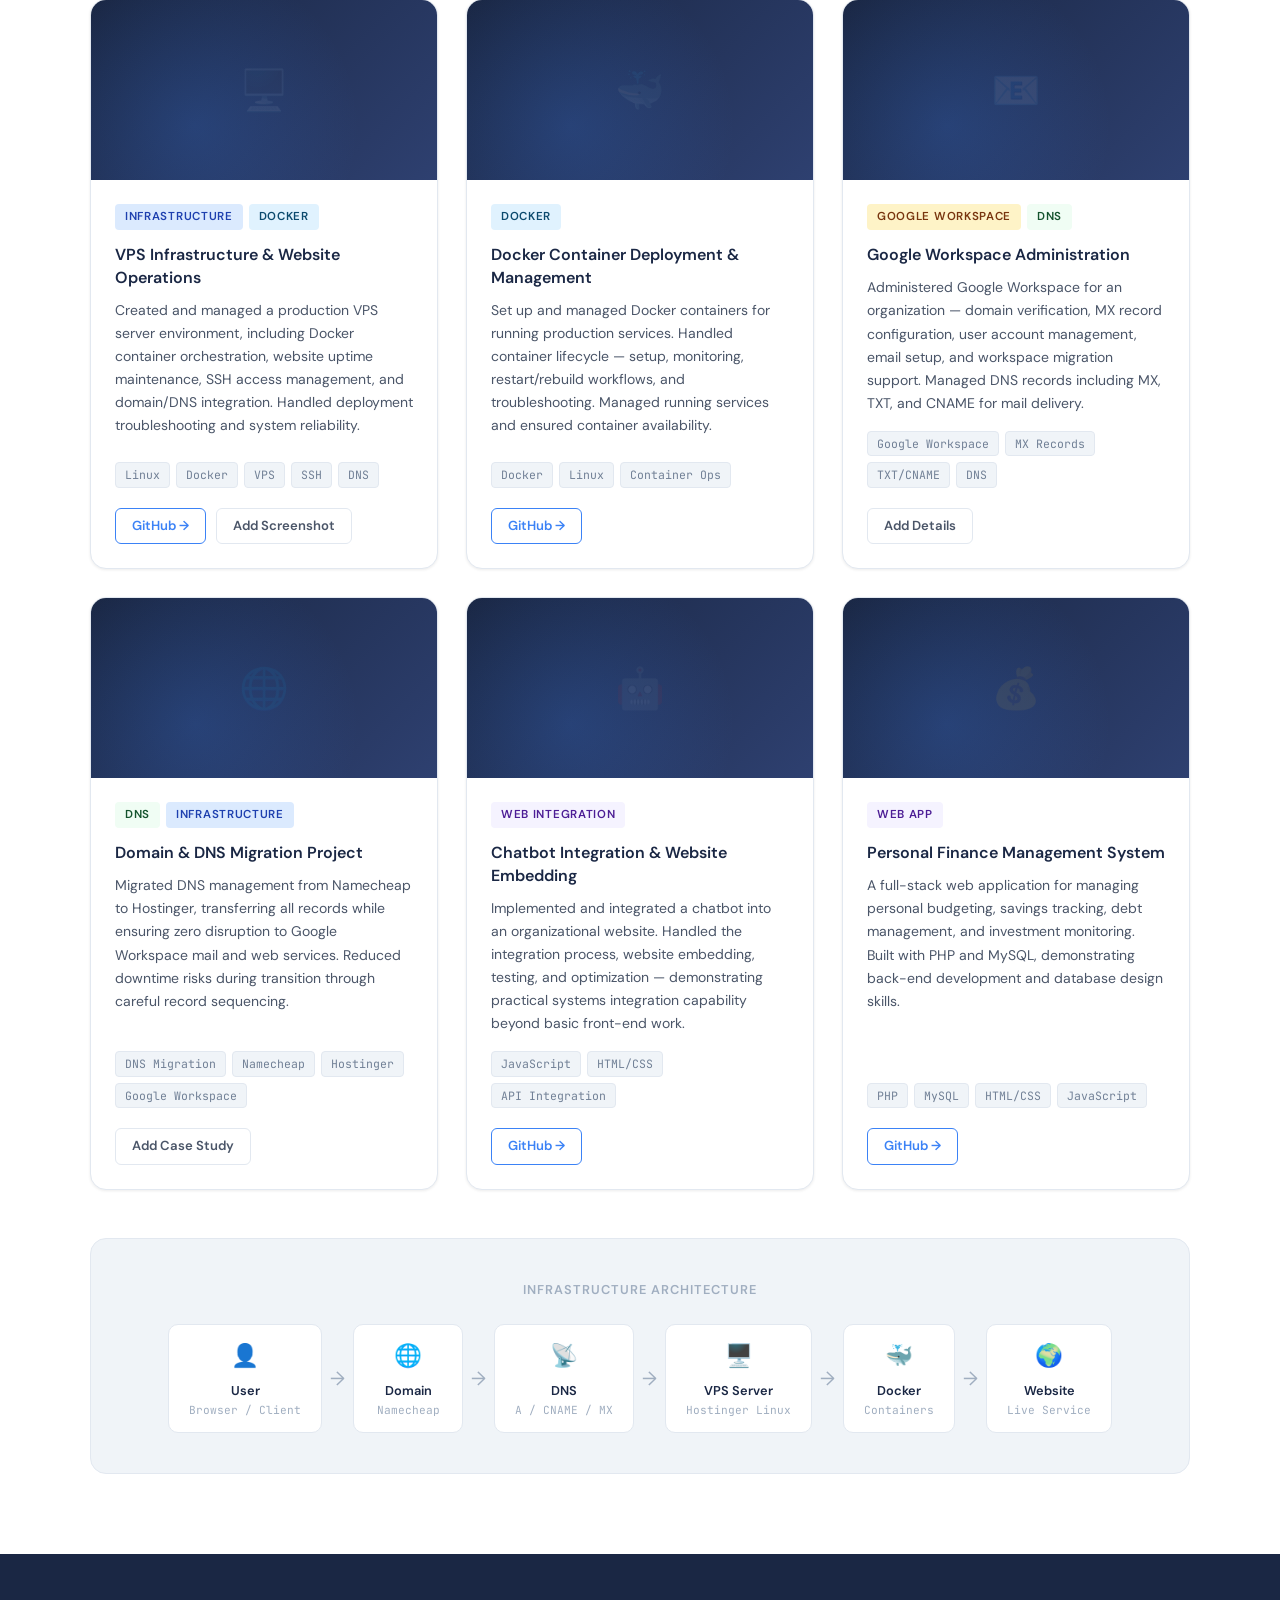
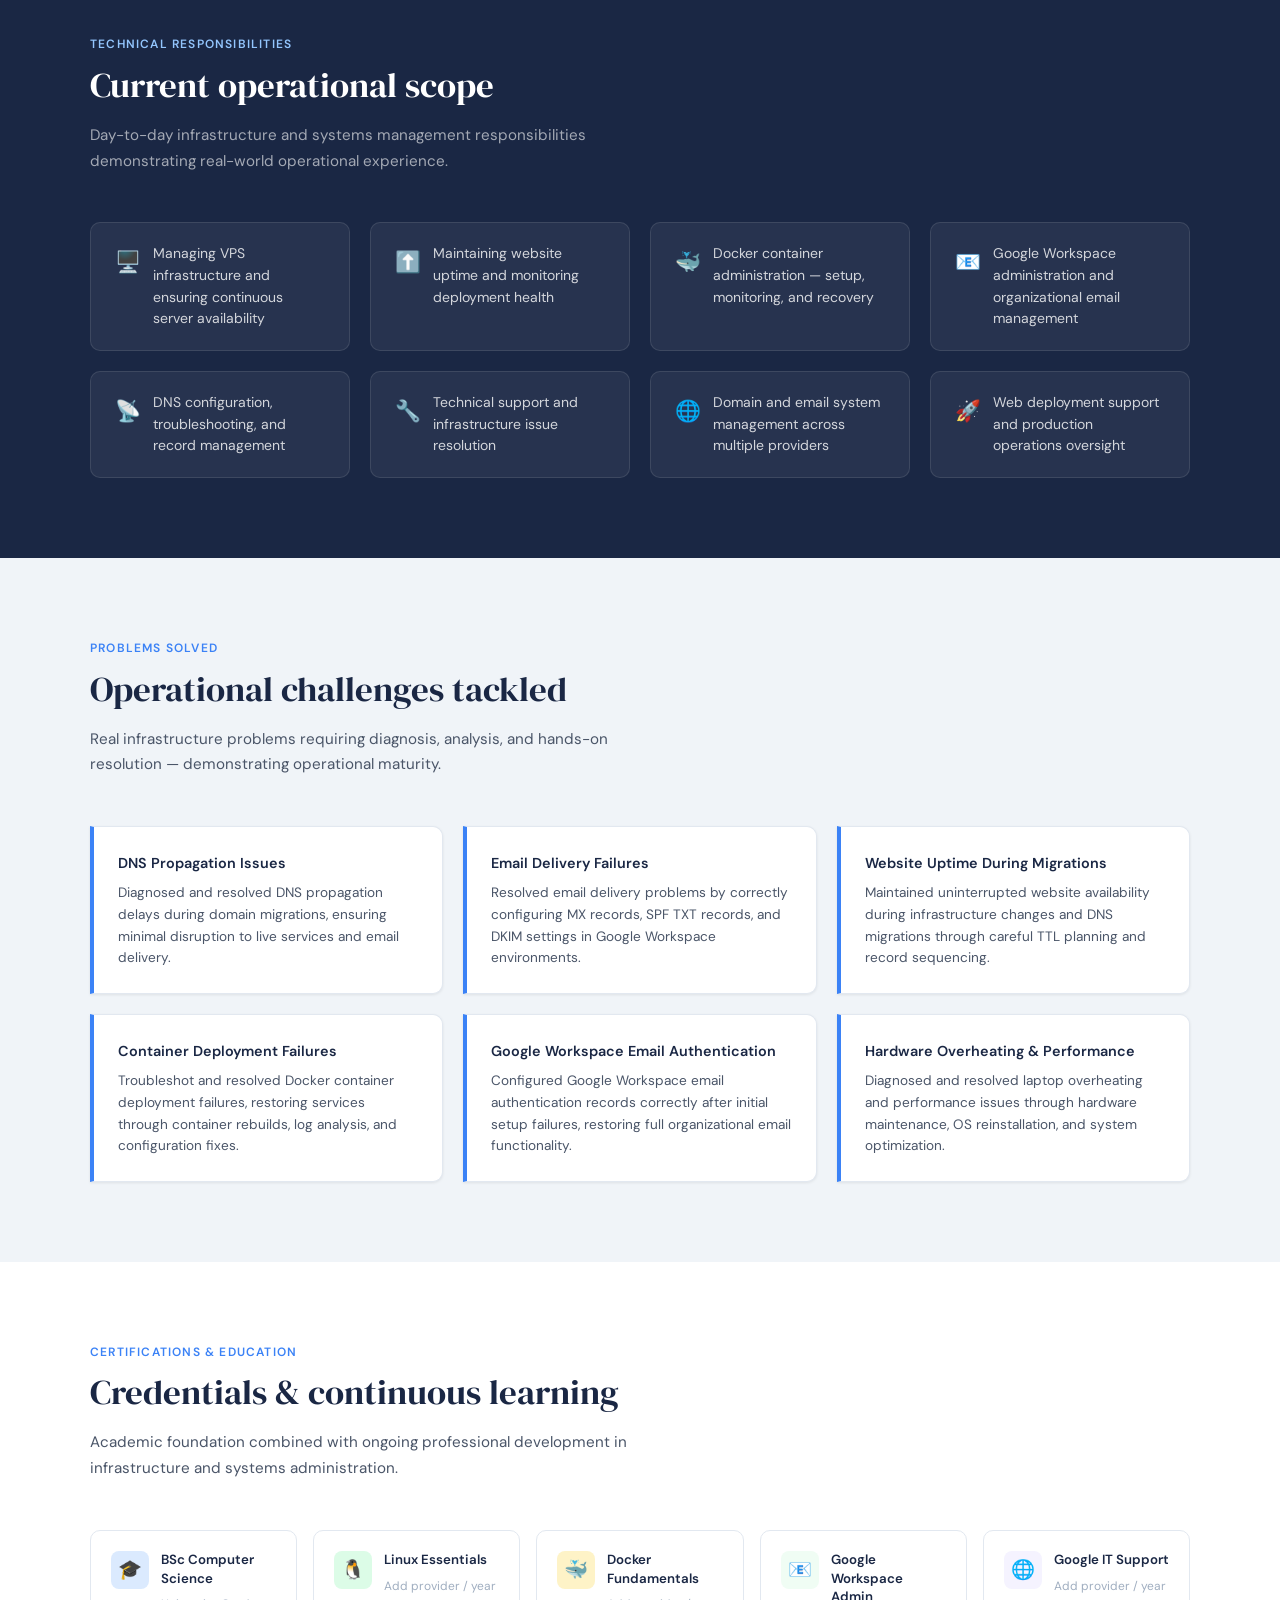
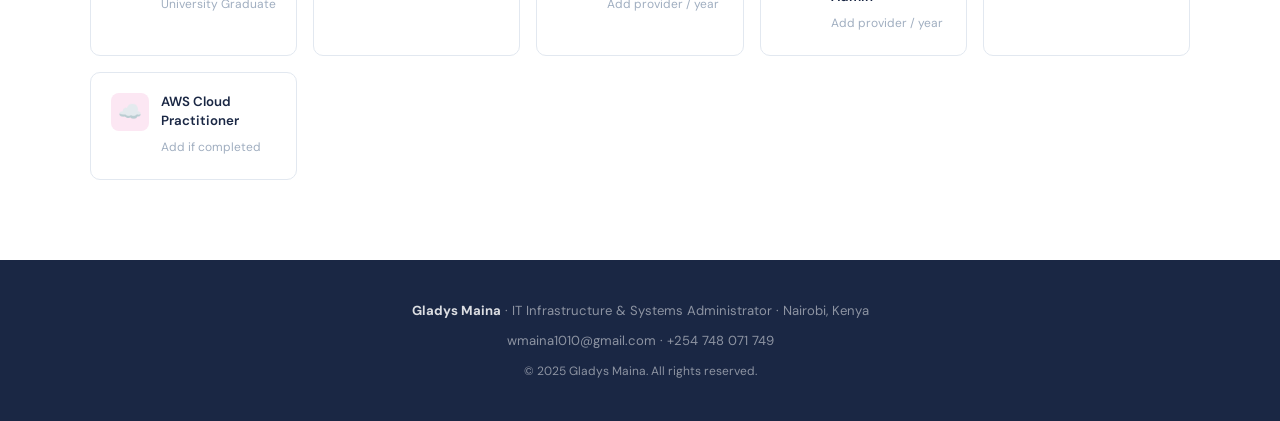
<file: portf2.html>
<!DOCTYPE html>
<html lang="en">
<head>
<meta charset="UTF-8">
<meta name="viewport" content="width=device-width, initial-scale=1.0">
<meta name="description" content="Gladys Maina – IT Support & Systems Administrator specializing in VPS infrastructure, Docker, Google Workspace, DNS, and web operations.">
<meta property="og:title" content="Gladys Maina | IT Infrastructure & Systems Administrator">
<meta property="og:description" content="IT professional managing VPS infrastructure, Docker containers, Google Workspace, DNS, and technical support for organizational systems.">
<meta property="og:type" content="website">
<title>Gladys Maina | IT Infrastructure & Systems Administrator</title>
<link rel="preconnect" href="https://fonts.googleapis.com">
<link rel="preconnect" href="https://fonts.gstatic.com" crossorigin>
<link href="https://fonts.googleapis.com/css2?family=DM+Serif+Display&family=DM+Sans:wght@300;400;500;600&family=JetBrains+Mono:wght@400;500&display=swap" rel="stylesheet">
<style>
  *, *::before, *::after { box-sizing: border-box; margin: 0; padding: 0; }

  :root {
    --navy: #1a2744;
    --navy-mid: #243358;
    --navy-light: #2e4070;
    --slate: #4a5568;
    --slate-light: #718096;
    --silver: #a0aec0;
    --fog: #e2e8f0;
    --mist: #f0f4f8;
    --white: #ffffff;
    --accent: #3b82f6;
    --accent-soft: #dbeafe;
    --accent-dim: #93c5fd;
    --green-soft: #d1fae5;
    --green-text: #065f46;
    --amber-soft: #fef3c7;
    --amber-text: #92400e;
    --red-soft: #fee2e2;
    --red-text: #991b1b;
    --shadow-sm: 0 1px 3px rgba(0,0,0,0.08);
    --shadow-md: 0 4px 16px rgba(0,0,0,0.1);
    --radius: 10px;
    --radius-lg: 16px;
  }

  html { scroll-behavior: smooth; }

  body {
    font-family: 'DM Sans', sans-serif;
    color: var(--navy);
    background: var(--white);
    line-height: 1.7;
    font-size: 15px;
  }

  /* NAV */
  nav {
    position: sticky;
    top: 0;
    z-index: 100;
    background: rgba(255,255,255,0.95);
    backdrop-filter: blur(8px);
    border-bottom: 1px solid var(--fog);
    padding: 0 2rem;
    display: flex;
    align-items: center;
    justify-content: space-between;
    height: 60px;
  }

  .nav-logo {
    font-family: 'DM Serif Display', serif;
    font-size: 1.15rem;
    color: var(--navy);
    letter-spacing: 0.01em;
  }

  .nav-links {
    display: flex;
    gap: 2rem;
    list-style: none;
  }

  .nav-links a {
    text-decoration: none;
    color: var(--slate);
    font-size: 0.875rem;
    font-weight: 500;
    letter-spacing: 0.02em;
    transition: color 0.2s;
  }

  .nav-links a:hover { color: var(--navy); }

  .nav-cta {
    background: var(--navy);
    color: var(--white) !important;
    padding: 7px 18px;
    border-radius: 6px;
    transition: background 0.2s !important;
  }

  .nav-cta:hover { background: var(--navy-light) !important; color: var(--white) !important; }

  /* HERO */
  .hero {
    min-height: calc(100vh - 60px);
    display: flex;
    align-items: center;
    background: linear-gradient(150deg, var(--navy) 0%, var(--navy-mid) 50%, #1e3a5f 100%);
    position: relative;
    overflow: hidden;
    padding: 4rem 2rem;
  }

  .hero::before {
    content: '';
    position: absolute;
    inset: 0;
    background-image:
      radial-gradient(circle at 20% 50%, rgba(59,130,246,0.12) 0%, transparent 50%),
      radial-gradient(circle at 80% 20%, rgba(255,255,255,0.04) 0%, transparent 40%);
  }

  .hero-grid {
    max-width: 1100px;
    margin: 0 auto;
    display: grid;
    grid-template-columns: 1fr 340px;
    gap: 4rem;
    align-items: center;
    position: relative;
    z-index: 1;
    width: 100%;
  }

  .hero-badge {
    display: inline-flex;
    align-items: center;
    gap: 8px;
    background: rgba(59,130,246,0.2);
    border: 1px solid rgba(59,130,246,0.35);
    color: #93c5fd;
    font-size: 0.78rem;
    font-weight: 500;
    letter-spacing: 0.08em;
    text-transform: uppercase;
    padding: 5px 14px;
    border-radius: 100px;
    margin-bottom: 1.5rem;
  }

  .hero-badge::before {
    content: '';
    width: 6px;
    height: 6px;
    background: #4ade80;
    border-radius: 50%;
    flex-shrink: 0;
  }

  .hero h1 {
    font-family: 'DM Serif Display', serif;
    font-size: clamp(2.2rem, 4vw, 3.2rem);
    color: var(--white);
    line-height: 1.15;
    margin-bottom: 1rem;
    font-weight: 400;
  }

  .hero h1 span {
    color: #93c5fd;
  }

  .hero-sub {
    font-size: 1.05rem;
    color: rgba(255,255,255,0.7);
    margin-bottom: 1.75rem;
    max-width: 520px;
    line-height: 1.7;
  }

  .hero-tags {
    display: flex;
    flex-wrap: wrap;
    gap: 8px;
    margin-bottom: 2rem;
  }

  .tag {
    background: rgba(255,255,255,0.08);
    border: 1px solid rgba(255,255,255,0.15);
    color: rgba(255,255,255,0.8);
    font-size: 0.8rem;
    font-family: 'JetBrains Mono', monospace;
    padding: 4px 12px;
    border-radius: 5px;
  }

  .hero-actions {
    display: flex;
    gap: 1rem;
    flex-wrap: wrap;
  }

  .btn-primary {
    background: var(--accent);
    color: var(--white);
    text-decoration: none;
    padding: 11px 24px;
    border-radius: 7px;
    font-weight: 600;
    font-size: 0.9rem;
    transition: background 0.2s, transform 0.1s;
    display: inline-flex;
    align-items: center;
    gap: 8px;
  }

  .btn-primary:hover { background: #2563eb; transform: translateY(-1px); }

  .btn-ghost {
    border: 1px solid rgba(255,255,255,0.3);
    color: rgba(255,255,255,0.85);
    text-decoration: none;
    padding: 11px 24px;
    border-radius: 7px;
    font-weight: 500;
    font-size: 0.9rem;
    transition: border-color 0.2s, background 0.2s;
    display: inline-flex;
    align-items: center;
    gap: 8px;
  }

  .btn-ghost:hover { border-color: rgba(255,255,255,0.6); background: rgba(255,255,255,0.06); }

  .hero-card {
    background: rgba(255,255,255,0.06);
    border: 1px solid rgba(255,255,255,0.12);
    border-radius: var(--radius-lg);
    padding: 2rem;
    backdrop-filter: blur(4px);
  }

  .avatar-placeholder {
    width: 100px;
    height: 100px;
    border-radius: 50%;
    background: linear-gradient(135deg, #2e4070, #3b82f6);
    margin: 0 auto 1.25rem;
    display: flex;
    align-items: center;
    justify-content: center;
    font-family: 'DM Serif Display', serif;
    font-size: 2.2rem;
    color: white;
    border: 3px solid rgba(255,255,255,0.2);
    overflow: hidden;
  }

  .avatar-placeholder img {
    width: 100%;
    height: 100%;
    object-fit: cover;
    border-radius: 50%;
  }

  .hero-card-name {
    text-align: center;
    color: white;
    font-weight: 600;
    font-size: 1.05rem;
    margin-bottom: 4px;
  }

  .hero-card-role {
    text-align: center;
    color: rgba(255,255,255,0.55);
    font-size: 0.82rem;
    margin-bottom: 1.5rem;
  }

  .stat-row {
    display: grid;
    grid-template-columns: 1fr 1fr;
    gap: 10px;
  }

  .stat-box {
    background: rgba(255,255,255,0.07);
    border-radius: 8px;
    padding: 12px;
    text-align: center;
  }

  .stat-num {
    font-family: 'DM Serif Display', serif;
    font-size: 1.5rem;
    color: #93c5fd;
    display: block;
    line-height: 1;
    margin-bottom: 4px;
  }

  .stat-label {
    font-size: 0.72rem;
    color: rgba(255,255,255,0.5);
    text-transform: uppercase;
    letter-spacing: 0.06em;
  }

  /* SECTIONS */
  section {
    padding: 5rem 2rem;
  }

  .section-inner {
    max-width: 1100px;
    margin: 0 auto;
  }

  .section-label {
    font-size: 0.75rem;
    font-weight: 600;
    letter-spacing: 0.1em;
    text-transform: uppercase;
    color: var(--accent);
    margin-bottom: 0.5rem;
  }

  .section-title {
    font-family: 'DM Serif Display', serif;
    font-size: clamp(1.6rem, 3vw, 2.2rem);
    color: var(--navy);
    font-weight: 400;
    margin-bottom: 1rem;
    line-height: 1.25;
  }

  .section-desc {
    color: var(--slate);
    max-width: 580px;
    margin-bottom: 3rem;
    font-size: 0.95rem;
  }

  /* SKILLS */
  #skills { background: var(--mist); }

  .skills-grid {
    display: grid;
    grid-template-columns: repeat(auto-fit, minmax(260px, 1fr));
    gap: 1.5rem;
  }

  .skill-card {
    background: var(--white);
    border: 1px solid var(--fog);
    border-radius: var(--radius-lg);
    padding: 1.75rem;
    box-shadow: var(--shadow-sm);
  }

  .skill-card-icon {
    width: 44px;
    height: 44px;
    border-radius: 10px;
    background: var(--accent-soft);
    display: flex;
    align-items: center;
    justify-content: center;
    margin-bottom: 1.1rem;
    font-size: 1.3rem;
  }

  .skill-card h3 {
    font-size: 0.9rem;
    font-weight: 600;
    color: var(--navy);
    margin-bottom: 1rem;
    text-transform: uppercase;
    letter-spacing: 0.06em;
  }

  .skill-list {
    list-style: none;
    display: flex;
    flex-direction: column;
    gap: 6px;
  }

  .skill-list li {
    font-size: 0.875rem;
    color: var(--slate);
    display: flex;
    align-items: center;
    gap: 8px;
  }

  .skill-list li::before {
    content: '';
    width: 5px;
    height: 5px;
    border-radius: 50%;
    background: var(--accent);
    flex-shrink: 0;
  }

  /* STACK BADGES */
  .stack-section {
    margin-top: 3rem;
    padding-top: 3rem;
    border-top: 1px solid var(--fog);
  }

  .stack-grid {
    display: flex;
    flex-wrap: wrap;
    gap: 10px;
    margin-top: 1rem;
  }

  .stack-badge {
    display: flex;
    align-items: center;
    gap: 7px;
    background: var(--white);
    border: 1px solid var(--fog);
    border-radius: 7px;
    padding: 7px 14px;
    font-size: 0.82rem;
    font-weight: 500;
    color: var(--slate);
    font-family: 'JetBrains Mono', monospace;
  }

  .stack-dot {
    width: 7px;
    height: 7px;
    border-radius: 50%;
    flex-shrink: 0;
  }

  /* PROJECTS */
  .projects-grid {
    display: grid;
    grid-template-columns: repeat(auto-fit, minmax(320px, 1fr));
    gap: 1.75rem;
  }

  .project-card {
    border: 1px solid var(--fog);
    border-radius: var(--radius-lg);
    overflow: hidden;
    background: var(--white);
    box-shadow: var(--shadow-sm);
    transition: box-shadow 0.2s, transform 0.2s;
    display: flex;
    flex-direction: column;
  }

  .project-card:hover {
    box-shadow: var(--shadow-md);
    transform: translateY(-3px);
  }

  .project-img {
    height: 180px;
    background: linear-gradient(135deg, var(--navy) 0%, var(--navy-light) 100%);
    display: flex;
    align-items: center;
    justify-content: center;
    color: rgba(255,255,255,0.25);
    font-size: 0.8rem;
    font-weight: 500;
    letter-spacing: 0.05em;
    text-transform: uppercase;
    position: relative;
    overflow: hidden;
  }

  .project-img::after {
    content: '';
    position: absolute;
    inset: 0;
    background-image: radial-gradient(circle at 30% 70%, rgba(59,130,246,0.2) 0%, transparent 60%);
  }

  .project-img-icon {
    font-size: 2.5rem;
    opacity: 0.3;
    z-index: 1;
  }

  .project-body {
    padding: 1.5rem;
    flex: 1;
    display: flex;
    flex-direction: column;
  }

  .project-cats {
    display: flex;
    flex-wrap: wrap;
    gap: 6px;
    margin-bottom: 0.9rem;
  }

  .project-cat {
    font-size: 0.72rem;
    font-weight: 600;
    letter-spacing: 0.06em;
    text-transform: uppercase;
    padding: 3px 10px;
    border-radius: 4px;
  }

  .cat-infra { background: #dbeafe; color: #1e40af; }
  .cat-docker { background: #e0f2fe; color: #0c4a6e; }
  .cat-dns { background: #f0fdf4; color: #14532d; }
  .cat-workspace { background: #fef3c7; color: #78350f; }
  .cat-web { background: #f5f3ff; color: #4c1d95; }
  .cat-design { background: #fce7f3; color: #831843; }

  .project-body h3 {
    font-size: 1rem;
    font-weight: 600;
    color: var(--navy);
    margin-bottom: 0.6rem;
    line-height: 1.4;
  }

  .project-body p {
    font-size: 0.875rem;
    color: var(--slate);
    line-height: 1.65;
    margin-bottom: 1rem;
    flex: 1;
  }

  .project-tech {
    display: flex;
    flex-wrap: wrap;
    gap: 6px;
    margin-bottom: 1.25rem;
  }

  .tech-tag {
    font-size: 0.72rem;
    font-family: 'JetBrains Mono', monospace;
    color: var(--slate-light);
    background: var(--mist);
    border: 1px solid var(--fog);
    padding: 2px 9px;
    border-radius: 4px;
  }

  .project-links {
    display: flex;
    gap: 10px;
  }

  .project-link {
    text-decoration: none;
    font-size: 0.82rem;
    font-weight: 600;
    color: var(--accent);
    border: 1px solid var(--accent);
    padding: 6px 16px;
    border-radius: 6px;
    transition: background 0.2s, color 0.2s;
  }

  .project-link:hover {
    background: var(--accent);
    color: white;
  }

  .project-link.ghost {
    color: var(--slate);
    border-color: var(--fog);
  }

  .project-link.ghost:hover {
    background: var(--fog);
    color: var(--navy);
  }

  /* RESPONSIBILITIES */
  #responsibilities { background: var(--navy); }

  #responsibilities .section-label { color: #93c5fd; }
  #responsibilities .section-title { color: white; }
  #responsibilities .section-desc { color: rgba(255,255,255,0.6); }

  .resp-grid {
    display: grid;
    grid-template-columns: repeat(auto-fit, minmax(230px, 1fr));
    gap: 1.25rem;
  }

  .resp-item {
    background: rgba(255,255,255,0.06);
    border: 1px solid rgba(255,255,255,0.1);
    border-radius: var(--radius);
    padding: 1.25rem 1.5rem;
    display: flex;
    align-items: flex-start;
    gap: 12px;
  }

  .resp-icon {
    font-size: 1.3rem;
    flex-shrink: 0;
    margin-top: 1px;
  }

  .resp-item p {
    font-size: 0.875rem;
    color: rgba(255,255,255,0.8);
    line-height: 1.55;
  }

  /* PROBLEMS SOLVED */
  .problems-grid {
    display: grid;
    grid-template-columns: repeat(auto-fit, minmax(280px, 1fr));
    gap: 1.25rem;
  }

  .problem-card {
    background: var(--white);
    border: 1px solid var(--fog);
    border-left: 4px solid var(--accent);
    border-radius: 0 var(--radius) var(--radius) 0;
    padding: 1.5rem;
    box-shadow: var(--shadow-sm);
  }

  .problem-card h4 {
    font-size: 0.9rem;
    font-weight: 600;
    color: var(--navy);
    margin-bottom: 0.4rem;
  }

  .problem-card p {
    font-size: 0.85rem;
    color: var(--slate);
    line-height: 1.6;
  }

  /* DIAGRAM */
  .diagram-wrapper {
    background: var(--mist);
    border: 1px solid var(--fog);
    border-radius: var(--radius-lg);
    padding: 2.5rem 2rem;
    margin-top: 3rem;
  }

  .diagram-wrapper h3 {
    font-size: 0.8rem;
    font-weight: 600;
    letter-spacing: 0.08em;
    text-transform: uppercase;
    color: var(--silver);
    margin-bottom: 1.5rem;
    text-align: center;
  }

  .arch-flow {
    display: flex;
    align-items: center;
    justify-content: center;
    flex-wrap: wrap;
    gap: 0;
  }

  .arch-node {
    background: var(--white);
    border: 1px solid var(--fog);
    border-radius: var(--radius);
    padding: 12px 20px;
    text-align: center;
    min-width: 110px;
  }

  .arch-node .node-icon { font-size: 1.4rem; margin-bottom: 4px; display: block; }
  .arch-node .node-label { font-size: 0.8rem; font-weight: 600; color: var(--navy); display: block; }
  .arch-node .node-sub { font-size: 0.7rem; color: var(--silver); display: block; font-family: 'JetBrains Mono', monospace; }

  .arch-arrow {
    color: var(--silver);
    font-size: 1.2rem;
    padding: 0 8px;
    flex-shrink: 0;
  }

  /* ABOUT */
  #about { background: var(--mist); }

  .about-grid {
    display: grid;
    grid-template-columns: 1fr 360px;
    gap: 4rem;
    align-items: start;
  }

  .about-text p {
    color: var(--slate);
    font-size: 0.95rem;
    margin-bottom: 1.1rem;
    line-height: 1.8;
  }

  .about-text p strong {
    color: var(--navy);
    font-weight: 600;
  }

  .about-contact {
    background: var(--white);
    border: 1px solid var(--fog);
    border-radius: var(--radius-lg);
    padding: 1.75rem;
    box-shadow: var(--shadow-sm);
  }

  .about-contact h3 {
    font-size: 0.8rem;
    font-weight: 600;
    letter-spacing: 0.08em;
    text-transform: uppercase;
    color: var(--silver);
    margin-bottom: 1.25rem;
  }

  .contact-item {
    display: flex;
    align-items: center;
    gap: 12px;
    padding: 10px 0;
    border-bottom: 1px solid var(--fog);
    text-decoration: none;
    color: var(--slate);
    font-size: 0.875rem;
    transition: color 0.2s;
  }

  .contact-item:last-child { border-bottom: none; }
  .contact-item:hover { color: var(--accent); }

  .contact-icon {
    width: 34px;
    height: 34px;
    background: var(--accent-soft);
    border-radius: 8px;
    display: flex;
    align-items: center;
    justify-content: center;
    flex-shrink: 0;
    font-size: 1rem;
    color: var(--accent);
  }

  /* CERTS */
  .certs-grid {
    display: grid;
    grid-template-columns: repeat(auto-fit, minmax(200px, 1fr));
    gap: 1rem;
  }

  .cert-card {
    border: 1px solid var(--fog);
    border-radius: var(--radius);
    padding: 1.25rem;
    display: flex;
    align-items: flex-start;
    gap: 12px;
    background: var(--white);
  }

  .cert-icon {
    width: 38px;
    height: 38px;
    border-radius: 8px;
    display: flex;
    align-items: center;
    justify-content: center;
    font-size: 1.2rem;
    flex-shrink: 0;
  }

  .cert-card p {
    font-size: 0.83rem;
    font-weight: 600;
    color: var(--navy);
    line-height: 1.4;
    margin-bottom: 3px;
  }

  .cert-card span {
    font-size: 0.75rem;
    color: var(--silver);
  }

  /* FOOTER */
  footer {
    background: var(--navy);
    color: rgba(255,255,255,0.5);
    text-align: center;
    padding: 2.5rem 2rem;
    font-size: 0.82rem;
  }

  footer strong {
    color: rgba(255,255,255,0.85);
  }

  /* MOBILE NAV */
  .mobile-menu-btn {
    display: none;
    background: none;
    border: none;
    font-size: 1.5rem;
    cursor: pointer;
    color: var(--navy);
    padding: 4px;
  }

  /* RESPONSIVE */
  @media (max-width: 768px) {
    .nav-links { display: none; }
    .mobile-menu-btn { display: block; }
    .nav-links.open {
      display: flex;
      flex-direction: column;
      position: absolute;
      top: 60px;
      left: 0;
      right: 0;
      background: white;
      border-bottom: 1px solid var(--fog);
      padding: 1.5rem 2rem;
      gap: 1.25rem;
      box-shadow: var(--shadow-md);
    }
    .hero-grid { grid-template-columns: 1fr; }
    .hero-card { display: none; }
    .about-grid { grid-template-columns: 1fr; }
    .arch-flow { gap: 6px; }
    .arch-arrow { display: none; }
    section { padding: 3.5rem 1.25rem; }
  }

  /* SCROLL ANIMATION */
  .fade-in {
    opacity: 0;
    transform: translateY(24px);
    transition: opacity 0.55s ease, transform 0.55s ease;
  }
  .fade-in.visible {
    opacity: 1;
    transform: none;
  }
</style>
</head>
<body>

<!-- NAV -->
<nav>
  <div class="nav-logo">Gladys Maina</div>
  <ul class="nav-links" id="navLinks">
    <li><a href="#about">About</a></li>
    <li><a href="#skills">Skills</a></li>
    <li><a href="#projects">Projects</a></li>
    <li><a href="#responsibilities">Experience</a></li>
    <li><a href="#contact" class="nav-cta">Contact</a></li>
  </ul>
  <button class="mobile-menu-btn" onclick="document.getElementById('navLinks').classList.toggle('open')">☰</button>
</nav>

<!-- HERO -->
<section class="hero" id="home">
  <div class="hero-grid">
    <div>
      <div class="hero-badge">Available for opportunities</div>
      <h1>IT Infrastructure &amp;<br><span>Systems Administrator</span></h1>
      <p class="hero-sub">I manage VPS infrastructure, Docker containers, Google Workspace, DNS configuration, and web operations — keeping organizational systems reliable and running smoothly.</p>
      <div class="hero-tags">
        <span class="tag">Linux VPS</span>
        <span class="tag">Docker</span>
        <span class="tag">Google Workspace</span>
        <span class="tag">DNS</span>
        <span class="tag">SSH</span>
        <span class="tag">Web Hosting</span>
        <span class="tag">PHP</span>
      </div>
      <div class="hero-actions">
        <a href="https://raw.githubusercontent.com/carey616/MyPORTFOLIO/main/GMainaCV.pdf" class="btn-primary" target="_blank">
          📄 Download Resume
        </a>
        <a href="#projects" class="btn-ghost">View Projects →</a>
      </div>
    </div>
    <div class="hero-card">
      <div class="avatar-placeholder">
        <img src="https://carey616.github.io/MyPORTFOLIO/portraitG.jpg" alt="Gladys Maina" onerror="this.style.display='none'; this.parentElement.innerText='GM';">
      </div>
      <div class="hero-card-name">Gladys Maina</div>
      <div class="hero-card-role">Nairobi, Kenya · Open to Remote</div>
      <div class="stat-row">
        <div class="stat-box">
          <span class="stat-num">5+</span>
          <span class="stat-label">Technologies</span>
        </div>
        <div class="stat-box">
          <span class="stat-num">6+</span>
          <span class="stat-label">Projects</span>
        </div>
        <div class="stat-box">
          <span class="stat-num">100%</span>
          <span class="stat-label">Uptime Focus</span>
        </div>
        <div class="stat-box">
          <span class="stat-num">CS</span>
          <span class="stat-label">Graduate</span>
        </div>
      </div>
    </div>
  </div>
</section>

<!-- ABOUT -->
<section id="about">
  <div class="section-inner">
    <div class="about-grid">
      <div class="about-text fade-in">
        <div class="section-label">About Me</div>
        <h2 class="section-title">Infrastructure-first,<br>reliability-driven</h2>
        <p><strong>Gladys Maina</strong> is a versatile IT professional with a strong foundation in infrastructure management, systems administration, and web operations. A Computer Science graduate based in Nairobi, Kenya.</p>
        <p>My work centers on managing VPS infrastructure, deploying and maintaining Docker containers, administering Google Workspace environments, and ensuring reliable DNS and domain operations — the kind of hands-on systems work that keeps organizations running.</p>
        <p>Beyond infrastructure, I bring front-end development skills (HTML, CSS, JavaScript, PHP) and a design eye that lets me bridge the gap between technical operations and the user-facing web.</p>
        <p>I thrive in dynamic environments where uptime matters, problems are real, and solutions need to be both technically sound and clearly communicated.</p>
        <div style="margin-top:1.5rem;">
          <a href="https://raw.githubusercontent.com/carey616/MyPORTFOLIO/main/GMainaCV.pdf" class="btn-primary" target="_blank" style="display:inline-flex; font-size:0.875rem; padding:10px 20px;">📄 Download Resume</a>
        </div>
      </div>
      <div class="about-contact fade-in" id="contact">
        <h3>Get in touch</h3>
        <a href="mailto:wmaina1010@gmail.com" class="contact-item">
          <span class="contact-icon">✉️</span>
          wmaina1010@gmail.com
        </a>
        <a href="tel:+254748071749" class="contact-item">
          <span class="contact-icon">📞</span>
          +254 748 071 749
        </a>
        <a href="https://github.com/carey616" target="_blank" class="contact-item">
          <span class="contact-icon">🐙</span>
          github.com/carey616
        </a>
        <a href="https://carey616.github.io/MyPORTFOLIO/" target="_blank" class="contact-item">
          <span class="contact-icon">🌐</span>
          Current Portfolio
        </a>
        <div style="margin-top:1.25rem;">
          <a href="mailto:wmaina1010@gmail.com" class="btn-primary" style="width:100%; justify-content:center; font-size:0.85rem; padding:10px;">Send a Message</a>
        </div>
      </div>
    </div>
  </div>
</section>

<!-- SKILLS -->
<section id="skills">
  <div class="section-inner">
    <div class="section-label">Technical Skills</div>
    <h2 class="section-title">Infrastructure stack &amp; capabilities</h2>
    <p class="section-desc">A full-spectrum skill set spanning infrastructure operations, cloud productivity, and web development.</p>

    <div class="skills-grid fade-in">
      <div class="skill-card">
        <div class="skill-card-icon">🖥️</div>
        <h3>Infrastructure &amp; Systems</h3>
        <ul class="skill-list">
          <li>Linux VPS Management</li>
          <li>Docker Container Management</li>
          <li>SSH &amp; Remote Server Access</li>
          <li>Website Hosting</li>
          <li>DNS Configuration</li>
          <li>Domain Management</li>
          <li>SSL Configuration</li>
          <li>Server Troubleshooting</li>
        </ul>
      </div>
      <div class="skill-card">
        <div class="skill-card-icon">☁️</div>
        <h3>Cloud &amp; Productivity</h3>
        <ul class="skill-list">
          <li>Google Workspace Administration</li>
          <li>Email Configuration &amp; MX Records</li>
          <li>User &amp; Access Management</li>
          <li>Domain Verification (TXT/CNAME)</li>
          <li>Hostinger VPS</li>
          <li>Namecheap DNS Management</li>
          <li>cPanel / Plesk</li>
        </ul>
      </div>
      <div class="skill-card">
        <div class="skill-card-icon">🌐</div>
        <h3>Web Technologies</h3>
        <ul class="skill-list">
          <li>HTML &amp; CSS</li>
          <li>JavaScript</li>
          <li>PHP &amp; MySQL</li>
          <li>Responsive Design</li>
          <li>Figma (UI/UX Prototyping)</li>
          <li>Adobe Photoshop</li>
          <li>Canva</li>
        </ul>
      </div>
      <div class="skill-card">
        <div class="skill-card-icon">🔧</div>
        <h3>Hardware &amp; Support</h3>
        <ul class="skill-list">
          <li>Computer &amp; Laptop Repairs</li>
          <li>OS Installation (Windows, Linux)</li>
          <li>Driver Updates &amp; Optimization</li>
          <li>Network Setup &amp; Troubleshooting</li>
          <li>System Diagnostics</li>
          <li>Git &amp; GitHub</li>
        </ul>
      </div>
    </div>

    <div class="stack-section fade-in">
      <div class="section-label">Infrastructure Stack</div>
      <div class="stack-grid">
        <span class="stack-badge"><span class="stack-dot" style="background:#f97316;"></span>Linux</span>
        <span class="stack-badge"><span class="stack-dot" style="background:#2496ed;"></span>Docker</span>
        <span class="stack-badge"><span class="stack-dot" style="background:#4285f4;"></span>Google Workspace</span>
        <span class="stack-badge"><span class="stack-dot" style="background:#34a853;"></span>DNS / MX / TXT</span>
        <span class="stack-badge"><span class="stack-dot" style="background:#6366f1;"></span>VPS Hosting</span>
        <span class="stack-badge"><span class="stack-dot" style="background:#0f172a;"></span>SSH</span>
        <span class="stack-badge"><span class="stack-dot" style="background:#e25d33;"></span>PHP &amp; MySQL</span>
        <span class="stack-badge"><span class="stack-dot" style="background:#f0db4f;"></span>JavaScript</span>
        <span class="stack-badge"><span class="stack-dot" style="background:#181717;"></span>Git &amp; GitHub</span>
        <span class="stack-badge"><span class="stack-dot" style="background:#22c55e;"></span>SSL / HTTPS</span>
      </div>
    </div>
  </div>
</section>

<!-- PROJECTS -->
<section id="projects">
  <div class="section-inner">
    <div class="section-label">Projects</div>
    <h2 class="section-title">Real systems. Real work.</h2>
    <p class="section-desc">Hands-on infrastructure and development projects demonstrating operational expertise across production environments.</p>

    <div class="projects-grid fade-in">

      <div class="project-card">
        <div class="project-img">
          <span class="project-img-icon">🖥️</span>
        </div>
        <div class="project-body">
          <div class="project-cats">
            <span class="project-cat cat-infra">Infrastructure</span>
            <span class="project-cat cat-docker">Docker</span>
          </div>
          <h3>VPS Infrastructure &amp; Website Operations</h3>
          <p>Created and managed a production VPS server environment, including Docker container orchestration, website uptime maintenance, SSH access management, and domain/DNS integration. Handled deployment troubleshooting and system reliability.</p>
          <div class="project-tech">
            <span class="tech-tag">Linux</span>
            <span class="tech-tag">Docker</span>
            <span class="tech-tag">VPS</span>
            <span class="tech-tag">SSH</span>
            <span class="tech-tag">DNS</span>
          </div>
          <div class="project-links">
            <a href="https://github.com/carey616" class="project-link" target="_blank">GitHub →</a>
            <a href="#" class="project-link ghost">Add Screenshot</a>
          </div>
        </div>
      </div>

      <div class="project-card">
        <div class="project-img">
          <span class="project-img-icon">🐳</span>
        </div>
        <div class="project-body">
          <div class="project-cats">
            <span class="project-cat cat-docker">Docker</span>
          </div>
          <h3>Docker Container Deployment &amp; Management</h3>
          <p>Set up and managed Docker containers for running production services. Handled container lifecycle — setup, monitoring, restart/rebuild workflows, and troubleshooting. Managed running services and ensured container availability.</p>
          <div class="project-tech">
            <span class="tech-tag">Docker</span>
            <span class="tech-tag">Linux</span>
            <span class="tech-tag">Container Ops</span>
          </div>
          <div class="project-links">
            <a href="https://github.com/carey616" class="project-link" target="_blank">GitHub →</a>
          </div>
        </div>
      </div>

      <div class="project-card">
        <div class="project-img">
          <span class="project-img-icon">📧</span>
        </div>
        <div class="project-body">
          <div class="project-cats">
            <span class="project-cat cat-workspace">Google Workspace</span>
            <span class="project-cat cat-dns">DNS</span>
          </div>
          <h3>Google Workspace Administration</h3>
          <p>Administered Google Workspace for an organization — domain verification, MX record configuration, user account management, email setup, and workspace migration support. Managed DNS records including MX, TXT, and CNAME for mail delivery.</p>
          <div class="project-tech">
            <span class="tech-tag">Google Workspace</span>
            <span class="tech-tag">MX Records</span>
            <span class="tech-tag">TXT/CNAME</span>
            <span class="tech-tag">DNS</span>
          </div>
          <div class="project-links">
            <a href="#" class="project-link ghost">Add Details</a>
          </div>
        </div>
      </div>

      <div class="project-card">
        <div class="project-img">
          <span class="project-img-icon">🌐</span>
        </div>
        <div class="project-body">
          <div class="project-cats">
            <span class="project-cat cat-dns">DNS</span>
            <span class="project-cat cat-infra">Infrastructure</span>
          </div>
          <h3>Domain &amp; DNS Migration Project</h3>
          <p>Migrated DNS management from Namecheap to Hostinger, transferring all records while ensuring zero disruption to Google Workspace mail and web services. Reduced downtime risks during transition through careful record sequencing.</p>
          <div class="project-tech">
            <span class="tech-tag">DNS Migration</span>
            <span class="tech-tag">Namecheap</span>
            <span class="tech-tag">Hostinger</span>
            <span class="tech-tag">Google Workspace</span>
          </div>
          <div class="project-links">
            <a href="#" class="project-link ghost">Add Case Study</a>
          </div>
        </div>
      </div>

      <div class="project-card">
        <div class="project-img">
          <span class="project-img-icon">🤖</span>
        </div>
        <div class="project-body">
          <div class="project-cats">
            <span class="project-cat cat-web">Web Integration</span>
          </div>
          <h3>Chatbot Integration &amp; Website Embedding</h3>
          <p>Implemented and integrated a chatbot into an organizational website. Handled the integration process, website embedding, testing, and optimization — demonstrating practical systems integration capability beyond basic front-end work.</p>
          <div class="project-tech">
            <span class="tech-tag">JavaScript</span>
            <span class="tech-tag">HTML/CSS</span>
            <span class="tech-tag">API Integration</span>
          </div>
          <div class="project-links">
            <a href="https://github.com/carey616" class="project-link" target="_blank">GitHub →</a>
          </div>
        </div>
      </div>

      <div class="project-card">
        <div class="project-img">
          <span class="project-img-icon">💰</span>
        </div>
        <div class="project-body">
          <div class="project-cats">
            <span class="project-cat cat-web">Web App</span>
          </div>
          <h3>Personal Finance Management System</h3>
          <p>A full-stack web application for managing personal budgeting, savings tracking, debt management, and investment monitoring. Built with PHP and MySQL, demonstrating back-end development and database design skills.</p>
          <div class="project-tech">
            <span class="tech-tag">PHP</span>
            <span class="tech-tag">MySQL</span>
            <span class="tech-tag">HTML/CSS</span>
            <span class="tech-tag">JavaScript</span>
          </div>
          <div class="project-links">
            <a href="https://github.com/carey616" class="project-link" target="_blank">GitHub →</a>
          </div>
        </div>
      </div>

    </div>

    <!-- Architecture Diagram -->
    <div class="diagram-wrapper fade-in">
      <h3>Infrastructure Architecture</h3>
      <div class="arch-flow">
        <div class="arch-node">
          <span class="node-icon">👤</span>
          <span class="node-label">User</span>
          <span class="node-sub">Browser / Client</span>
        </div>
        <div class="arch-arrow">→</div>
        <div class="arch-node">
          <span class="node-icon">🌐</span>
          <span class="node-label">Domain</span>
          <span class="node-sub">Namecheap</span>
        </div>
        <div class="arch-arrow">→</div>
        <div class="arch-node">
          <span class="node-icon">📡</span>
          <span class="node-label">DNS</span>
          <span class="node-sub">A / CNAME / MX</span>
        </div>
        <div class="arch-arrow">→</div>
        <div class="arch-node">
          <span class="node-icon">🖥️</span>
          <span class="node-label">VPS Server</span>
          <span class="node-sub">Hostinger Linux</span>
        </div>
        <div class="arch-arrow">→</div>
        <div class="arch-node">
          <span class="node-icon">🐳</span>
          <span class="node-label">Docker</span>
          <span class="node-sub">Containers</span>
        </div>
        <div class="arch-arrow">→</div>
        <div class="arch-node">
          <span class="node-icon">🌍</span>
          <span class="node-label">Website</span>
          <span class="node-sub">Live Service</span>
        </div>
      </div>
    </div>
  </div>
</section>

<!-- RESPONSIBILITIES -->
<section id="responsibilities">
  <div class="section-inner">
    <div class="section-label">Technical Responsibilities</div>
    <h2 class="section-title">Current operational scope</h2>
    <p class="section-desc">Day-to-day infrastructure and systems management responsibilities demonstrating real-world operational experience.</p>
    <div class="resp-grid fade-in">
      <div class="resp-item">
        <span class="resp-icon">🖥️</span>
        <p>Managing VPS infrastructure and ensuring continuous server availability</p>
      </div>
      <div class="resp-item">
        <span class="resp-icon">⬆️</span>
        <p>Maintaining website uptime and monitoring deployment health</p>
      </div>
      <div class="resp-item">
        <span class="resp-icon">🐳</span>
        <p>Docker container administration — setup, monitoring, and recovery</p>
      </div>
      <div class="resp-item">
        <span class="resp-icon">📧</span>
        <p>Google Workspace administration and organizational email management</p>
      </div>
      <div class="resp-item">
        <span class="resp-icon">📡</span>
        <p>DNS configuration, troubleshooting, and record management</p>
      </div>
      <div class="resp-item">
        <span class="resp-icon">🔧</span>
        <p>Technical support and infrastructure issue resolution</p>
      </div>
      <div class="resp-item">
        <span class="resp-icon">🌐</span>
        <p>Domain and email system management across multiple providers</p>
      </div>
      <div class="resp-item">
        <span class="resp-icon">🚀</span>
        <p>Web deployment support and production operations oversight</p>
      </div>
    </div>
  </div>
</section>

<!-- PROBLEMS SOLVED -->
<section id="problems" style="background: var(--mist);">
  <div class="section-inner">
    <div class="section-label">Problems Solved</div>
    <h2 class="section-title">Operational challenges tackled</h2>
    <p class="section-desc">Real infrastructure problems requiring diagnosis, analysis, and hands-on resolution — demonstrating operational maturity.</p>
    <div class="problems-grid fade-in">
      <div class="problem-card">
        <h4>DNS Propagation Issues</h4>
        <p>Diagnosed and resolved DNS propagation delays during domain migrations, ensuring minimal disruption to live services and email delivery.</p>
      </div>
      <div class="problem-card">
        <h4>Email Delivery Failures</h4>
        <p>Resolved email delivery problems by correctly configuring MX records, SPF TXT records, and DKIM settings in Google Workspace environments.</p>
      </div>
      <div class="problem-card">
        <h4>Website Uptime During Migrations</h4>
        <p>Maintained uninterrupted website availability during infrastructure changes and DNS migrations through careful TTL planning and record sequencing.</p>
      </div>
      <div class="problem-card">
        <h4>Container Deployment Failures</h4>
        <p>Troubleshot and resolved Docker container deployment failures, restoring services through container rebuilds, log analysis, and configuration fixes.</p>
      </div>
      <div class="problem-card">
        <h4>Google Workspace Email Authentication</h4>
        <p>Configured Google Workspace email authentication records correctly after initial setup failures, restoring full organizational email functionality.</p>
      </div>
      <div class="problem-card">
        <h4>Hardware Overheating &amp; Performance</h4>
        <p>Diagnosed and resolved laptop overheating and performance issues through hardware maintenance, OS reinstallation, and system optimization.</p>
      </div>
    </div>
  </div>
</section>

<!-- CERTIFICATIONS -->
<section id="certifications">
  <div class="section-inner">
    <div class="section-label">Certifications &amp; Education</div>
    <h2 class="section-title">Credentials &amp; continuous learning</h2>
    <p class="section-desc">Academic foundation combined with ongoing professional development in infrastructure and systems administration.</p>
    <div class="certs-grid fade-in">
      <div class="cert-card">
        <div class="cert-icon" style="background:#dbeafe;">🎓</div>
        <div>
          <p>BSc Computer Science</p>
          <span>University Graduate</span>
        </div>
      </div>
      <div class="cert-card">
        <div class="cert-icon" style="background:#dcfce7;">🐧</div>
        <div>
          <p>Linux Essentials</p>
          <span>Add provider / year</span>
        </div>
      </div>
      <div class="cert-card">
        <div class="cert-icon" style="background:#fef3c7;">🐳</div>
        <div>
          <p>Docker Fundamentals</p>
          <span>Add provider / year</span>
        </div>
      </div>
      <div class="cert-card">
        <div class="cert-icon" style="background:#f0fdf4;">📧</div>
        <div>
          <p>Google Workspace Admin</p>
          <span>Add provider / year</span>
        </div>
      </div>
      <div class="cert-card">
        <div class="cert-icon" style="background:#f5f3ff;">🌐</div>
        <div>
          <p>Google IT Support</p>
          <span>Add provider / year</span>
        </div>
      </div>
      <div class="cert-card">
        <div class="cert-icon" style="background:#fce7f3;">☁️</div>
        <div>
          <p>AWS Cloud Practitioner</p>
          <span>Add if completed</span>
        </div>
      </div>
    </div>
  </div>
</section>

<!-- FOOTER -->
<footer>
  <p><strong>Gladys Maina</strong> · IT Infrastructure &amp; Systems Administrator · Nairobi, Kenya</p>
  <p style="margin-top:8px;">wmaina1010@gmail.com · +254 748 071 749</p>
  <p style="margin-top:8px; font-size:0.75rem;">© 2025 Gladys Maina. All rights reserved.</p>
</footer>

<script>
  const observer = new IntersectionObserver((entries) => {
    entries.forEach(e => { if (e.isIntersecting) e.target.classList.add('visible'); });
  }, { threshold: 0.1 });
  document.querySelectorAll('.fade-in').forEach(el => observer.observe(el));

  document.querySelectorAll('a[href^="#"]').forEach(a => {
    a.addEventListener('click', e => {
      e.preventDefault();
      const target = document.querySelector(a.getAttribute('href'));
      if (target) {
        target.scrollIntoView({ behavior: 'smooth', block: 'start' });
        document.getElementById('navLinks').classList.remove('open');
      }
    });
  });
</script>
</body>
</html>
</file>
<file: styles.css>
/* General Styles */
body {
    margin: 0;
    font-family: Arial, sans-serif;
    background: #fafafa;
    color: #333;
    line-height: 1.6;
  }
  
  a {
    color: #3498db;
    text-decoration: none;
  }
  
  a:hover {
    text-decoration: underline;
  }
  
  /* Header */
  header {
    background: #333;
    color: #fff;
    padding: 2rem;
    display: flex;
    align-items: center;
    gap: 1.5rem;
    flex-wrap: wrap;
  }
  
  .profile-pic-header {
    width: 80px;
    height: 80px;
    border-radius: 50%;
    object-fit: cover;
    border: 3px solid white;
  }
  
  .header-text h1 {
    margin: 0;
    font-size: 2rem;
  }
  
  .header-text p {
    margin: 0;
    font-size: 1.1rem;
    opacity: 0.8;
  }
  
  /* Navbar */
  nav {
    background: #444;
    padding: 0.5rem 1rem;
    display: flex;
    justify-content: flex-end;
    align-items: center;
    flex-wrap: wrap;
    position: sticky;
    top: 0;
    z-index: 100;
  }
  
  .menu-toggle {
    display: none;
    font-size: 1.8rem;
    color: white;
    cursor: pointer;
  }
  
  .nav-links {
    display: flex;
    gap: 1rem;
  }
  
  .nav-links a {
    color: white;
    padding: 0.5rem 0.8rem;
    border-radius: 4px;
    transition: background 0.3s ease;
  }
  
  .nav-links a:hover {
    background: #666;
  }
  
  /* Responsive Navbar */
  @media (max-width: 768px) {
    .menu-toggle {
      display: block;
    }
  
    .nav-links {
      display: none;
      flex-direction: column;
      width: 100%;
      background-color: #444;
      margin-top: 0.5rem;
    }
  
    .nav-links.show {
      display: flex;
    }
  
    .nav-links a {
      padding: 1rem;
      border-top: 1px solid #555;
    }
  }
  
  /* Sections */
  section {
    padding: 2rem 1rem;
    max-width: 900px;
    margin: 0 auto;
    background: white;
    margin-bottom: 2rem;
    border-radius: 8px;
    box-shadow: 0 0 10px rgba(0,0,0,0.05);
  }
  #about {
    background: #fff;
    padding: 2rem;
    border-radius: 8px;
    box-shadow: 0 0 12px rgba(0, 0, 0, 0.05);
    margin-bottom: 2rem;
  }
  
  #about .btn {
    display: inline-block;
    margin-top: 1rem;
    padding: 0.6rem 1.2rem;
    background-color: #3498db;
    color: #fff;
    border-radius: 6px;
    text-decoration: none;
    transition: background 0.3s ease;
  }
  
  #about .btn:hover {
    background-color: #2c80b4;
  }
  #skills {
    padding: 2rem;
    background: #f9f9f9;
    border-radius: 10px;
    margin-bottom: 2rem;
    box-shadow: 0 0 10px rgba(0, 0, 0, 0.05);
  }
  
  #skills h2 {
    text-align: center;
    font-size: 2rem;
    margin-bottom: 1rem;
  }
  
  .skills-category {
    margin-bottom: 1.5rem;
  }
  
  .skills-category h3 {
    font-size: 1.3rem;
    color: #2c3e50;
    margin-bottom: 0.5rem;
  }
  
  .skills-category ul {
    list-style-type: none;
    padding-left: 1rem;
  }
  
  .skills-category ul li::before {
    content: "✔";
    color: #3498db;
    margin-right: 8px;
  }
  
  .skills-category ul li {
    font-size: 1rem;
    margin-bottom: 0.4rem;
  }
  
  /* Projects Grid */
  .project-grid {
    display: grid;
    grid-template-columns: repeat(auto-fit,minmax(280px,1fr));
    gap: 1rem;
    margin-bottom: 2rem;
  }
  
  .project-card {
    border: 1px solid #ddd;
    border-radius: 8px;
    padding: 1rem;
    box-shadow: 0 2px 6px rgba(0,0,0,0.1);
    transition: transform 0.3s ease;
  }
  
  .project-card:hover {
    transform: translateY(-5px);
  }
  
  /* Graphic Design Grid */
  .design-grid {
    display: grid;
    grid-template-columns: repeat(auto-fit, minmax(200px, 1fr));
    gap: 1rem;
    margin-top: 1rem;
  }
  
  .design-card {
    border: 1px solid #ddd;
    border-radius: 8px;
    overflow: hidden;
    background: white;
    box-shadow: 0 2px 6px rgba(0,0,0,0.1);
    text-align: center;
    transition: transform 0.3s ease;
  }
  
  .design-card img {
    width: 100%;
    height: auto;
    display: block;
  }
  
  .design-card:hover {
    transform: translateY(-5px);
  }
  
  .design-card p {
    padding: 0.5rem;
    font-size: 0.9rem;
  }
  
  /* Skills Section */
  #skills ul, #hardware-software ul {
    list-style-type: disc;
    margin-left: 1.5rem;
    font-size: 1rem;
  }
  
  /* Hardware & Software Section */
  #services {
    padding: 2rem;
    background: #ffffff;
    border-radius: 10px;
    box-shadow: 0 0 15px rgba(0, 0, 0, 0.05);
    margin-bottom: 2rem;
  }
  
  #services h2 {
    text-align: center;
    font-size: 2rem;
    margin-bottom: 1rem;
  }
  
  #services p {
    text-align: center;
    font-size: 1.1rem;
    margin-bottom: 2rem;
    color: #555;
  }
  
  .service-list {
    display: flex;
    flex-direction: column;
    gap: 1.5rem;
  }
  
  .service-card {
    background: #f2f2f2;
    padding: 1.2rem;
    border-radius: 8px;
    box-shadow: 0 2px 6px rgba(0, 0, 0, 0.04);
  }
  
  .service-card h3 {
    margin-bottom: 0.5rem;
    color: #2c3e50;
  }
  
  .service-card p {
    font-size: 0.95rem;
    color: #333;
  }
  
  .testimonials {
    margin-top: 2rem;
    padding: 1rem;
    background-color: #e8f6ff;
    border-left: 5px solid #3498db;
    border-radius: 5px;
  }
  
  .testimonials blockquote {
    font-style: italic;
    color: #444;
    margin: 0;
  }
  
  .testimonials footer {
    margin-top: 0.5rem;
    font-weight: bold;
    color: #333;
  }
  
  #hardware-software {
    padding: 2rem;
    background: #f9f9f9;
    border-radius: 8px;
    margin-top: 2rem;
  }
  
  /* Fade in animation */
  .fade-in {
    animation: fadeIn 1s ease forwards;
    opacity: 0;
  }
  
  @keyframes fadeIn {
    to {
      opacity: 1;
    }
  }
</file>
